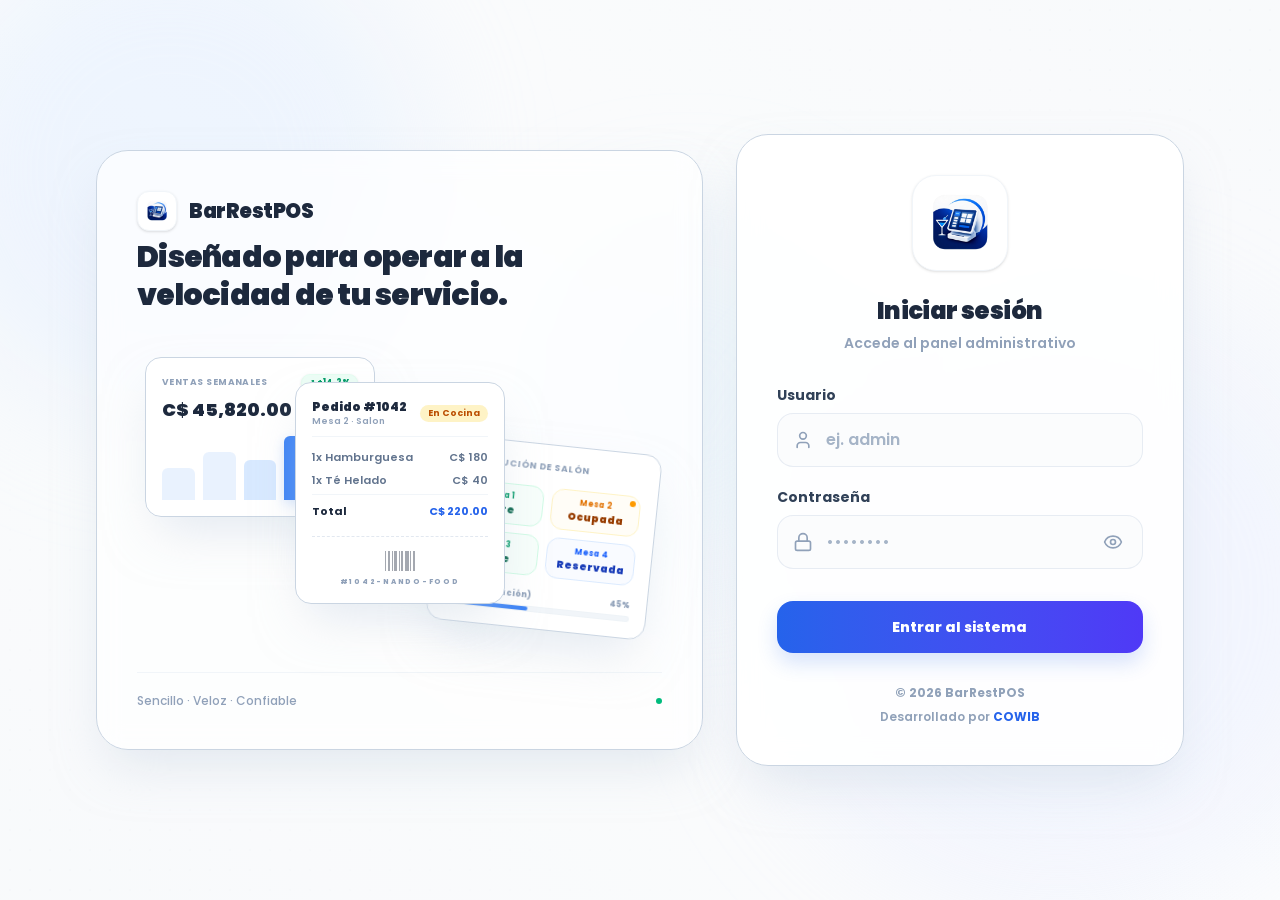
<file: wwwroot/index.html>
<!doctype html>
<html lang="es">

<head>
  <meta charset="UTF-8" />
  <link rel="icon" type="image/svg+xml" href="./assets/logo-BGH8nVVf.png" />
  <meta name="viewport" content="width=device-width, initial-scale=1.0" />
  <link rel="preconnect" href="https://fonts.googleapis.com" />
  <link rel="preconnect" href="https://fonts.gstatic.com" crossorigin />
  <link href="https://fonts.googleapis.com/css2?family=Poppins:wght@400;500;600;700&display=swap" rel="stylesheet" />
  <title>BarRestPOS - Sistema de gestion para bar y restaurante</title>
  <script type="module" crossorigin src="./assets/index-CcFE95hB.js"></script>
  <link rel="stylesheet" crossorigin href="./assets/index-CUjz20GC.css">
</head>

<body>
  <div id="root"></div>
</body>

</html>
</file>
<file: wwwroot/assets/index-CUjz20GC.css>
@keyframes react-loading-skeleton{to{transform:translate(100%)}}.react-loading-skeleton{--base-color: #ebebeb;--highlight-color: #f5f5f5;--animation-duration: 1.5s;--animation-direction: normal;--pseudo-element-display: block;background-color:var(--base-color);width:100%;border-radius:.25rem;display:inline-flex;line-height:1;position:relative;-webkit-user-select:none;user-select:none;overflow:hidden}.react-loading-skeleton:after{content:" ";display:var(--pseudo-element-display);position:absolute;top:0;left:0;right:0;height:100%;background-repeat:no-repeat;background-image:var( --custom-highlight-background, linear-gradient( 90deg, var(--base-color) 0%, var(--highlight-color) 50%, var(--base-color) 100% ) );transform:translate(-100%);animation-name:react-loading-skeleton;animation-direction:var(--animation-direction);animation-duration:var(--animation-duration);animation-timing-function:ease-in-out;animation-iteration-count:infinite}@media(prefers-reduced-motion){.react-loading-skeleton{--pseudo-element-display: none}}@layer properties{@supports (((-webkit-hyphens:none)) and (not (margin-trim:inline))) or ((-moz-orient:inline) and (not (color:rgb(from red r g b)))){*,:before,:after,::backdrop{--tw-translate-x:0;--tw-translate-y:0;--tw-translate-z:0;--tw-scale-x:1;--tw-scale-y:1;--tw-scale-z:1;--tw-rotate-x:initial;--tw-rotate-y:initial;--tw-rotate-z:initial;--tw-skew-x:initial;--tw-skew-y:initial;--tw-space-y-reverse:0;--tw-divide-y-reverse:0;--tw-border-style:solid;--tw-gradient-position:initial;--tw-gradient-from:#0000;--tw-gradient-via:#0000;--tw-gradient-to:#0000;--tw-gradient-stops:initial;--tw-gradient-via-stops:initial;--tw-gradient-from-position:0%;--tw-gradient-via-position:50%;--tw-gradient-to-position:100%;--tw-leading:initial;--tw-font-weight:initial;--tw-tracking:initial;--tw-ordinal:initial;--tw-slashed-zero:initial;--tw-numeric-figure:initial;--tw-numeric-spacing:initial;--tw-numeric-fraction:initial;--tw-shadow:0 0 #0000;--tw-shadow-color:initial;--tw-shadow-alpha:100%;--tw-inset-shadow:0 0 #0000;--tw-inset-shadow-color:initial;--tw-inset-shadow-alpha:100%;--tw-ring-color:initial;--tw-ring-shadow:0 0 #0000;--tw-inset-ring-color:initial;--tw-inset-ring-shadow:0 0 #0000;--tw-ring-inset:initial;--tw-ring-offset-width:0px;--tw-ring-offset-color:#fff;--tw-ring-offset-shadow:0 0 #0000;--tw-outline-style:solid;--tw-blur:initial;--tw-brightness:initial;--tw-contrast:initial;--tw-grayscale:initial;--tw-hue-rotate:initial;--tw-invert:initial;--tw-opacity:initial;--tw-saturate:initial;--tw-sepia:initial;--tw-drop-shadow:initial;--tw-drop-shadow-color:initial;--tw-drop-shadow-alpha:100%;--tw-drop-shadow-size:initial;--tw-backdrop-blur:initial;--tw-backdrop-brightness:initial;--tw-backdrop-contrast:initial;--tw-backdrop-grayscale:initial;--tw-backdrop-hue-rotate:initial;--tw-backdrop-invert:initial;--tw-backdrop-opacity:initial;--tw-backdrop-saturate:initial;--tw-backdrop-sepia:initial;--tw-duration:initial;--tw-ease:initial}}}@layer theme{:root,:host{--font-sans:"Poppins", system-ui, sans-serif;--font-mono:ui-monospace, SFMono-Regular, Menlo, Monaco, Consolas, "Liberation Mono", "Courier New", monospace;--color-red-50:oklch(97.1% .013 17.38);--color-red-100:oklch(93.6% .032 17.717);--color-red-200:oklch(88.5% .062 18.334);--color-red-300:oklch(80.8% .114 19.571);--color-red-400:oklch(70.4% .191 22.216);--color-red-500:oklch(63.7% .237 25.331);--color-red-600:oklch(57.7% .245 27.325);--color-red-700:oklch(50.5% .213 27.518);--color-red-800:oklch(44.4% .177 26.899);--color-red-900:oklch(39.6% .141 25.723);--color-orange-50:oklch(98% .016 73.684);--color-orange-100:oklch(95.4% .038 75.164);--color-orange-200:oklch(90.1% .076 70.697);--color-orange-300:oklch(83.7% .128 66.29);--color-orange-400:oklch(75% .183 55.934);--color-orange-500:oklch(70.5% .213 47.604);--color-orange-600:oklch(64.6% .222 41.116);--color-orange-700:oklch(55.3% .195 38.402);--color-orange-800:oklch(47% .157 37.304);--color-orange-900:oklch(40.8% .123 38.172);--color-amber-50:oklch(98.7% .022 95.277);--color-amber-100:oklch(96.2% .059 95.617);--color-amber-200:oklch(92.4% .12 95.746);--color-amber-300:oklch(87.9% .169 91.605);--color-amber-400:oklch(82.8% .189 84.429);--color-amber-500:oklch(76.9% .188 70.08);--color-amber-600:oklch(66.6% .179 58.318);--color-amber-700:oklch(55.5% .163 48.998);--color-amber-800:oklch(47.3% .137 46.201);--color-amber-900:oklch(41.4% .112 45.904);--color-amber-950:oklch(27.9% .077 45.635);--color-yellow-50:oklch(98.7% .026 102.212);--color-yellow-300:oklch(90.5% .182 98.111);--color-yellow-600:oklch(68.1% .162 75.834);--color-green-100:oklch(96.2% .044 156.743);--color-green-600:oklch(62.7% .194 149.214);--color-emerald-50:oklch(97.9% .021 166.113);--color-emerald-100:oklch(95% .052 163.051);--color-emerald-200:oklch(90.5% .093 164.15);--color-emerald-300:oklch(84.5% .143 164.978);--color-emerald-400:oklch(76.5% .177 163.223);--color-emerald-500:oklch(69.6% .17 162.48);--color-emerald-600:oklch(59.6% .145 163.225);--color-emerald-700:oklch(50.8% .118 165.612);--color-emerald-800:oklch(43.2% .095 166.913);--color-emerald-900:oklch(37.8% .077 168.94);--color-emerald-950:oklch(26.2% .051 172.552);--color-teal-50:oklch(98.4% .014 180.72);--color-teal-100:oklch(95.3% .051 180.801);--color-teal-400:oklch(77.7% .152 181.912);--color-teal-500:oklch(70.4% .14 182.503);--color-teal-600:oklch(60% .118 184.704);--color-cyan-50:oklch(98.4% .019 200.873);--color-cyan-100:oklch(95.6% .045 203.388);--color-cyan-600:oklch(60.9% .126 221.723);--color-sky-50:oklch(97.7% .013 236.62);--color-sky-100:oklch(95.1% .026 236.824);--color-sky-200:oklch(90.1% .058 230.902);--color-sky-300:oklch(82.8% .111 230.318);--color-sky-400:oklch(74.6% .16 232.661);--color-sky-500:oklch(68.5% .169 237.323);--color-sky-600:oklch(58.8% .158 241.966);--color-sky-700:oklch(50% .134 242.749);--color-sky-800:oklch(44.3% .11 240.79);--color-blue-50:oklch(97% .014 254.604);--color-blue-100:oklch(93.2% .032 255.585);--color-blue-200:oklch(88.2% .059 254.128);--color-blue-300:oklch(80.9% .105 251.813);--color-blue-400:oklch(70.7% .165 254.624);--color-blue-500:oklch(62.3% .214 259.815);--color-blue-600:oklch(54.6% .245 262.881);--color-blue-700:oklch(48.8% .243 264.376);--color-blue-800:oklch(42.4% .199 265.638);--color-blue-900:oklch(37.9% .146 265.522);--color-blue-950:oklch(28.2% .091 267.935);--color-indigo-50:oklch(96.2% .018 272.314);--color-indigo-100:oklch(93% .034 272.788);--color-indigo-300:oklch(78.5% .115 274.713);--color-indigo-400:oklch(67.3% .182 276.935);--color-indigo-500:oklch(58.5% .233 277.117);--color-indigo-600:oklch(51.1% .262 276.966);--color-indigo-700:oklch(45.7% .24 277.023);--color-indigo-800:oklch(39.8% .195 277.366);--color-indigo-900:oklch(35.9% .144 278.697);--color-indigo-950:oklch(25.7% .09 281.288);--color-violet-50:oklch(96.9% .016 293.756);--color-violet-100:oklch(94.3% .029 294.588);--color-violet-200:oklch(89.4% .057 293.283);--color-violet-300:oklch(81.1% .111 293.571);--color-violet-400:oklch(70.2% .183 293.541);--color-violet-500:oklch(60.6% .25 292.717);--color-violet-600:oklch(54.1% .281 293.009);--color-violet-700:oklch(49.1% .27 292.581);--color-violet-800:oklch(43.2% .232 292.759);--color-violet-900:oklch(38% .189 293.745);--color-violet-950:oklch(28.3% .141 291.089);--color-purple-50:oklch(97.7% .014 308.299);--color-purple-100:oklch(94.6% .033 307.174);--color-purple-200:oklch(90.2% .063 306.703);--color-purple-300:oklch(82.7% .119 306.383);--color-purple-400:oklch(71.4% .203 305.504);--color-purple-500:oklch(62.7% .265 303.9);--color-purple-600:oklch(55.8% .288 302.321);--color-purple-700:oklch(49.6% .265 301.924);--color-purple-900:oklch(38.1% .176 304.987);--color-fuchsia-50:oklch(97.7% .017 320.058);--color-fuchsia-100:oklch(95.2% .037 318.852);--color-fuchsia-400:oklch(74% .238 322.16);--color-fuchsia-500:oklch(66.7% .295 322.15);--color-fuchsia-600:oklch(59.1% .293 322.896);--color-rose-50:oklch(96.9% .015 12.422);--color-rose-100:oklch(94.1% .03 12.58);--color-rose-200:oklch(89.2% .058 10.001);--color-rose-300:oklch(81% .117 11.638);--color-rose-400:oklch(71.2% .194 13.428);--color-rose-500:oklch(64.5% .246 16.439);--color-rose-600:oklch(58.6% .253 17.585);--color-rose-700:oklch(51.4% .222 16.935);--color-rose-800:oklch(45.5% .188 13.697);--color-rose-900:oklch(41% .159 10.272);--color-rose-950:oklch(27.1% .105 12.094);--color-slate-50:oklch(98.4% .003 247.858);--color-slate-100:oklch(96.8% .007 247.896);--color-slate-200:oklch(92.9% .013 255.508);--color-slate-300:oklch(86.9% .022 252.894);--color-slate-400:oklch(70.4% .04 256.788);--color-slate-500:oklch(55.4% .046 257.417);--color-slate-600:oklch(44.6% .043 257.281);--color-slate-700:oklch(37.2% .044 257.287);--color-slate-800:oklch(27.9% .041 260.031);--color-slate-900:oklch(20.8% .042 265.755);--color-slate-950:oklch(12.9% .042 264.695);--color-black:#000;--color-white:#fff;--spacing:.25rem;--container-xs:20rem;--container-sm:24rem;--container-md:28rem;--container-lg:32rem;--container-xl:36rem;--container-2xl:42rem;--container-3xl:48rem;--container-4xl:56rem;--container-5xl:64rem;--container-6xl:72rem;--container-7xl:80rem;--text-xs:.75rem;--text-xs--line-height:calc(1 / .75);--text-sm:.875rem;--text-sm--line-height:calc(1.25 / .875);--text-base:1rem;--text-base--line-height: 1.5 ;--text-lg:1.125rem;--text-lg--line-height:calc(1.75 / 1.125);--text-xl:1.25rem;--text-xl--line-height:calc(1.75 / 1.25);--text-2xl:1.5rem;--text-2xl--line-height:calc(2 / 1.5);--text-3xl:1.875rem;--text-3xl--line-height: 1.2 ;--font-weight-normal:400;--font-weight-medium:500;--font-weight-semibold:600;--font-weight-bold:700;--font-weight-extrabold:800;--font-weight-black:900;--tracking-tight:-.025em;--tracking-wide:.025em;--tracking-wider:.05em;--tracking-widest:.1em;--leading-tight:1.25;--leading-snug:1.375;--leading-relaxed:1.625;--radius-sm:.25rem;--radius-md:.375rem;--radius-lg:.5rem;--radius-xl:.75rem;--radius-2xl:1rem;--radius-3xl:1.5rem;--drop-shadow-sm:0 1px 2px #00000026;--drop-shadow-md:0 3px 3px #0000001f;--ease-out:cubic-bezier(0, 0, .2, 1);--ease-in-out:cubic-bezier(.4, 0, .2, 1);--animate-spin:spin 1s linear infinite;--animate-ping:ping 1s cubic-bezier(0, 0, .2, 1) infinite;--animate-pulse:pulse 2s cubic-bezier(.4, 0, .6, 1) infinite;--animate-bounce:bounce 1s infinite;--blur-sm:8px;--blur-md:12px;--blur-xl:24px;--blur-3xl:64px;--default-transition-duration:.15s;--default-transition-timing-function:cubic-bezier(.4, 0, .2, 1);--default-font-family:var(--font-sans);--default-mono-font-family:var(--font-mono);--color-primary-50:#eff6ff;--color-primary-100:#dbeafe;--color-primary-200:#bfdbfe;--color-primary-300:#93c5fd;--color-primary-400:#60a5fa;--color-primary-500:#3b82f6;--color-primary-600:#2563eb;--color-primary-700:#1d4ed8;--color-primary-800:#1e40af;--color-primary-900:#1e3a8a}}@layer base{*,:after,:before,::backdrop{box-sizing:border-box;border:0 solid;margin:0;padding:0}::file-selector-button{box-sizing:border-box;border:0 solid;margin:0;padding:0}html,:host{-webkit-text-size-adjust:100%;tab-size:4;line-height:1.5;font-family:var(--default-font-family,ui-sans-serif, system-ui, sans-serif, "Apple Color Emoji", "Segoe UI Emoji", "Segoe UI Symbol", "Noto Color Emoji");font-feature-settings:var(--default-font-feature-settings,normal);font-variation-settings:var(--default-font-variation-settings,normal);-webkit-tap-highlight-color:transparent}hr{height:0;color:inherit;border-top-width:1px}abbr:where([title]){-webkit-text-decoration:underline dotted;text-decoration:underline dotted}h1,h2,h3,h4,h5,h6{font-size:inherit;font-weight:inherit}a{color:inherit;-webkit-text-decoration:inherit;text-decoration:inherit}b,strong{font-weight:bolder}code,kbd,samp,pre{font-family:var(--default-mono-font-family,ui-monospace, SFMono-Regular, Menlo, Monaco, Consolas, "Liberation Mono", "Courier New", monospace);font-feature-settings:var(--default-mono-font-feature-settings,normal);font-variation-settings:var(--default-mono-font-variation-settings,normal);font-size:1em}small{font-size:80%}sub,sup{vertical-align:baseline;font-size:75%;line-height:0;position:relative}sub{bottom:-.25em}sup{top:-.5em}table{text-indent:0;border-color:inherit;border-collapse:collapse}:-moz-focusring{outline:auto}progress{vertical-align:baseline}summary{display:list-item}ol,ul,menu{list-style:none}img,svg,video,canvas,audio,iframe,embed,object{vertical-align:middle;display:block}img,video{max-width:100%;height:auto}button,input,select,optgroup,textarea{font:inherit;font-feature-settings:inherit;font-variation-settings:inherit;letter-spacing:inherit;color:inherit;opacity:1;background-color:#0000;border-radius:0}::file-selector-button{font:inherit;font-feature-settings:inherit;font-variation-settings:inherit;letter-spacing:inherit;color:inherit;opacity:1;background-color:#0000;border-radius:0}:where(select:is([multiple],[size])) optgroup{font-weight:bolder}:where(select:is([multiple],[size])) optgroup option{padding-inline-start:20px}::file-selector-button{margin-inline-end:4px}::placeholder{opacity:1}@supports (not ((-webkit-appearance:-apple-pay-button))) or (contain-intrinsic-size:1px){::placeholder{color:currentColor}@supports (color:color-mix(in lab,red,red)){::placeholder{color:color-mix(in oklab,currentcolor 50%,transparent)}}}textarea{resize:vertical}::-webkit-search-decoration{-webkit-appearance:none}::-webkit-date-and-time-value{min-height:1lh;text-align:inherit}::-webkit-datetime-edit{display:inline-flex}::-webkit-datetime-edit-fields-wrapper{padding:0}::-webkit-datetime-edit{padding-block:0}::-webkit-datetime-edit-year-field{padding-block:0}::-webkit-datetime-edit-month-field{padding-block:0}::-webkit-datetime-edit-day-field{padding-block:0}::-webkit-datetime-edit-hour-field{padding-block:0}::-webkit-datetime-edit-minute-field{padding-block:0}::-webkit-datetime-edit-second-field{padding-block:0}::-webkit-datetime-edit-millisecond-field{padding-block:0}::-webkit-datetime-edit-meridiem-field{padding-block:0}::-webkit-calendar-picker-indicator{line-height:1}:-moz-ui-invalid{box-shadow:none}button,input:where([type=button],[type=reset],[type=submit]){appearance:button}::file-selector-button{appearance:button}::-webkit-inner-spin-button{height:auto}::-webkit-outer-spin-button{height:auto}[hidden]:where(:not([hidden=until-found])){display:none!important}body{background-color:var(--color-white);color:var(--color-slate-800);-webkit-font-smoothing:antialiased;-moz-osx-font-smoothing:grayscale}html.dark body{background-color:var(--color-slate-900);color:var(--color-slate-100)}}@layer components;@layer utilities{.pointer-events-auto{pointer-events:auto}.pointer-events-none{pointer-events:none}.visible{visibility:visible}.sr-only{clip-path:inset(50%);white-space:nowrap;border-width:0;width:1px;height:1px;margin:-1px;padding:0;position:absolute;overflow:hidden}.absolute{position:absolute}.fixed{position:fixed}.relative{position:relative}.static{position:static}.sticky{position:sticky}.inset-0{inset:calc(var(--spacing) * 0)}.inset-x-3{inset-inline:calc(var(--spacing) * 3)}.inset-y-0{inset-block:calc(var(--spacing) * 0)}.start{inset-inline-start:var(--spacing)}.end{inset-inline-end:var(--spacing)}.-top-1{top:calc(var(--spacing) * -1)}.-top-1\.5{top:calc(var(--spacing) * -1.5)}.-top-7{top:calc(var(--spacing) * -7)}.-top-20{top:calc(var(--spacing) * -20)}.top-0{top:calc(var(--spacing) * 0)}.top-0\.5{top:calc(var(--spacing) * .5)}.top-1{top:calc(var(--spacing) * 1)}.top-1\/2{top:50%}.top-2{top:calc(var(--spacing) * 2)}.top-2\.5{top:calc(var(--spacing) * 2.5)}.top-3{top:calc(var(--spacing) * 3)}.top-4{top:calc(var(--spacing) * 4)}.top-6{top:calc(var(--spacing) * 6)}.top-7{top:calc(var(--spacing) * 7)}.top-9{top:calc(var(--spacing) * 9)}.top-10{top:calc(var(--spacing) * 10)}.top-\[25\%\]{top:25%}.top-\[55\%\]{top:55%}.top-\[60\%\]{top:60%}.top-\[65\%\]{top:65%}.top-full{top:100%}.-right-1{right:calc(var(--spacing) * -1)}.-right-1\.5{right:calc(var(--spacing) * -1.5)}.-right-10{right:calc(var(--spacing) * -10)}.-right-20{right:calc(var(--spacing) * -20)}.right-0{right:calc(var(--spacing) * 0)}.right-0\.5{right:calc(var(--spacing) * .5)}.right-1{right:calc(var(--spacing) * 1)}.right-2{right:calc(var(--spacing) * 2)}.right-3{right:calc(var(--spacing) * 3)}.-bottom-1{bottom:calc(var(--spacing) * -1)}.-bottom-1\.5{bottom:calc(var(--spacing) * -1.5)}.bottom-0{bottom:calc(var(--spacing) * 0)}.bottom-0\.5{bottom:calc(var(--spacing) * .5)}.bottom-1{bottom:calc(var(--spacing) * 1)}.bottom-2{bottom:calc(var(--spacing) * 2)}.bottom-6{bottom:calc(var(--spacing) * 6)}.bottom-10{bottom:calc(var(--spacing) * 10)}.-left-1{left:calc(var(--spacing) * -1)}.-left-10{left:calc(var(--spacing) * -10)}.-left-20{left:calc(var(--spacing) * -20)}.-left-\[45px\]{left:-45px}.left-0{left:calc(var(--spacing) * 0)}.left-0\.5{left:calc(var(--spacing) * .5)}.left-1\/2{left:50%}.left-1\/3{left:33.3333%}.left-2{left:calc(var(--spacing) * 2)}.left-2\.5{left:calc(var(--spacing) * 2.5)}.left-3{left:calc(var(--spacing) * 3)}.left-3\.5{left:calc(var(--spacing) * 3.5)}.left-4{left:calc(var(--spacing) * 4)}.left-\[40\%\]{left:40%}.left-\[45\%\]{left:45%}.left-\[48\%\]{left:48%}.left-\[52\%\]{left:52%}.-z-10{z-index:-10}.z-10{z-index:10}.z-20{z-index:20}.z-30{z-index:30}.z-40{z-index:40}.z-50{z-index:50}.z-\[60\]{z-index:60}.z-\[100\]{z-index:100}.z-\[200\]{z-index:200}.z-\[201\]{z-index:201}.z-\[250\]{z-index:250}.z-\[350\]{z-index:350}.z-\[400\]{z-index:400}.z-\[9999\]{z-index:9999}.col-span-1{grid-column:span 1/span 1}.col-span-2{grid-column:span 2/span 2}.col-span-full{grid-column:1/-1}.float-left{float:left}.m-1{margin:calc(var(--spacing) * 1)}.m-2{margin:calc(var(--spacing) * 2)}.m-3{margin:calc(var(--spacing) * 3)}.m-4{margin:calc(var(--spacing) * 4)}.m-5{margin:calc(var(--spacing) * 5)}.m-auto{margin:auto}.mx-1{margin-inline:calc(var(--spacing) * 1)}.mx-2{margin-inline:calc(var(--spacing) * 2)}.mx-3{margin-inline:calc(var(--spacing) * 3)}.mx-4{margin-inline:calc(var(--spacing) * 4)}.mx-5{margin-inline:calc(var(--spacing) * 5)}.mx-auto{margin-inline:auto}.my-1{margin-block:calc(var(--spacing) * 1)}.my-2{margin-block:calc(var(--spacing) * 2)}.my-3{margin-block:calc(var(--spacing) * 3)}.my-4{margin-block:calc(var(--spacing) * 4)}.my-5{margin-block:calc(var(--spacing) * 5)}.my-6{margin-block:calc(var(--spacing) * 6)}.my-auto{margin-block:auto}.mt-0\.5{margin-top:calc(var(--spacing) * .5)}.mt-1{margin-top:calc(var(--spacing) * 1)}.mt-1\.5{margin-top:calc(var(--spacing) * 1.5)}.mt-2{margin-top:calc(var(--spacing) * 2)}.mt-3{margin-top:calc(var(--spacing) * 3)}.mt-3\.5{margin-top:calc(var(--spacing) * 3.5)}.mt-4{margin-top:calc(var(--spacing) * 4)}.mt-5{margin-top:calc(var(--spacing) * 5)}.mt-6{margin-top:calc(var(--spacing) * 6)}.mt-8{margin-top:calc(var(--spacing) * 8)}.mt-10{margin-top:calc(var(--spacing) * 10)}.mt-12{margin-top:calc(var(--spacing) * 12)}.mt-auto{margin-top:auto}.mr-1{margin-right:calc(var(--spacing) * 1)}.mr-1\.5{margin-right:calc(var(--spacing) * 1.5)}.mr-2{margin-right:calc(var(--spacing) * 2)}.mr-3{margin-right:calc(var(--spacing) * 3)}.mr-4{margin-right:calc(var(--spacing) * 4)}.mr-5{margin-right:calc(var(--spacing) * 5)}.mb-0{margin-bottom:calc(var(--spacing) * 0)}.mb-1{margin-bottom:calc(var(--spacing) * 1)}.mb-1\.5{margin-bottom:calc(var(--spacing) * 1.5)}.mb-2{margin-bottom:calc(var(--spacing) * 2)}.mb-3{margin-bottom:calc(var(--spacing) * 3)}.mb-4{margin-bottom:calc(var(--spacing) * 4)}.mb-5{margin-bottom:calc(var(--spacing) * 5)}.mb-6{margin-bottom:calc(var(--spacing) * 6)}.mb-8{margin-bottom:calc(var(--spacing) * 8)}.ml-1{margin-left:calc(var(--spacing) * 1)}.ml-1\.5{margin-left:calc(var(--spacing) * 1.5)}.ml-2{margin-left:calc(var(--spacing) * 2)}.ml-3{margin-left:calc(var(--spacing) * 3)}.ml-4{margin-left:calc(var(--spacing) * 4)}.ml-5{margin-left:calc(var(--spacing) * 5)}.ml-auto{margin-left:auto}.box-border{box-sizing:border-box}.line-clamp-2{-webkit-line-clamp:2;-webkit-box-orient:vertical;display:-webkit-box;overflow:hidden}.line-clamp-3{-webkit-line-clamp:3;-webkit-box-orient:vertical;display:-webkit-box;overflow:hidden}.block{display:block}.contents{display:contents}.flex{display:flex}.grid{display:grid}.hidden{display:none}.inline{display:inline}.inline-block{display:inline-block}.inline-flex{display:inline-flex}.table{display:table}.h-1{height:calc(var(--spacing) * 1)}.h-1\.5{height:calc(var(--spacing) * 1.5)}.h-2{height:calc(var(--spacing) * 2)}.h-2\.5{height:calc(var(--spacing) * 2.5)}.h-3{height:calc(var(--spacing) * 3)}.h-3\.5{height:calc(var(--spacing) * 3.5)}.h-4{height:calc(var(--spacing) * 4)}.h-4\.5{height:calc(var(--spacing) * 4.5)}.h-5{height:calc(var(--spacing) * 5)}.h-6{height:calc(var(--spacing) * 6)}.h-7{height:calc(var(--spacing) * 7)}.h-8{height:calc(var(--spacing) * 8)}.h-9{height:calc(var(--spacing) * 9)}.h-10{height:calc(var(--spacing) * 10)}.h-11{height:calc(var(--spacing) * 11)}.h-12{height:calc(var(--spacing) * 12)}.h-14{height:calc(var(--spacing) * 14)}.h-16{height:calc(var(--spacing) * 16)}.h-20{height:calc(var(--spacing) * 20)}.h-22{height:calc(var(--spacing) * 22)}.h-24{height:calc(var(--spacing) * 24)}.h-28{height:calc(var(--spacing) * 28)}.h-32{height:calc(var(--spacing) * 32)}.h-36{height:calc(var(--spacing) * 36)}.h-40{height:calc(var(--spacing) * 40)}.h-44{height:calc(var(--spacing) * 44)}.h-64{height:calc(var(--spacing) * 64)}.h-\[4px\]{height:4px}.h-\[15px\]{height:15px}.h-\[36px\]{height:36px}.h-\[300px\]{height:300px}.h-\[320px\]{height:320px}.h-\[350px\]{height:350px}.h-\[400px\]{height:400px}.h-\[500px\]{height:500px}.h-\[600px\]{height:600px}.h-\[calc\(100vh-1\.5rem\)\]{height:calc(100vh - 1.5rem)}.h-\[calc\(100vh-80px\)\]{height:calc(100vh - 80px)}.h-full{height:100%}.h-px{height:1px}.h-screen{height:100vh}.max-h-20{max-height:calc(var(--spacing) * 20)}.max-h-48{max-height:calc(var(--spacing) * 48)}.max-h-60{max-height:calc(var(--spacing) * 60)}.max-h-\[55vh\]{max-height:55vh}.max-h-\[75vh\]{max-height:75vh}.max-h-\[92vh\]{max-height:92vh}.max-h-\[95vh\]{max-height:95vh}.max-h-\[420px\]{max-height:420px}.max-h-\[min\(24rem\,70vh\)\]{max-height:min(24rem,70vh)}.max-h-\[min\(24rem\,75dvh\)\]{max-height:min(24rem,75dvh)}.max-h-\[min\(50dvh\,22rem\)\]{max-height:min(50dvh,22rem)}.max-h-\[min\(60vh\,420px\)\]{max-height:min(60vh,420px)}.max-h-\[min\(65dvh\,520px\)\]{max-height:min(65dvh,520px)}.max-h-\[min\(70dvh\,520px\)\]{max-height:min(70dvh,520px)}.max-h-\[min\(72dvh\,78vh\)\]{max-height:min(72dvh,78vh)}.max-h-\[min\(88dvh\,92vh\)\]{max-height:min(88dvh,92vh)}.max-h-\[min\(90dvh\,calc\(100svh-env\(safe-area-inset-top\,0px\)-env\(safe-area-inset-bottom\,0px\)-0\.75rem\)\)\]{max-height:min(90dvh,calc(100svh - env(safe-area-inset-top,0px) - env(safe-area-inset-bottom,0px) - .75rem))}.max-h-full{max-height:100%}.min-h-0{min-height:calc(var(--spacing) * 0)}.min-h-10{min-height:calc(var(--spacing) * 10)}.min-h-11{min-height:calc(var(--spacing) * 11)}.min-h-\[1rem\]{min-height:1rem}.min-h-\[4px\]{min-height:4px}.min-h-\[5\.5rem\]{min-height:5.5rem}.min-h-\[40px\]{min-height:40px}.min-h-\[44px\]{min-height:44px}.min-h-\[48px\]{min-height:48px}.min-h-\[52px\]{min-height:52px}.min-h-\[52vh\]{min-height:52vh}.min-h-\[60px\]{min-height:60px}.min-h-\[60vh\]{min-height:60vh}.min-h-\[96px\]{min-height:96px}.min-h-\[170px\]{min-height:170px}.min-h-\[200px\]{min-height:200px}.min-h-\[220px\]{min-height:220px}.min-h-\[300px\]{min-height:300px}.min-h-\[340px\]{min-height:340px}.min-h-\[calc\(100dvh-1rem\)\]{min-height:calc(100dvh - 1rem)}.min-h-\[min\(42vh\,16rem\)\]{min-height:min(42vh,16rem)}.min-h-screen{min-height:100vh}.w-1\.5{width:calc(var(--spacing) * 1.5)}.w-2{width:calc(var(--spacing) * 2)}.w-2\.5{width:calc(var(--spacing) * 2.5)}.w-3{width:calc(var(--spacing) * 3)}.w-3\.5{width:calc(var(--spacing) * 3.5)}.w-4{width:calc(var(--spacing) * 4)}.w-4\.5{width:calc(var(--spacing) * 4.5)}.w-5{width:calc(var(--spacing) * 5)}.w-6{width:calc(var(--spacing) * 6)}.w-7{width:calc(var(--spacing) * 7)}.w-8{width:calc(var(--spacing) * 8)}.w-9{width:calc(var(--spacing) * 9)}.w-10{width:calc(var(--spacing) * 10)}.w-11{width:calc(var(--spacing) * 11)}.w-12{width:calc(var(--spacing) * 12)}.w-14{width:calc(var(--spacing) * 14)}.w-16{width:calc(var(--spacing) * 16)}.w-20{width:calc(var(--spacing) * 20)}.w-22{width:calc(var(--spacing) * 22)}.w-24{width:calc(var(--spacing) * 24)}.w-28{width:calc(var(--spacing) * 28)}.w-32{width:calc(var(--spacing) * 32)}.w-36{width:calc(var(--spacing) * 36)}.w-64{width:calc(var(--spacing) * 64)}.w-80{width:calc(var(--spacing) * 80)}.w-\[1\.5px\]{width:1.5px}.w-\[1px\]{width:1px}.w-\[2\.5px\]{width:2.5px}.w-\[2px\]{width:2px}.w-\[3px\]{width:3px}.w-\[4px\]{width:4px}.w-\[6\.875rem\]{width:6.875rem}.w-\[15px\]{width:15px}.w-\[36px\]{width:36px}.w-\[46px\]{width:46px}.w-\[82\%\]{width:82%}.w-\[92px\]{width:92px}.w-\[112px\]{width:112px}.w-\[210px\]{width:210px}.w-\[220px\]{width:220px}.w-\[230px\]{width:230px}.w-\[300px\]{width:300px}.w-\[350px\]{width:350px}.w-\[400px\]{width:400px}.w-\[500px\]{width:500px}.w-\[600px\]{width:600px}.w-\[min\(19rem\,calc\(100vw-1\.25rem\)\)\]{width:min(19rem,100vw - 1.25rem)}.w-\[min\(22rem\,calc\(100vw-1\.25rem\)\)\]{width:min(22rem,100vw - 1.25rem)}.w-\[min\(28vw\,9rem\)\]{width:min(28vw,9rem)}.w-auto{width:auto}.w-fit{width:fit-content}.w-full{width:100%}.w-max{width:max-content}.w-px{width:1px}.max-w-2xl{max-width:var(--container-2xl)}.max-w-3xl{max-width:var(--container-3xl)}.max-w-4xl{max-width:var(--container-4xl)}.max-w-5xl{max-width:var(--container-5xl)}.max-w-6xl{max-width:var(--container-6xl)}.max-w-7xl{max-width:var(--container-7xl)}.max-w-\[8rem\]{max-width:8rem}.max-w-\[10rem\]{max-width:10rem}.max-w-\[90px\]{max-width:90px}.max-w-\[100px\]{max-width:100px}.max-w-\[140px\]{max-width:140px}.max-w-\[150px\]{max-width:150px}.max-w-\[200px\]{max-width:200px}.max-w-\[220px\]{max-width:220px}.max-w-\[280px\]{max-width:280px}.max-w-\[320px\]{max-width:320px}.max-w-\[380px\]{max-width:380px}.max-w-\[420px\]{max-width:420px}.max-w-\[min\(440px\,calc\(100vw-1\.5rem\)\)\]{max-width:min(440px,100vw - 1.5rem)}.max-w-full{max-width:100%}.max-w-lg{max-width:var(--container-lg)}.max-w-md{max-width:var(--container-md)}.max-w-sm{max-width:var(--container-sm)}.max-w-xl{max-width:var(--container-xl)}.max-w-xs{max-width:var(--container-xs)}.min-w-0{min-width:calc(var(--spacing) * 0)}.min-w-5{min-width:calc(var(--spacing) * 5)}.min-w-\[4px\]{min-width:4px}.min-w-\[4rem\]{min-width:4rem}.min-w-\[6rem\]{min-width:6rem}.min-w-\[48px\]{min-width:48px}.min-w-\[110px\]{min-width:110px}.min-w-\[160px\]{min-width:160px}.min-w-\[400px\]{min-width:400px}.min-w-\[640px\]{min-width:640px}.min-w-\[720px\]{min-width:720px}.min-w-\[760px\]{min-width:760px}.min-w-\[820px\]{min-width:820px}.min-w-\[900px\]{min-width:900px}.min-w-\[920px\]{min-width:920px}.min-w-\[980px\]{min-width:980px}.min-w-full{min-width:100%}.flex-1{flex:1}.flex-shrink-0,.shrink-0{flex-shrink:0}.border-collapse{border-collapse:collapse}.origin-center{transform-origin:50%}.origin-top-left{transform-origin:0 0}.-translate-x-1\/2{--tw-translate-x: -50% ;translate:var(--tw-translate-x) var(--tw-translate-y)}.-translate-x-\[120\%\]{--tw-translate-x: -120% ;translate:var(--tw-translate-x) var(--tw-translate-y)}.-translate-x-full{--tw-translate-x:-100%;translate:var(--tw-translate-x) var(--tw-translate-y)}.translate-x-0{--tw-translate-x:calc(var(--spacing) * 0);translate:var(--tw-translate-x) var(--tw-translate-y)}.translate-x-1{--tw-translate-x:calc(var(--spacing) * 1);translate:var(--tw-translate-x) var(--tw-translate-y)}.translate-x-6{--tw-translate-x:calc(var(--spacing) * 6);translate:var(--tw-translate-x) var(--tw-translate-y)}.-translate-y-1\/2{--tw-translate-y: -50% ;translate:var(--tw-translate-x) var(--tw-translate-y)}.scale-95{--tw-scale-x:95%;--tw-scale-y:95%;--tw-scale-z:95%;scale:var(--tw-scale-x) var(--tw-scale-y)}.-rotate-90{rotate:-90deg}.rotate-6{rotate:6deg}.transform{transform:var(--tw-rotate-x,) var(--tw-rotate-y,) var(--tw-rotate-z,) var(--tw-skew-x,) var(--tw-skew-y,)}.animate-bounce{animation:var(--animate-bounce)}.animate-ping{animation:var(--animate-ping)}.animate-pulse{animation:var(--animate-pulse)}.animate-spin{animation:var(--animate-spin)}.cursor-default{cursor:default}.cursor-grab{cursor:grab}.cursor-not-allowed{cursor:not-allowed}.cursor-nwse-resize{cursor:nwse-resize}.cursor-pointer{cursor:pointer}.touch-manipulation{touch-action:manipulation}.resize{resize:both}.resize-none{resize:none}.auto-rows-max{grid-auto-rows:max-content}.auto-rows-min{grid-auto-rows:min-content}.grid-cols-1{grid-template-columns:repeat(1,minmax(0,1fr))}.grid-cols-2{grid-template-columns:repeat(2,minmax(0,1fr))}.flex-col{flex-direction:column}.flex-col-reverse{flex-direction:column-reverse}.flex-row{flex-direction:row}.flex-wrap{flex-wrap:wrap}.content-start{align-content:flex-start}.items-baseline{align-items:baseline}.items-center{align-items:center}.items-end{align-items:flex-end}.items-start{align-items:flex-start}.items-stretch{align-items:stretch}.justify-around{justify-content:space-around}.justify-between{justify-content:space-between}.justify-center{justify-content:center}.justify-end{justify-content:flex-end}.justify-start{justify-content:flex-start}.gap-0\.5{gap:calc(var(--spacing) * .5)}.gap-1{gap:calc(var(--spacing) * 1)}.gap-1\.5{gap:calc(var(--spacing) * 1.5)}.gap-2{gap:calc(var(--spacing) * 2)}.gap-2\.5{gap:calc(var(--spacing) * 2.5)}.gap-3{gap:calc(var(--spacing) * 3)}.gap-3\.5{gap:calc(var(--spacing) * 3.5)}.gap-4{gap:calc(var(--spacing) * 4)}.gap-5{gap:calc(var(--spacing) * 5)}.gap-6{gap:calc(var(--spacing) * 6)}.gap-8{gap:calc(var(--spacing) * 8)}.gap-\[1\.5px\]{gap:1.5px}:where(.space-y-0>:not(:last-child)){--tw-space-y-reverse:0;margin-block-start:calc(calc(var(--spacing) * 0) * var(--tw-space-y-reverse));margin-block-end:calc(calc(var(--spacing) * 0) * calc(1 - var(--tw-space-y-reverse)))}:where(.space-y-0\.5>:not(:last-child)){--tw-space-y-reverse:0;margin-block-start:calc(calc(var(--spacing) * .5) * var(--tw-space-y-reverse));margin-block-end:calc(calc(var(--spacing) * .5) * calc(1 - var(--tw-space-y-reverse)))}:where(.space-y-1>:not(:last-child)){--tw-space-y-reverse:0;margin-block-start:calc(calc(var(--spacing) * 1) * var(--tw-space-y-reverse));margin-block-end:calc(calc(var(--spacing) * 1) * calc(1 - var(--tw-space-y-reverse)))}:where(.space-y-1\.5>:not(:last-child)){--tw-space-y-reverse:0;margin-block-start:calc(calc(var(--spacing) * 1.5) * var(--tw-space-y-reverse));margin-block-end:calc(calc(var(--spacing) * 1.5) * calc(1 - var(--tw-space-y-reverse)))}:where(.space-y-2>:not(:last-child)){--tw-space-y-reverse:0;margin-block-start:calc(calc(var(--spacing) * 2) * var(--tw-space-y-reverse));margin-block-end:calc(calc(var(--spacing) * 2) * calc(1 - var(--tw-space-y-reverse)))}:where(.space-y-3>:not(:last-child)){--tw-space-y-reverse:0;margin-block-start:calc(calc(var(--spacing) * 3) * var(--tw-space-y-reverse));margin-block-end:calc(calc(var(--spacing) * 3) * calc(1 - var(--tw-space-y-reverse)))}:where(.space-y-3\.5>:not(:last-child)){--tw-space-y-reverse:0;margin-block-start:calc(calc(var(--spacing) * 3.5) * var(--tw-space-y-reverse));margin-block-end:calc(calc(var(--spacing) * 3.5) * calc(1 - var(--tw-space-y-reverse)))}:where(.space-y-4>:not(:last-child)){--tw-space-y-reverse:0;margin-block-start:calc(calc(var(--spacing) * 4) * var(--tw-space-y-reverse));margin-block-end:calc(calc(var(--spacing) * 4) * calc(1 - var(--tw-space-y-reverse)))}:where(.space-y-5>:not(:last-child)){--tw-space-y-reverse:0;margin-block-start:calc(calc(var(--spacing) * 5) * var(--tw-space-y-reverse));margin-block-end:calc(calc(var(--spacing) * 5) * calc(1 - var(--tw-space-y-reverse)))}:where(.space-y-6>:not(:last-child)){--tw-space-y-reverse:0;margin-block-start:calc(calc(var(--spacing) * 6) * var(--tw-space-y-reverse));margin-block-end:calc(calc(var(--spacing) * 6) * calc(1 - var(--tw-space-y-reverse)))}.gap-x-4{column-gap:calc(var(--spacing) * 4)}.gap-y-1\.5{row-gap:calc(var(--spacing) * 1.5)}:where(.divide-y>:not(:last-child)){--tw-divide-y-reverse:0;border-bottom-style:var(--tw-border-style);border-top-style:var(--tw-border-style);border-top-width:calc(1px * var(--tw-divide-y-reverse));border-bottom-width:calc(1px * calc(1 - var(--tw-divide-y-reverse)))}:where(.divide-slate-100>:not(:last-child)){border-color:var(--color-slate-100)}:where(.divide-slate-100\/60>:not(:last-child)){border-color:#f1f5f999}@supports (color:color-mix(in lab,red,red)){:where(.divide-slate-100\/60>:not(:last-child)){border-color:color-mix(in oklab,var(--color-slate-100) 60%,transparent)}}:where(.divide-slate-200>:not(:last-child)){border-color:var(--color-slate-200)}.self-end{align-self:flex-end}.truncate{text-overflow:ellipsis;white-space:nowrap;overflow:hidden}.overflow-auto{overflow:auto}.overflow-hidden{overflow:hidden}.overflow-visible{overflow:visible}.overflow-x-auto{overflow-x:auto}.overflow-x-hidden{overflow-x:hidden}.overflow-y-auto{overflow-y:auto}.overscroll-contain{overscroll-behavior:contain}.overscroll-y-contain{overscroll-behavior-y:contain}.rounded{border-radius:.25rem}.rounded-2xl{border-radius:var(--radius-2xl)}.rounded-3xl{border-radius:var(--radius-3xl)}.rounded-\[14px\]{border-radius:14px}.rounded-\[24px\]{border-radius:24px}.rounded-\[28px\]{border-radius:28px}.rounded-\[32px\]{border-radius:32px}.rounded-\[40px\]{border-radius:40px}.rounded-full{border-radius:3.40282e38px}.rounded-lg{border-radius:var(--radius-lg)}.rounded-md{border-radius:var(--radius-md)}.rounded-none{border-radius:0}.rounded-sm{border-radius:var(--radius-sm)}.rounded-xl{border-radius:var(--radius-xl)}.rounded-t{border-top-left-radius:.25rem;border-top-right-radius:.25rem}.rounded-t-2xl{border-top-left-radius:var(--radius-2xl);border-top-right-radius:var(--radius-2xl)}.rounded-t-md{border-top-left-radius:var(--radius-md);border-top-right-radius:var(--radius-md)}.rounded-b-2xl{border-bottom-right-radius:var(--radius-2xl);border-bottom-left-radius:var(--radius-2xl)}.border{border-style:var(--tw-border-style);border-width:1px}.border-0{border-style:var(--tw-border-style);border-width:0}.border-2{border-style:var(--tw-border-style);border-width:2px}.border-4{border-style:var(--tw-border-style);border-width:4px}.border-x{border-inline-style:var(--tw-border-style);border-inline-width:1px}.border-y{border-block-style:var(--tw-border-style);border-block-width:1px}.border-t{border-top-style:var(--tw-border-style);border-top-width:1px}.border-t-\[4px\]{border-top-style:var(--tw-border-style);border-top-width:4px}.border-r{border-right-style:var(--tw-border-style);border-right-width:1px}.border-b{border-bottom-style:var(--tw-border-style);border-bottom-width:1px}.border-l{border-left-style:var(--tw-border-style);border-left-width:1px}.border-l-4{border-left-style:var(--tw-border-style);border-left-width:4px}.border-dashed{--tw-border-style:dashed;border-style:dashed}.border-amber-100{border-color:var(--color-amber-100)}.border-amber-200{border-color:var(--color-amber-200)}.border-amber-200\/60{border-color:#fee68599}@supports (color:color-mix(in lab,red,red)){.border-amber-200\/60{border-color:color-mix(in oklab,var(--color-amber-200) 60%,transparent)}}.border-amber-200\/80{border-color:#fee685cc}@supports (color:color-mix(in lab,red,red)){.border-amber-200\/80{border-color:color-mix(in oklab,var(--color-amber-200) 80%,transparent)}}.border-amber-300\/40{border-color:#ffd23666}@supports (color:color-mix(in lab,red,red)){.border-amber-300\/40{border-color:color-mix(in oklab,var(--color-amber-300) 40%,transparent)}}.border-amber-400{border-color:var(--color-amber-400)}.border-amber-400\/80{border-color:#fcbb00cc}@supports (color:color-mix(in lab,red,red)){.border-amber-400\/80{border-color:color-mix(in oklab,var(--color-amber-400) 80%,transparent)}}.border-black\/5{border-color:#0000000d}@supports (color:color-mix(in lab,red,red)){.border-black\/5{border-color:color-mix(in oklab,var(--color-black) 5%,transparent)}}.border-blue-100{border-color:var(--color-blue-100)}.border-blue-100\/50{border-color:#dbeafe80}@supports (color:color-mix(in lab,red,red)){.border-blue-100\/50{border-color:color-mix(in oklab,var(--color-blue-100) 50%,transparent)}}.border-blue-200{border-color:var(--color-blue-200)}.border-cyan-100{border-color:var(--color-cyan-100)}.border-emerald-100{border-color:var(--color-emerald-100)}.border-emerald-100\/30{border-color:#d0fae54d}@supports (color:color-mix(in lab,red,red)){.border-emerald-100\/30{border-color:color-mix(in oklab,var(--color-emerald-100) 30%,transparent)}}.border-emerald-100\/50{border-color:#d0fae580}@supports (color:color-mix(in lab,red,red)){.border-emerald-100\/50{border-color:color-mix(in oklab,var(--color-emerald-100) 50%,transparent)}}.border-emerald-100\/60{border-color:#d0fae599}@supports (color:color-mix(in lab,red,red)){.border-emerald-100\/60{border-color:color-mix(in oklab,var(--color-emerald-100) 60%,transparent)}}.border-emerald-200{border-color:var(--color-emerald-200)}.border-emerald-200\/60{border-color:#a4f4cf99}@supports (color:color-mix(in lab,red,red)){.border-emerald-200\/60{border-color:color-mix(in oklab,var(--color-emerald-200) 60%,transparent)}}.border-emerald-400\/80{border-color:#00d294cc}@supports (color:color-mix(in lab,red,red)){.border-emerald-400\/80{border-color:color-mix(in oklab,var(--color-emerald-400) 80%,transparent)}}.border-emerald-500{border-color:var(--color-emerald-500)}.border-fuchsia-100{border-color:var(--color-fuchsia-100)}.border-indigo-100{border-color:var(--color-indigo-100)}.border-indigo-100\/40{border-color:#e0e7ff66}@supports (color:color-mix(in lab,red,red)){.border-indigo-100\/40{border-color:color-mix(in oklab,var(--color-indigo-100) 40%,transparent)}}.border-indigo-100\/60{border-color:#e0e7ff99}@supports (color:color-mix(in lab,red,red)){.border-indigo-100\/60{border-color:color-mix(in oklab,var(--color-indigo-100) 60%,transparent)}}.border-indigo-500{border-color:var(--color-indigo-500)}.border-indigo-700{border-color:var(--color-indigo-700)}.border-orange-100{border-color:var(--color-orange-100)}.border-orange-300{border-color:var(--color-orange-300)}.border-orange-300\/40{border-color:#ffb96d66}@supports (color:color-mix(in lab,red,red)){.border-orange-300\/40{border-color:color-mix(in oklab,var(--color-orange-300) 40%,transparent)}}.border-primary-200{border-color:var(--color-primary-200)}.border-primary-200\/80{border-color:#bfdbfecc}@supports (color:color-mix(in lab,red,red)){.border-primary-200\/80{border-color:color-mix(in oklab,var(--color-primary-200) 80%,transparent)}}.border-primary-400\/80{border-color:#60a5facc}@supports (color:color-mix(in lab,red,red)){.border-primary-400\/80{border-color:color-mix(in oklab,var(--color-primary-400) 80%,transparent)}}.border-purple-100{border-color:var(--color-purple-100)}.border-purple-500{border-color:var(--color-purple-500)}.border-red-100{border-color:var(--color-red-100)}.border-red-200{border-color:var(--color-red-200)}.border-red-400\/80{border-color:#ff6568cc}@supports (color:color-mix(in lab,red,red)){.border-red-400\/80{border-color:color-mix(in oklab,var(--color-red-400) 80%,transparent)}}.border-red-500{border-color:var(--color-red-500)}.border-red-600{border-color:var(--color-red-600)}.border-rose-100{border-color:var(--color-rose-100)}.border-rose-100\/60{border-color:#ffe4e699}@supports (color:color-mix(in lab,red,red)){.border-rose-100\/60{border-color:color-mix(in oklab,var(--color-rose-100) 60%,transparent)}}.border-rose-200{border-color:var(--color-rose-200)}.border-rose-300{border-color:var(--color-rose-300)}.border-rose-400{border-color:var(--color-rose-400)}.border-sky-100{border-color:var(--color-sky-100)}.border-slate-50{border-color:var(--color-slate-50)}.border-slate-100{border-color:var(--color-slate-100)}.border-slate-100\/50{border-color:#f1f5f980}@supports (color:color-mix(in lab,red,red)){.border-slate-100\/50{border-color:color-mix(in oklab,var(--color-slate-100) 50%,transparent)}}.border-slate-100\/80{border-color:#f1f5f9cc}@supports (color:color-mix(in lab,red,red)){.border-slate-100\/80{border-color:color-mix(in oklab,var(--color-slate-100) 80%,transparent)}}.border-slate-200{border-color:var(--color-slate-200)}.border-slate-200\/10{border-color:#e2e8f01a}@supports (color:color-mix(in lab,red,red)){.border-slate-200\/10{border-color:color-mix(in oklab,var(--color-slate-200) 10%,transparent)}}.border-slate-200\/20{border-color:#e2e8f033}@supports (color:color-mix(in lab,red,red)){.border-slate-200\/20{border-color:color-mix(in oklab,var(--color-slate-200) 20%,transparent)}}.border-slate-200\/25{border-color:#e2e8f040}@supports (color:color-mix(in lab,red,red)){.border-slate-200\/25{border-color:color-mix(in oklab,var(--color-slate-200) 25%,transparent)}}.border-slate-200\/40{border-color:#e2e8f066}@supports (color:color-mix(in lab,red,red)){.border-slate-200\/40{border-color:color-mix(in oklab,var(--color-slate-200) 40%,transparent)}}.border-slate-200\/50{border-color:#e2e8f080}@supports (color:color-mix(in lab,red,red)){.border-slate-200\/50{border-color:color-mix(in oklab,var(--color-slate-200) 50%,transparent)}}.border-slate-200\/60{border-color:#e2e8f099}@supports (color:color-mix(in lab,red,red)){.border-slate-200\/60{border-color:color-mix(in oklab,var(--color-slate-200) 60%,transparent)}}.border-slate-200\/65{border-color:#e2e8f0a6}@supports (color:color-mix(in lab,red,red)){.border-slate-200\/65{border-color:color-mix(in oklab,var(--color-slate-200) 65%,transparent)}}.border-slate-200\/70{border-color:#e2e8f0b3}@supports (color:color-mix(in lab,red,red)){.border-slate-200\/70{border-color:color-mix(in oklab,var(--color-slate-200) 70%,transparent)}}.border-slate-200\/80{border-color:#e2e8f0cc}@supports (color:color-mix(in lab,red,red)){.border-slate-200\/80{border-color:color-mix(in oklab,var(--color-slate-200) 80%,transparent)}}.border-slate-200\/85{border-color:#e2e8f0d9}@supports (color:color-mix(in lab,red,red)){.border-slate-200\/85{border-color:color-mix(in oklab,var(--color-slate-200) 85%,transparent)}}.border-slate-200\/90{border-color:#e2e8f0e6}@supports (color:color-mix(in lab,red,red)){.border-slate-200\/90{border-color:color-mix(in oklab,var(--color-slate-200) 90%,transparent)}}.border-slate-300{border-color:var(--color-slate-300)}.border-teal-100{border-color:var(--color-teal-100)}.border-transparent{border-color:#0000}.border-violet-100{border-color:var(--color-violet-100)}.border-violet-100\/60{border-color:#ede9fe99}@supports (color:color-mix(in lab,red,red)){.border-violet-100\/60{border-color:color-mix(in oklab,var(--color-violet-100) 60%,transparent)}}.border-violet-200{border-color:var(--color-violet-200)}.border-violet-300{border-color:var(--color-violet-300)}.border-violet-400{border-color:var(--color-violet-400)}.border-violet-600{border-color:var(--color-violet-600)}.border-violet-800{border-color:var(--color-violet-800)}.border-white{border-color:var(--color-white)}.border-white\/30{border-color:#ffffff4d}@supports (color:color-mix(in lab,red,red)){.border-white\/30{border-color:color-mix(in oklab,var(--color-white) 30%,transparent)}}.border-white\/40{border-color:#fff6}@supports (color:color-mix(in lab,red,red)){.border-white\/40{border-color:color-mix(in oklab,var(--color-white) 40%,transparent)}}.border-t-amber-400{border-top-color:var(--color-amber-400)}.border-t-blue-500{border-top-color:var(--color-blue-500)}.border-t-emerald-500{border-top-color:var(--color-emerald-500)}.border-t-primary-600{border-top-color:var(--color-primary-600)}.border-t-slate-400{border-top-color:var(--color-slate-400)}.border-t-white{border-top-color:var(--color-white)}.border-l-primary-300{border-left-color:var(--color-primary-300)}.bg-\[\#F8FAFC\]\/90{background-color:#f8fafce6}.bg-amber-50{background-color:var(--color-amber-50)}.bg-amber-50\/30{background-color:#fffbeb4d}@supports (color:color-mix(in lab,red,red)){.bg-amber-50\/30{background-color:color-mix(in oklab,var(--color-amber-50) 30%,transparent)}}.bg-amber-50\/40{background-color:#fffbeb66}@supports (color:color-mix(in lab,red,red)){.bg-amber-50\/40{background-color:color-mix(in oklab,var(--color-amber-50) 40%,transparent)}}.bg-amber-50\/50{background-color:#fffbeb80}@supports (color:color-mix(in lab,red,red)){.bg-amber-50\/50{background-color:color-mix(in oklab,var(--color-amber-50) 50%,transparent)}}.bg-amber-50\/80{background-color:#fffbebcc}@supports (color:color-mix(in lab,red,red)){.bg-amber-50\/80{background-color:color-mix(in oklab,var(--color-amber-50) 80%,transparent)}}.bg-amber-100{background-color:var(--color-amber-100)}.bg-amber-100\/40{background-color:#fef3c666}@supports (color:color-mix(in lab,red,red)){.bg-amber-100\/40{background-color:color-mix(in oklab,var(--color-amber-100) 40%,transparent)}}.bg-amber-200\/70{background-color:#fee685b3}@supports (color:color-mix(in lab,red,red)){.bg-amber-200\/70{background-color:color-mix(in oklab,var(--color-amber-200) 70%,transparent)}}.bg-amber-400{background-color:var(--color-amber-400)}.bg-amber-500{background-color:var(--color-amber-500)}.bg-blue-50{background-color:var(--color-blue-50)}.bg-blue-50\/40{background-color:#eff6ff66}@supports (color:color-mix(in lab,red,red)){.bg-blue-50\/40{background-color:color-mix(in oklab,var(--color-blue-50) 40%,transparent)}}.bg-blue-50\/80{background-color:#eff6ffcc}@supports (color:color-mix(in lab,red,red)){.bg-blue-50\/80{background-color:color-mix(in oklab,var(--color-blue-50) 80%,transparent)}}.bg-blue-100{background-color:var(--color-blue-100)}.bg-blue-100\/40{background-color:#dbeafe66}@supports (color:color-mix(in lab,red,red)){.bg-blue-100\/40{background-color:color-mix(in oklab,var(--color-blue-100) 40%,transparent)}}.bg-blue-100\/60{background-color:#dbeafe99}@supports (color:color-mix(in lab,red,red)){.bg-blue-100\/60{background-color:color-mix(in oklab,var(--color-blue-100) 60%,transparent)}}.bg-blue-200\/60{background-color:#bedbff99}@supports (color:color-mix(in lab,red,red)){.bg-blue-200\/60{background-color:color-mix(in oklab,var(--color-blue-200) 60%,transparent)}}.bg-blue-500{background-color:var(--color-blue-500)}.bg-blue-600{background-color:var(--color-blue-600)}.bg-cyan-50{background-color:var(--color-cyan-50)}.bg-emerald-50{background-color:var(--color-emerald-50)}.bg-emerald-50\/40{background-color:#ecfdf566}@supports (color:color-mix(in lab,red,red)){.bg-emerald-50\/40{background-color:color-mix(in oklab,var(--color-emerald-50) 40%,transparent)}}.bg-emerald-50\/50{background-color:#ecfdf580}@supports (color:color-mix(in lab,red,red)){.bg-emerald-50\/50{background-color:color-mix(in oklab,var(--color-emerald-50) 50%,transparent)}}.bg-emerald-50\/60{background-color:#ecfdf599}@supports (color:color-mix(in lab,red,red)){.bg-emerald-50\/60{background-color:color-mix(in oklab,var(--color-emerald-50) 60%,transparent)}}.bg-emerald-50\/70{background-color:#ecfdf5b3}@supports (color:color-mix(in lab,red,red)){.bg-emerald-50\/70{background-color:color-mix(in oklab,var(--color-emerald-50) 70%,transparent)}}.bg-emerald-100{background-color:var(--color-emerald-100)}.bg-emerald-400{background-color:var(--color-emerald-400)}.bg-emerald-500{background-color:var(--color-emerald-500)}.bg-emerald-600{background-color:var(--color-emerald-600)}.bg-fuchsia-50{background-color:var(--color-fuchsia-50)}.bg-green-100{background-color:var(--color-green-100)}.bg-indigo-50{background-color:var(--color-indigo-50)}.bg-indigo-50\/40{background-color:#eef2ff66}@supports (color:color-mix(in lab,red,red)){.bg-indigo-50\/40{background-color:color-mix(in oklab,var(--color-indigo-50) 40%,transparent)}}.bg-indigo-50\/80{background-color:#eef2ffcc}@supports (color:color-mix(in lab,red,red)){.bg-indigo-50\/80{background-color:color-mix(in oklab,var(--color-indigo-50) 80%,transparent)}}.bg-indigo-100\/30{background-color:#e0e7ff4d}@supports (color:color-mix(in lab,red,red)){.bg-indigo-100\/30{background-color:color-mix(in oklab,var(--color-indigo-100) 30%,transparent)}}.bg-indigo-300\/50{background-color:#a4b3ff80}@supports (color:color-mix(in lab,red,red)){.bg-indigo-300\/50{background-color:color-mix(in oklab,var(--color-indigo-300) 50%,transparent)}}.bg-indigo-500{background-color:var(--color-indigo-500)}.bg-indigo-500\/5{background-color:#625fff0d}@supports (color:color-mix(in lab,red,red)){.bg-indigo-500\/5{background-color:color-mix(in oklab,var(--color-indigo-500) 5%,transparent)}}.bg-indigo-600{background-color:var(--color-indigo-600)}.bg-orange-50{background-color:var(--color-orange-50)}.bg-orange-50\/50{background-color:#fff7ed80}@supports (color:color-mix(in lab,red,red)){.bg-orange-50\/50{background-color:color-mix(in oklab,var(--color-orange-50) 50%,transparent)}}.bg-orange-100{background-color:var(--color-orange-100)}.bg-orange-500{background-color:var(--color-orange-500)}.bg-orange-600{background-color:var(--color-orange-600)}.bg-primary-50{background-color:var(--color-primary-50)}.bg-primary-100{background-color:var(--color-primary-100)}.bg-primary-500{background-color:var(--color-primary-500)}.bg-primary-600{background-color:var(--color-primary-600)}.bg-purple-50{background-color:var(--color-purple-50)}.bg-purple-100{background-color:var(--color-purple-100)}.bg-purple-200\/40{background-color:#e9d5ff66}@supports (color:color-mix(in lab,red,red)){.bg-purple-200\/40{background-color:color-mix(in oklab,var(--color-purple-200) 40%,transparent)}}.bg-purple-300\/40{background-color:#d9b3ff66}@supports (color:color-mix(in lab,red,red)){.bg-purple-300\/40{background-color:color-mix(in oklab,var(--color-purple-300) 40%,transparent)}}.bg-red-50{background-color:var(--color-red-50)}.bg-red-50\/50{background-color:#fef2f280}@supports (color:color-mix(in lab,red,red)){.bg-red-50\/50{background-color:color-mix(in oklab,var(--color-red-50) 50%,transparent)}}.bg-red-50\/80{background-color:#fef2f2cc}@supports (color:color-mix(in lab,red,red)){.bg-red-50\/80{background-color:color-mix(in oklab,var(--color-red-50) 80%,transparent)}}.bg-red-100{background-color:var(--color-red-100)}.bg-red-400{background-color:var(--color-red-400)}.bg-red-500{background-color:var(--color-red-500)}.bg-red-600{background-color:var(--color-red-600)}.bg-rose-50{background-color:var(--color-rose-50)}.bg-rose-50\/50{background-color:#fff1f280}@supports (color:color-mix(in lab,red,red)){.bg-rose-50\/50{background-color:color-mix(in oklab,var(--color-rose-50) 50%,transparent)}}.bg-rose-50\/60{background-color:#fff1f299}@supports (color:color-mix(in lab,red,red)){.bg-rose-50\/60{background-color:color-mix(in oklab,var(--color-rose-50) 60%,transparent)}}.bg-rose-50\/85{background-color:#fff1f2d9}@supports (color:color-mix(in lab,red,red)){.bg-rose-50\/85{background-color:color-mix(in oklab,var(--color-rose-50) 85%,transparent)}}.bg-rose-50\/95{background-color:#fff1f2f2}@supports (color:color-mix(in lab,red,red)){.bg-rose-50\/95{background-color:color-mix(in oklab,var(--color-rose-50) 95%,transparent)}}.bg-rose-100{background-color:var(--color-rose-100)}.bg-rose-100\/60{background-color:#ffe4e699}@supports (color:color-mix(in lab,red,red)){.bg-rose-100\/60{background-color:color-mix(in oklab,var(--color-rose-100) 60%,transparent)}}.bg-rose-100\/90{background-color:#ffe4e6e6}@supports (color:color-mix(in lab,red,red)){.bg-rose-100\/90{background-color:color-mix(in oklab,var(--color-rose-100) 90%,transparent)}}.bg-rose-400{background-color:var(--color-rose-400)}.bg-rose-500{background-color:var(--color-rose-500)}.bg-rose-600{background-color:var(--color-rose-600)}.bg-sky-50{background-color:var(--color-sky-50)}.bg-sky-50\/50{background-color:#f0f9ff80}@supports (color:color-mix(in lab,red,red)){.bg-sky-50\/50{background-color:color-mix(in oklab,var(--color-sky-50) 50%,transparent)}}.bg-sky-100{background-color:var(--color-sky-100)}.bg-sky-100\/30{background-color:#dff2fe4d}@supports (color:color-mix(in lab,red,red)){.bg-sky-100\/30{background-color:color-mix(in oklab,var(--color-sky-100) 30%,transparent)}}.bg-sky-200\/50{background-color:#b8e6fe80}@supports (color:color-mix(in lab,red,red)){.bg-sky-200\/50{background-color:color-mix(in oklab,var(--color-sky-200) 50%,transparent)}}.bg-sky-300\/40{background-color:#77d4ff66}@supports (color:color-mix(in lab,red,red)){.bg-sky-300\/40{background-color:color-mix(in oklab,var(--color-sky-300) 40%,transparent)}}.bg-sky-500{background-color:var(--color-sky-500)}.bg-slate-50{background-color:var(--color-slate-50)}.bg-slate-50\/30{background-color:#f8fafc4d}@supports (color:color-mix(in lab,red,red)){.bg-slate-50\/30{background-color:color-mix(in oklab,var(--color-slate-50) 30%,transparent)}}.bg-slate-50\/40{background-color:#f8fafc66}@supports (color:color-mix(in lab,red,red)){.bg-slate-50\/40{background-color:color-mix(in oklab,var(--color-slate-50) 40%,transparent)}}.bg-slate-50\/50{background-color:#f8fafc80}@supports (color:color-mix(in lab,red,red)){.bg-slate-50\/50{background-color:color-mix(in oklab,var(--color-slate-50) 50%,transparent)}}.bg-slate-50\/60{background-color:#f8fafc99}@supports (color:color-mix(in lab,red,red)){.bg-slate-50\/60{background-color:color-mix(in oklab,var(--color-slate-50) 60%,transparent)}}.bg-slate-50\/80{background-color:#f8fafccc}@supports (color:color-mix(in lab,red,red)){.bg-slate-50\/80{background-color:color-mix(in oklab,var(--color-slate-50) 80%,transparent)}}.bg-slate-50\/90{background-color:#f8fafce6}@supports (color:color-mix(in lab,red,red)){.bg-slate-50\/90{background-color:color-mix(in oklab,var(--color-slate-50) 90%,transparent)}}.bg-slate-100{background-color:var(--color-slate-100)}.bg-slate-100\/80{background-color:#f1f5f9cc}@supports (color:color-mix(in lab,red,red)){.bg-slate-100\/80{background-color:color-mix(in oklab,var(--color-slate-100) 80%,transparent)}}.bg-slate-200{background-color:var(--color-slate-200)}.bg-slate-200\/60{background-color:#e2e8f099}@supports (color:color-mix(in lab,red,red)){.bg-slate-200\/60{background-color:color-mix(in oklab,var(--color-slate-200) 60%,transparent)}}.bg-slate-200\/70{background-color:#e2e8f0b3}@supports (color:color-mix(in lab,red,red)){.bg-slate-200\/70{background-color:color-mix(in oklab,var(--color-slate-200) 70%,transparent)}}.bg-slate-200\/80{background-color:#e2e8f0cc}@supports (color:color-mix(in lab,red,red)){.bg-slate-200\/80{background-color:color-mix(in oklab,var(--color-slate-200) 80%,transparent)}}.bg-slate-300{background-color:var(--color-slate-300)}.bg-slate-400{background-color:var(--color-slate-400)}.bg-slate-600{background-color:var(--color-slate-600)}.bg-slate-700{background-color:var(--color-slate-700)}.bg-slate-800{background-color:var(--color-slate-800)}.bg-slate-900{background-color:var(--color-slate-900)}.bg-slate-900\/20{background-color:#0f172b33}@supports (color:color-mix(in lab,red,red)){.bg-slate-900\/20{background-color:color-mix(in oklab,var(--color-slate-900) 20%,transparent)}}.bg-slate-900\/35{background-color:#0f172b59}@supports (color:color-mix(in lab,red,red)){.bg-slate-900\/35{background-color:color-mix(in oklab,var(--color-slate-900) 35%,transparent)}}.bg-slate-900\/45{background-color:#0f172b73}@supports (color:color-mix(in lab,red,red)){.bg-slate-900\/45{background-color:color-mix(in oklab,var(--color-slate-900) 45%,transparent)}}.bg-slate-900\/50{background-color:#0f172b80}@supports (color:color-mix(in lab,red,red)){.bg-slate-900\/50{background-color:color-mix(in oklab,var(--color-slate-900) 50%,transparent)}}.bg-slate-900\/60{background-color:#0f172b99}@supports (color:color-mix(in lab,red,red)){.bg-slate-900\/60{background-color:color-mix(in oklab,var(--color-slate-900) 60%,transparent)}}.bg-slate-950\/\[0\.02\]{background-color:#02061805}@supports (color:color-mix(in lab,red,red)){.bg-slate-950\/\[0\.02\]{background-color:color-mix(in oklab,var(--color-slate-950) 2%,transparent)}}.bg-slate-950\/\[0\.03\]{background-color:#02061808}@supports (color:color-mix(in lab,red,red)){.bg-slate-950\/\[0\.03\]{background-color:color-mix(in oklab,var(--color-slate-950) 3%,transparent)}}.bg-teal-50{background-color:var(--color-teal-50)}.bg-transparent{background-color:#0000}.bg-violet-50{background-color:var(--color-violet-50)}.bg-violet-50\/50{background-color:#f5f3ff80}@supports (color:color-mix(in lab,red,red)){.bg-violet-50\/50{background-color:color-mix(in oklab,var(--color-violet-50) 50%,transparent)}}.bg-violet-50\/70{background-color:#f5f3ffb3}@supports (color:color-mix(in lab,red,red)){.bg-violet-50\/70{background-color:color-mix(in oklab,var(--color-violet-50) 70%,transparent)}}.bg-violet-50\/85{background-color:#f5f3ffd9}@supports (color:color-mix(in lab,red,red)){.bg-violet-50\/85{background-color:color-mix(in oklab,var(--color-violet-50) 85%,transparent)}}.bg-violet-100{background-color:var(--color-violet-100)}.bg-violet-100\/60{background-color:#ede9fe99}@supports (color:color-mix(in lab,red,red)){.bg-violet-100\/60{background-color:color-mix(in oklab,var(--color-violet-100) 60%,transparent)}}.bg-violet-100\/90{background-color:#ede9fee6}@supports (color:color-mix(in lab,red,red)){.bg-violet-100\/90{background-color:color-mix(in oklab,var(--color-violet-100) 90%,transparent)}}.bg-violet-500{background-color:var(--color-violet-500)}.bg-violet-600{background-color:var(--color-violet-600)}.bg-white{background-color:var(--color-white)}.bg-white\/25{background-color:#ffffff40}@supports (color:color-mix(in lab,red,red)){.bg-white\/25{background-color:color-mix(in oklab,var(--color-white) 25%,transparent)}}.bg-white\/50{background-color:#ffffff80}@supports (color:color-mix(in lab,red,red)){.bg-white\/50{background-color:color-mix(in oklab,var(--color-white) 50%,transparent)}}.bg-white\/60{background-color:#fff9}@supports (color:color-mix(in lab,red,red)){.bg-white\/60{background-color:color-mix(in oklab,var(--color-white) 60%,transparent)}}.bg-white\/70{background-color:#ffffffb3}@supports (color:color-mix(in lab,red,red)){.bg-white\/70{background-color:color-mix(in oklab,var(--color-white) 70%,transparent)}}.bg-white\/80{background-color:#fffc}@supports (color:color-mix(in lab,red,red)){.bg-white\/80{background-color:color-mix(in oklab,var(--color-white) 80%,transparent)}}.bg-white\/90{background-color:#ffffffe6}@supports (color:color-mix(in lab,red,red)){.bg-white\/90{background-color:color-mix(in oklab,var(--color-white) 90%,transparent)}}.bg-white\/95{background-color:#fffffff2}@supports (color:color-mix(in lab,red,red)){.bg-white\/95{background-color:color-mix(in oklab,var(--color-white) 95%,transparent)}}.bg-yellow-50{background-color:var(--color-yellow-50)}.bg-gradient-to-b{--tw-gradient-position:to bottom in oklab;background-image:linear-gradient(var(--tw-gradient-stops))}.bg-gradient-to-br{--tw-gradient-position:to bottom right in oklab;background-image:linear-gradient(var(--tw-gradient-stops))}.bg-gradient-to-r{--tw-gradient-position:to right in oklab;background-image:linear-gradient(var(--tw-gradient-stops))}.bg-gradient-to-t{--tw-gradient-position:to top in oklab;background-image:linear-gradient(var(--tw-gradient-stops))}.bg-gradient-to-tr{--tw-gradient-position:to top right in oklab;background-image:linear-gradient(var(--tw-gradient-stops))}.bg-\[linear-gradient\(to_right\,\#f1f5f9_1px\,transparent_1px\)\,linear-gradient\(to_bottom\,\#f1f5f9_1px\,transparent_1px\)\]{background-image:linear-gradient(90deg,#f1f5f9 1px,#0000 1px),linear-gradient(#f1f5f9 1px,#0000 1px)}.bg-\[radial-gradient\(\#cbd5e1_1px\,transparent_1px\)\]{background-image:radial-gradient(#cbd5e1 1px,#0000 1px)}.from-amber-400{--tw-gradient-from:var(--color-amber-400);--tw-gradient-stops:var(--tw-gradient-via-stops,var(--tw-gradient-position), var(--tw-gradient-from) var(--tw-gradient-from-position), var(--tw-gradient-to) var(--tw-gradient-to-position))}.from-amber-400\/90{--tw-gradient-from:#fcbb00e6}@supports (color:color-mix(in lab,red,red)){.from-amber-400\/90{--tw-gradient-from:color-mix(in oklab, var(--color-amber-400) 90%, transparent)}}.from-amber-400\/90{--tw-gradient-stops:var(--tw-gradient-via-stops,var(--tw-gradient-position), var(--tw-gradient-from) var(--tw-gradient-from-position), var(--tw-gradient-to) var(--tw-gradient-to-position))}.from-amber-500{--tw-gradient-from:var(--color-amber-500);--tw-gradient-stops:var(--tw-gradient-via-stops,var(--tw-gradient-position), var(--tw-gradient-from) var(--tw-gradient-from-position), var(--tw-gradient-to) var(--tw-gradient-to-position))}.from-blue-50{--tw-gradient-from:var(--color-blue-50);--tw-gradient-stops:var(--tw-gradient-via-stops,var(--tw-gradient-position), var(--tw-gradient-from) var(--tw-gradient-from-position), var(--tw-gradient-to) var(--tw-gradient-to-position))}.from-blue-500{--tw-gradient-from:var(--color-blue-500);--tw-gradient-stops:var(--tw-gradient-via-stops,var(--tw-gradient-position), var(--tw-gradient-from) var(--tw-gradient-from-position), var(--tw-gradient-to) var(--tw-gradient-to-position))}.from-emerald-500{--tw-gradient-from:var(--color-emerald-500);--tw-gradient-stops:var(--tw-gradient-via-stops,var(--tw-gradient-position), var(--tw-gradient-from) var(--tw-gradient-from-position), var(--tw-gradient-to) var(--tw-gradient-to-position))}.from-indigo-50{--tw-gradient-from:var(--color-indigo-50);--tw-gradient-stops:var(--tw-gradient-via-stops,var(--tw-gradient-position), var(--tw-gradient-from) var(--tw-gradient-from-position), var(--tw-gradient-to) var(--tw-gradient-to-position))}.from-indigo-500{--tw-gradient-from:var(--color-indigo-500);--tw-gradient-stops:var(--tw-gradient-via-stops,var(--tw-gradient-position), var(--tw-gradient-from) var(--tw-gradient-from-position), var(--tw-gradient-to) var(--tw-gradient-to-position))}.from-orange-400\/80{--tw-gradient-from:#ff8b1acc}@supports (color:color-mix(in lab,red,red)){.from-orange-400\/80{--tw-gradient-from:color-mix(in oklab, var(--color-orange-400) 80%, transparent)}}.from-orange-400\/80{--tw-gradient-stops:var(--tw-gradient-via-stops,var(--tw-gradient-position), var(--tw-gradient-from) var(--tw-gradient-from-position), var(--tw-gradient-to) var(--tw-gradient-to-position))}.from-primary-600{--tw-gradient-from:var(--color-primary-600);--tw-gradient-stops:var(--tw-gradient-via-stops,var(--tw-gradient-position), var(--tw-gradient-from) var(--tw-gradient-from-position), var(--tw-gradient-to) var(--tw-gradient-to-position))}.from-purple-500{--tw-gradient-from:var(--color-purple-500);--tw-gradient-stops:var(--tw-gradient-via-stops,var(--tw-gradient-position), var(--tw-gradient-from) var(--tw-gradient-from-position), var(--tw-gradient-to) var(--tw-gradient-to-position))}.from-sky-400{--tw-gradient-from:var(--color-sky-400);--tw-gradient-stops:var(--tw-gradient-via-stops,var(--tw-gradient-position), var(--tw-gradient-from) var(--tw-gradient-from-position), var(--tw-gradient-to) var(--tw-gradient-to-position))}.from-slate-50{--tw-gradient-from:var(--color-slate-50);--tw-gradient-stops:var(--tw-gradient-via-stops,var(--tw-gradient-position), var(--tw-gradient-from) var(--tw-gradient-from-position), var(--tw-gradient-to) var(--tw-gradient-to-position))}.from-slate-50\/30{--tw-gradient-from:#f8fafc4d}@supports (color:color-mix(in lab,red,red)){.from-slate-50\/30{--tw-gradient-from:color-mix(in oklab, var(--color-slate-50) 30%, transparent)}}.from-slate-50\/30{--tw-gradient-stops:var(--tw-gradient-via-stops,var(--tw-gradient-position), var(--tw-gradient-from) var(--tw-gradient-from-position), var(--tw-gradient-to) var(--tw-gradient-to-position))}.from-slate-50\/80{--tw-gradient-from:#f8fafccc}@supports (color:color-mix(in lab,red,red)){.from-slate-50\/80{--tw-gradient-from:color-mix(in oklab, var(--color-slate-50) 80%, transparent)}}.from-slate-50\/80{--tw-gradient-stops:var(--tw-gradient-via-stops,var(--tw-gradient-position), var(--tw-gradient-from) var(--tw-gradient-from-position), var(--tw-gradient-to) var(--tw-gradient-to-position))}.from-slate-100{--tw-gradient-from:var(--color-slate-100);--tw-gradient-stops:var(--tw-gradient-via-stops,var(--tw-gradient-position), var(--tw-gradient-from) var(--tw-gradient-from-position), var(--tw-gradient-to) var(--tw-gradient-to-position))}.from-slate-200{--tw-gradient-from:var(--color-slate-200);--tw-gradient-stops:var(--tw-gradient-via-stops,var(--tw-gradient-position), var(--tw-gradient-from) var(--tw-gradient-from-position), var(--tw-gradient-to) var(--tw-gradient-to-position))}.from-slate-900{--tw-gradient-from:var(--color-slate-900);--tw-gradient-stops:var(--tw-gradient-via-stops,var(--tw-gradient-position), var(--tw-gradient-from) var(--tw-gradient-from-position), var(--tw-gradient-to) var(--tw-gradient-to-position))}.from-violet-500{--tw-gradient-from:var(--color-violet-500);--tw-gradient-stops:var(--tw-gradient-via-stops,var(--tw-gradient-position), var(--tw-gradient-from) var(--tw-gradient-from-position), var(--tw-gradient-to) var(--tw-gradient-to-position))}.from-white\/10{--tw-gradient-from:#ffffff1a}@supports (color:color-mix(in lab,red,red)){.from-white\/10{--tw-gradient-from:color-mix(in oklab, var(--color-white) 10%, transparent)}}.from-white\/10{--tw-gradient-stops:var(--tw-gradient-via-stops,var(--tw-gradient-position), var(--tw-gradient-from) var(--tw-gradient-from-position), var(--tw-gradient-to) var(--tw-gradient-to-position))}.via-rose-400{--tw-gradient-via:var(--color-rose-400);--tw-gradient-via-stops:var(--tw-gradient-position), var(--tw-gradient-from) var(--tw-gradient-from-position), var(--tw-gradient-via) var(--tw-gradient-via-position), var(--tw-gradient-to) var(--tw-gradient-to-position);--tw-gradient-stops:var(--tw-gradient-via-stops)}.via-slate-800{--tw-gradient-via:var(--color-slate-800);--tw-gradient-via-stops:var(--tw-gradient-position), var(--tw-gradient-from) var(--tw-gradient-from-position), var(--tw-gradient-via) var(--tw-gradient-via-position), var(--tw-gradient-to) var(--tw-gradient-to-position);--tw-gradient-stops:var(--tw-gradient-via-stops)}.via-white{--tw-gradient-via:var(--color-white);--tw-gradient-via-stops:var(--tw-gradient-position), var(--tw-gradient-from) var(--tw-gradient-from-position), var(--tw-gradient-via) var(--tw-gradient-via-position), var(--tw-gradient-to) var(--tw-gradient-to-position);--tw-gradient-stops:var(--tw-gradient-via-stops)}.to-blue-100{--tw-gradient-to:var(--color-blue-100);--tw-gradient-stops:var(--tw-gradient-via-stops,var(--tw-gradient-position), var(--tw-gradient-from) var(--tw-gradient-from-position), var(--tw-gradient-to) var(--tw-gradient-to-position))}.to-blue-600{--tw-gradient-to:var(--color-blue-600);--tw-gradient-stops:var(--tw-gradient-via-stops,var(--tw-gradient-position), var(--tw-gradient-from) var(--tw-gradient-from-position), var(--tw-gradient-to) var(--tw-gradient-to-position))}.to-emerald-600{--tw-gradient-to:var(--color-emerald-600);--tw-gradient-stops:var(--tw-gradient-via-stops,var(--tw-gradient-position), var(--tw-gradient-from) var(--tw-gradient-from-position), var(--tw-gradient-to) var(--tw-gradient-to-position))}.to-fuchsia-400{--tw-gradient-to:var(--color-fuchsia-400);--tw-gradient-stops:var(--tw-gradient-via-stops,var(--tw-gradient-position), var(--tw-gradient-from) var(--tw-gradient-from-position), var(--tw-gradient-to) var(--tw-gradient-to-position))}.to-fuchsia-500{--tw-gradient-to:var(--color-fuchsia-500);--tw-gradient-stops:var(--tw-gradient-via-stops,var(--tw-gradient-position), var(--tw-gradient-from) var(--tw-gradient-from-position), var(--tw-gradient-to) var(--tw-gradient-to-position))}.to-indigo-100\/50{--tw-gradient-to:#e0e7ff80}@supports (color:color-mix(in lab,red,red)){.to-indigo-100\/50{--tw-gradient-to:color-mix(in oklab, var(--color-indigo-100) 50%, transparent)}}.to-indigo-100\/50{--tw-gradient-stops:var(--tw-gradient-via-stops,var(--tw-gradient-position), var(--tw-gradient-from) var(--tw-gradient-from-position), var(--tw-gradient-to) var(--tw-gradient-to-position))}.to-indigo-400{--tw-gradient-to:var(--color-indigo-400);--tw-gradient-stops:var(--tw-gradient-via-stops,var(--tw-gradient-position), var(--tw-gradient-from) var(--tw-gradient-from-position), var(--tw-gradient-to) var(--tw-gradient-to-position))}.to-indigo-500{--tw-gradient-to:var(--color-indigo-500);--tw-gradient-stops:var(--tw-gradient-via-stops,var(--tw-gradient-position), var(--tw-gradient-from) var(--tw-gradient-from-position), var(--tw-gradient-to) var(--tw-gradient-to-position))}.to-indigo-600{--tw-gradient-to:var(--color-indigo-600);--tw-gradient-stops:var(--tw-gradient-via-stops,var(--tw-gradient-position), var(--tw-gradient-from) var(--tw-gradient-from-position), var(--tw-gradient-to) var(--tw-gradient-to-position))}.to-orange-300\/70{--tw-gradient-to:#ffb96db3}@supports (color:color-mix(in lab,red,red)){.to-orange-300\/70{--tw-gradient-to:color-mix(in oklab, var(--color-orange-300) 70%, transparent)}}.to-orange-300\/70{--tw-gradient-stops:var(--tw-gradient-via-stops,var(--tw-gradient-position), var(--tw-gradient-from) var(--tw-gradient-from-position), var(--tw-gradient-to) var(--tw-gradient-to-position))}.to-orange-400{--tw-gradient-to:var(--color-orange-400);--tw-gradient-stops:var(--tw-gradient-via-stops,var(--tw-gradient-position), var(--tw-gradient-from) var(--tw-gradient-from-position), var(--tw-gradient-to) var(--tw-gradient-to-position))}.to-orange-500{--tw-gradient-to:var(--color-orange-500);--tw-gradient-stops:var(--tw-gradient-via-stops,var(--tw-gradient-position), var(--tw-gradient-from) var(--tw-gradient-from-position), var(--tw-gradient-to) var(--tw-gradient-to-position))}.to-purple-400{--tw-gradient-to:var(--color-purple-400);--tw-gradient-stops:var(--tw-gradient-via-stops,var(--tw-gradient-position), var(--tw-gradient-from) var(--tw-gradient-from-position), var(--tw-gradient-to) var(--tw-gradient-to-position))}.to-slate-50\/80{--tw-gradient-to:#f8fafccc}@supports (color:color-mix(in lab,red,red)){.to-slate-50\/80{--tw-gradient-to:color-mix(in oklab, var(--color-slate-50) 80%, transparent)}}.to-slate-50\/80{--tw-gradient-stops:var(--tw-gradient-via-stops,var(--tw-gradient-position), var(--tw-gradient-from) var(--tw-gradient-from-position), var(--tw-gradient-to) var(--tw-gradient-to-position))}.to-slate-100\/50{--tw-gradient-to:#f1f5f980}@supports (color:color-mix(in lab,red,red)){.to-slate-100\/50{--tw-gradient-to:color-mix(in oklab, var(--color-slate-100) 50%, transparent)}}.to-slate-100\/50{--tw-gradient-stops:var(--tw-gradient-via-stops,var(--tw-gradient-position), var(--tw-gradient-from) var(--tw-gradient-from-position), var(--tw-gradient-to) var(--tw-gradient-to-position))}.to-slate-200{--tw-gradient-to:var(--color-slate-200);--tw-gradient-stops:var(--tw-gradient-via-stops,var(--tw-gradient-position), var(--tw-gradient-from) var(--tw-gradient-from-position), var(--tw-gradient-to) var(--tw-gradient-to-position))}.to-slate-500{--tw-gradient-to:var(--color-slate-500);--tw-gradient-stops:var(--tw-gradient-via-stops,var(--tw-gradient-position), var(--tw-gradient-from) var(--tw-gradient-from-position), var(--tw-gradient-to) var(--tw-gradient-to-position))}.to-slate-600{--tw-gradient-to:var(--color-slate-600);--tw-gradient-stops:var(--tw-gradient-via-stops,var(--tw-gradient-position), var(--tw-gradient-from) var(--tw-gradient-from-position), var(--tw-gradient-to) var(--tw-gradient-to-position))}.to-teal-400{--tw-gradient-to:var(--color-teal-400);--tw-gradient-stops:var(--tw-gradient-via-stops,var(--tw-gradient-position), var(--tw-gradient-from) var(--tw-gradient-from-position), var(--tw-gradient-to) var(--tw-gradient-to-position))}.to-teal-500{--tw-gradient-to:var(--color-teal-500);--tw-gradient-stops:var(--tw-gradient-via-stops,var(--tw-gradient-position), var(--tw-gradient-from) var(--tw-gradient-from-position), var(--tw-gradient-to) var(--tw-gradient-to-position))}.to-transparent{--tw-gradient-to:transparent;--tw-gradient-stops:var(--tw-gradient-via-stops,var(--tw-gradient-position), var(--tw-gradient-from) var(--tw-gradient-from-position), var(--tw-gradient-to) var(--tw-gradient-to-position))}.to-white{--tw-gradient-to:var(--color-white);--tw-gradient-stops:var(--tw-gradient-via-stops,var(--tw-gradient-position), var(--tw-gradient-from) var(--tw-gradient-from-position), var(--tw-gradient-to) var(--tw-gradient-to-position))}.to-yellow-300\/80{--tw-gradient-to:#ffe02acc}@supports (color:color-mix(in lab,red,red)){.to-yellow-300\/80{--tw-gradient-to:color-mix(in oklab, var(--color-yellow-300) 80%, transparent)}}.to-yellow-300\/80{--tw-gradient-stops:var(--tw-gradient-via-stops,var(--tw-gradient-position), var(--tw-gradient-from) var(--tw-gradient-from-position), var(--tw-gradient-to) var(--tw-gradient-to-position))}.\[background-size\:20px_20px\]{background-size:20px 20px}.bg-\[length\:24px_24px\]{background-size:24px 24px}.bg-clip-text{-webkit-background-clip:text;background-clip:text}.fill-current{fill:currentColor}.object-contain{object-fit:contain}.object-cover{object-fit:cover}.object-center{object-position:center}.object-left{object-position:left}.object-top{object-position:top}.p-0{padding:calc(var(--spacing) * 0)}.p-0\.5{padding:calc(var(--spacing) * .5)}.p-1{padding:calc(var(--spacing) * 1)}.p-1\.5{padding:calc(var(--spacing) * 1.5)}.p-2{padding:calc(var(--spacing) * 2)}.p-2\.5{padding:calc(var(--spacing) * 2.5)}.p-3{padding:calc(var(--spacing) * 3)}.p-4{padding:calc(var(--spacing) * 4)}.p-5{padding:calc(var(--spacing) * 5)}.p-6{padding:calc(var(--spacing) * 6)}.p-8{padding:calc(var(--spacing) * 8)}.p-10{padding:calc(var(--spacing) * 10)}.px-0{padding-inline:calc(var(--spacing) * 0)}.px-0\.5{padding-inline:calc(var(--spacing) * .5)}.px-1{padding-inline:calc(var(--spacing) * 1)}.px-1\.5{padding-inline:calc(var(--spacing) * 1.5)}.px-2{padding-inline:calc(var(--spacing) * 2)}.px-2\.5{padding-inline:calc(var(--spacing) * 2.5)}.px-3{padding-inline:calc(var(--spacing) * 3)}.px-3\.5{padding-inline:calc(var(--spacing) * 3.5)}.px-4{padding-inline:calc(var(--spacing) * 4)}.px-5{padding-inline:calc(var(--spacing) * 5)}.px-6{padding-inline:calc(var(--spacing) * 6)}.px-8{padding-inline:calc(var(--spacing) * 8)}.py-0\.5{padding-block:calc(var(--spacing) * .5)}.py-1{padding-block:calc(var(--spacing) * 1)}.py-1\.5{padding-block:calc(var(--spacing) * 1.5)}.py-2{padding-block:calc(var(--spacing) * 2)}.py-2\.5{padding-block:calc(var(--spacing) * 2.5)}.py-3{padding-block:calc(var(--spacing) * 3)}.py-3\.5{padding-block:calc(var(--spacing) * 3.5)}.py-4{padding-block:calc(var(--spacing) * 4)}.py-5{padding-block:calc(var(--spacing) * 5)}.py-6{padding-block:calc(var(--spacing) * 6)}.py-8{padding-block:calc(var(--spacing) * 8)}.py-10{padding-block:calc(var(--spacing) * 10)}.py-12{padding-block:calc(var(--spacing) * 12)}.py-16{padding-block:calc(var(--spacing) * 16)}.py-px{padding-block:1px}.pt-0\.5{padding-top:calc(var(--spacing) * .5)}.pt-1{padding-top:calc(var(--spacing) * 1)}.pt-1\.5{padding-top:calc(var(--spacing) * 1.5)}.pt-2{padding-top:calc(var(--spacing) * 2)}.pt-3{padding-top:calc(var(--spacing) * 3)}.pt-3\.5{padding-top:calc(var(--spacing) * 3.5)}.pt-4{padding-top:calc(var(--spacing) * 4)}.pt-5{padding-top:calc(var(--spacing) * 5)}.pt-14{padding-top:calc(var(--spacing) * 14)}.pt-\[max\(0\.5rem\,env\(safe-area-inset-top\,0px\)\)\]{padding-top:max(.5rem,env(safe-area-inset-top,0px))}.pr-0{padding-right:calc(var(--spacing) * 0)}.pr-0\.5{padding-right:calc(var(--spacing) * .5)}.pr-1{padding-right:calc(var(--spacing) * 1)}.pr-2{padding-right:calc(var(--spacing) * 2)}.pr-3{padding-right:calc(var(--spacing) * 3)}.pr-4{padding-right:calc(var(--spacing) * 4)}.pr-5{padding-right:calc(var(--spacing) * 5)}.pr-10{padding-right:calc(var(--spacing) * 10)}.pr-11{padding-right:calc(var(--spacing) * 11)}.pr-12{padding-right:calc(var(--spacing) * 12)}.pr-\[max\(1rem\,env\(safe-area-inset-right\,0px\)\)\]{padding-right:max(1rem,env(safe-area-inset-right,0px))}.pb-1{padding-bottom:calc(var(--spacing) * 1)}.pb-2{padding-bottom:calc(var(--spacing) * 2)}.pb-3{padding-bottom:calc(var(--spacing) * 3)}.pb-4{padding-bottom:calc(var(--spacing) * 4)}.pb-5{padding-bottom:calc(var(--spacing) * 5)}.pb-6{padding-bottom:calc(var(--spacing) * 6)}.pb-8{padding-bottom:calc(var(--spacing) * 8)}.pb-10{padding-bottom:calc(var(--spacing) * 10)}.pb-20{padding-bottom:calc(var(--spacing) * 20)}.pb-\[env\(safe-area-inset-bottom\)\]{padding-bottom:env(safe-area-inset-bottom)}.pb-\[env\(safe-area-inset-bottom\,0px\)\]{padding-bottom:env(safe-area-inset-bottom,0px)}.pb-\[max\(0\.5rem\,env\(safe-area-inset-bottom\,0px\)\)\]{padding-bottom:max(.5rem,env(safe-area-inset-bottom,0px))}.pl-0{padding-left:calc(var(--spacing) * 0)}.pl-1{padding-left:calc(var(--spacing) * 1)}.pl-2{padding-left:calc(var(--spacing) * 2)}.pl-3{padding-left:calc(var(--spacing) * 3)}.pl-4{padding-left:calc(var(--spacing) * 4)}.pl-5{padding-left:calc(var(--spacing) * 5)}.pl-6{padding-left:calc(var(--spacing) * 6)}.pl-8{padding-left:calc(var(--spacing) * 8)}.pl-9{padding-left:calc(var(--spacing) * 9)}.pl-10{padding-left:calc(var(--spacing) * 10)}.pl-12{padding-left:calc(var(--spacing) * 12)}.pl-\[max\(1rem\,env\(safe-area-inset-left\,0px\)\)\]{padding-left:max(1rem,env(safe-area-inset-left,0px))}.text-center{text-align:center}.text-left{text-align:left}.text-right{text-align:right}.align-middle{vertical-align:middle}.font-mono{font-family:var(--font-mono)}.font-sans{font-family:var(--font-sans)}.text-2xl{font-size:var(--text-2xl);line-height:var(--tw-leading,var(--text-2xl--line-height))}.text-3xl{font-size:var(--text-3xl);line-height:var(--tw-leading,var(--text-3xl--line-height))}.text-base{font-size:var(--text-base);line-height:var(--tw-leading,var(--text-base--line-height))}.text-lg{font-size:var(--text-lg);line-height:var(--tw-leading,var(--text-lg--line-height))}.text-sm{font-size:var(--text-sm);line-height:var(--tw-leading,var(--text-sm--line-height))}.text-xl{font-size:var(--text-xl);line-height:var(--tw-leading,var(--text-xl--line-height))}.text-xs{font-size:var(--text-xs);line-height:var(--tw-leading,var(--text-xs--line-height))}.text-\[7\.5px\]{font-size:7.5px}.text-\[7px\]{font-size:7px}.text-\[8\.5px\]{font-size:8.5px}.text-\[8px\]{font-size:8px}.text-\[9px\]{font-size:9px}.text-\[10px\]{font-size:10px}.text-\[11px\]{font-size:11px}.text-\[12px\]{font-size:12px}.text-\[13px\]{font-size:13px}.text-\[18px\]{font-size:18px}.text-\[22px\]{font-size:22px}.leading-\[14px\]{--tw-leading:14px;line-height:14px}.leading-none{--tw-leading:1;line-height:1}.leading-relaxed{--tw-leading:var(--leading-relaxed);line-height:var(--leading-relaxed)}.leading-snug{--tw-leading:var(--leading-snug);line-height:var(--leading-snug)}.leading-tight{--tw-leading:var(--leading-tight);line-height:var(--leading-tight)}.font-black{--tw-font-weight:var(--font-weight-black);font-weight:var(--font-weight-black)}.font-bold{--tw-font-weight:var(--font-weight-bold);font-weight:var(--font-weight-bold)}.font-extrabold{--tw-font-weight:var(--font-weight-extrabold);font-weight:var(--font-weight-extrabold)}.font-medium{--tw-font-weight:var(--font-weight-medium);font-weight:var(--font-weight-medium)}.font-normal{--tw-font-weight:var(--font-weight-normal);font-weight:var(--font-weight-normal)}.font-semibold{--tw-font-weight:var(--font-weight-semibold);font-weight:var(--font-weight-semibold)}.tracking-\[0\.2em\]{--tw-tracking:.2em;letter-spacing:.2em}.tracking-\[0\.25em\]{--tw-tracking:.25em;letter-spacing:.25em}.tracking-tight{--tw-tracking:var(--tracking-tight);letter-spacing:var(--tracking-tight)}.tracking-wide{--tw-tracking:var(--tracking-wide);letter-spacing:var(--tracking-wide)}.tracking-wider{--tw-tracking:var(--tracking-wider);letter-spacing:var(--tracking-wider)}.tracking-widest{--tw-tracking:var(--tracking-widest);letter-spacing:var(--tracking-widest)}.break-words{overflow-wrap:break-word}.break-all{word-break:break-all}.text-ellipsis{text-overflow:ellipsis}.whitespace-nowrap{white-space:nowrap}.whitespace-pre{white-space:pre}.whitespace-pre-wrap{white-space:pre-wrap}.text-amber-500{color:var(--color-amber-500)}.text-amber-600{color:var(--color-amber-600)}.text-amber-700{color:var(--color-amber-700)}.text-amber-800{color:var(--color-amber-800)}.text-amber-900{color:var(--color-amber-900)}.text-amber-900\/50{color:#7b330680}@supports (color:color-mix(in lab,red,red)){.text-amber-900\/50{color:color-mix(in oklab,var(--color-amber-900) 50%,transparent)}}.text-amber-900\/60{color:#7b330699}@supports (color:color-mix(in lab,red,red)){.text-amber-900\/60{color:color-mix(in oklab,var(--color-amber-900) 60%,transparent)}}.text-amber-900\/70{color:#7b3306b3}@supports (color:color-mix(in lab,red,red)){.text-amber-900\/70{color:color-mix(in oklab,var(--color-amber-900) 70%,transparent)}}.text-amber-900\/80{color:#7b3306cc}@supports (color:color-mix(in lab,red,red)){.text-amber-900\/80{color:color-mix(in oklab,var(--color-amber-900) 80%,transparent)}}.text-amber-900\/85{color:#7b3306d9}@supports (color:color-mix(in lab,red,red)){.text-amber-900\/85{color:color-mix(in oklab,var(--color-amber-900) 85%,transparent)}}.text-amber-950{color:var(--color-amber-950)}.text-black{color:var(--color-black)}.text-blue-500{color:var(--color-blue-500)}.text-blue-600{color:var(--color-blue-600)}.text-blue-600\/80{color:#155dfccc}@supports (color:color-mix(in lab,red,red)){.text-blue-600\/80{color:color-mix(in oklab,var(--color-blue-600) 80%,transparent)}}.text-blue-700{color:var(--color-blue-700)}.text-blue-800{color:var(--color-blue-800)}.text-cyan-600{color:var(--color-cyan-600)}.text-emerald-500{color:var(--color-emerald-500)}.text-emerald-600{color:var(--color-emerald-600)}.text-emerald-600\/80{color:#009767cc}@supports (color:color-mix(in lab,red,red)){.text-emerald-600\/80{color:color-mix(in oklab,var(--color-emerald-600) 80%,transparent)}}.text-emerald-700{color:var(--color-emerald-700)}.text-emerald-800{color:var(--color-emerald-800)}.text-emerald-800\/80{color:#005f46cc}@supports (color:color-mix(in lab,red,red)){.text-emerald-800\/80{color:color-mix(in oklab,var(--color-emerald-800) 80%,transparent)}}.text-emerald-900{color:var(--color-emerald-900)}.text-emerald-950{color:var(--color-emerald-950)}.text-fuchsia-600{color:var(--color-fuchsia-600)}.text-green-600{color:var(--color-green-600)}.text-indigo-500{color:var(--color-indigo-500)}.text-indigo-600{color:var(--color-indigo-600)}.text-indigo-700{color:var(--color-indigo-700)}.text-indigo-800{color:var(--color-indigo-800)}.text-indigo-900{color:var(--color-indigo-900)}.text-indigo-950{color:var(--color-indigo-950)}.text-orange-500{color:var(--color-orange-500)}.text-orange-600{color:var(--color-orange-600)}.text-orange-700{color:var(--color-orange-700)}.text-orange-800{color:var(--color-orange-800)}.text-orange-900{color:var(--color-orange-900)}.text-primary-500{color:var(--color-primary-500)}.text-primary-600{color:var(--color-primary-600)}.text-primary-700{color:var(--color-primary-700)}.text-primary-800{color:var(--color-primary-800)}.text-purple-600{color:var(--color-purple-600)}.text-purple-600\/80{color:#9810facc}@supports (color:color-mix(in lab,red,red)){.text-purple-600\/80{color:color-mix(in oklab,var(--color-purple-600) 80%,transparent)}}.text-purple-700{color:var(--color-purple-700)}.text-purple-900{color:var(--color-purple-900)}.text-red-500{color:var(--color-red-500)}.text-red-600{color:var(--color-red-600)}.text-red-700{color:var(--color-red-700)}.text-red-800{color:var(--color-red-800)}.text-rose-400{color:var(--color-rose-400)}.text-rose-600{color:var(--color-rose-600)}.text-rose-700{color:var(--color-rose-700)}.text-rose-800{color:var(--color-rose-800)}.text-rose-900{color:var(--color-rose-900)}.text-rose-950{color:var(--color-rose-950)}.text-sky-600{color:var(--color-sky-600)}.text-sky-700{color:var(--color-sky-700)}.text-sky-800{color:var(--color-sky-800)}.text-slate-200{color:var(--color-slate-200)}.text-slate-300{color:var(--color-slate-300)}.text-slate-400{color:var(--color-slate-400)}.text-slate-500{color:var(--color-slate-500)}.text-slate-500\/80{color:#62748ecc}@supports (color:color-mix(in lab,red,red)){.text-slate-500\/80{color:color-mix(in oklab,var(--color-slate-500) 80%,transparent)}}.text-slate-600{color:var(--color-slate-600)}.text-slate-700{color:var(--color-slate-700)}.text-slate-800{color:var(--color-slate-800)}.text-slate-900{color:var(--color-slate-900)}.text-teal-600{color:var(--color-teal-600)}.text-transparent{color:#0000}.text-violet-100{color:var(--color-violet-100)}.text-violet-600{color:var(--color-violet-600)}.text-violet-700{color:var(--color-violet-700)}.text-violet-800{color:var(--color-violet-800)}.text-violet-900{color:var(--color-violet-900)}.text-violet-950{color:var(--color-violet-950)}.text-white{color:var(--color-white)}.text-white\/80{color:#fffc}@supports (color:color-mix(in lab,red,red)){.text-white\/80{color:color-mix(in oklab,var(--color-white) 80%,transparent)}}.text-yellow-600{color:var(--color-yellow-600)}.capitalize{text-transform:capitalize}.uppercase{text-transform:uppercase}.italic{font-style:italic}.tabular-nums{--tw-numeric-spacing:tabular-nums;font-variant-numeric:var(--tw-ordinal,) var(--tw-slashed-zero,) var(--tw-numeric-figure,) var(--tw-numeric-spacing,) var(--tw-numeric-fraction,)}.line-through{text-decoration-line:line-through}.overline{text-decoration-line:overline}.underline{text-decoration-line:underline}.accent-slate-600{accent-color:var(--color-slate-600)}.opacity-0{opacity:0}.opacity-20{opacity:.2}.opacity-30{opacity:.3}.opacity-40{opacity:.4}.opacity-50{opacity:.5}.opacity-55{opacity:.55}.opacity-60{opacity:.6}.opacity-70{opacity:.7}.opacity-75{opacity:.75}.opacity-80{opacity:.8}.opacity-85{opacity:.85}.opacity-90{opacity:.9}.opacity-95{opacity:.95}.mix-blend-overlay{mix-blend-mode:overlay}.shadow{--tw-shadow:0 1px 3px 0 var(--tw-shadow-color,#0000001a), 0 1px 2px -1px var(--tw-shadow-color,#0000001a);box-shadow:var(--tw-inset-shadow),var(--tw-inset-ring-shadow),var(--tw-ring-offset-shadow),var(--tw-ring-shadow),var(--tw-shadow)}.shadow-2xl{--tw-shadow:0 25px 50px -12px var(--tw-shadow-color,#00000040);box-shadow:var(--tw-inset-shadow),var(--tw-inset-ring-shadow),var(--tw-ring-offset-shadow),var(--tw-ring-shadow),var(--tw-shadow)}.shadow-\[0_2px_8px_rgba\(0\,0\,0\,0\.02\)\]{--tw-shadow:0 2px 8px var(--tw-shadow-color,#00000005);box-shadow:var(--tw-inset-shadow),var(--tw-inset-ring-shadow),var(--tw-ring-offset-shadow),var(--tw-ring-shadow),var(--tw-shadow)}.shadow-\[0_2px_8px_rgba\(0\,0\,0\,0\.04\)\]{--tw-shadow:0 2px 8px var(--tw-shadow-color,#0000000a);box-shadow:var(--tw-inset-shadow),var(--tw-inset-ring-shadow),var(--tw-ring-offset-shadow),var(--tw-ring-shadow),var(--tw-shadow)}.shadow-\[0_2px_12px_rgb\(0\,0\,0\,0\.04\)\]{--tw-shadow:0 2px 12px var(--tw-shadow-color,#0000000a);box-shadow:var(--tw-inset-shadow),var(--tw-inset-ring-shadow),var(--tw-ring-offset-shadow),var(--tw-ring-shadow),var(--tw-shadow)}.shadow-\[0_4px_12px_rgba\(59\,130\,246\,0\.2\)\]{--tw-shadow:0 4px 12px var(--tw-shadow-color,#3b82f633);box-shadow:var(--tw-inset-shadow),var(--tw-inset-ring-shadow),var(--tw-ring-offset-shadow),var(--tw-ring-shadow),var(--tw-shadow)}.shadow-\[0_8px_25px_rgba\(16\,185\,129\,0\.06\)\]{--tw-shadow:0 8px 25px var(--tw-shadow-color,#10b9810f);box-shadow:var(--tw-inset-shadow),var(--tw-inset-ring-shadow),var(--tw-ring-offset-shadow),var(--tw-ring-shadow),var(--tw-shadow)}.shadow-\[0_8px_25px_rgba\(139\,92\,246\,0\.15\)\]{--tw-shadow:0 8px 25px var(--tw-shadow-color,#8b5cf626);box-shadow:var(--tw-inset-shadow),var(--tw-inset-ring-shadow),var(--tw-ring-offset-shadow),var(--tw-ring-shadow),var(--tw-shadow)}.shadow-\[0_8px_25px_rgba\(244\,63\,94\,0\.18\)\]{--tw-shadow:0 8px 25px var(--tw-shadow-color,#f43f5e2e);box-shadow:var(--tw-inset-shadow),var(--tw-inset-ring-shadow),var(--tw-ring-offset-shadow),var(--tw-ring-shadow),var(--tw-shadow)}.shadow-\[0_10px_20px_rgba\(37\,99\,235\,0\.18\)\]{--tw-shadow:0 10px 20px var(--tw-shadow-color,#2563eb2e);box-shadow:var(--tw-inset-shadow),var(--tw-inset-ring-shadow),var(--tw-ring-offset-shadow),var(--tw-ring-shadow),var(--tw-shadow)}.shadow-\[0_32px_64px_-16px_rgba\(15\,23\,42\,0\.08\)\,inset_0_1px_1px_rgba\(255\,255\,255\,0\.9\)\]{--tw-shadow:0 32px 64px -16px var(--tw-shadow-color,#0f172a14), inset 0 1px 1px var(--tw-shadow-color,#ffffffe6);box-shadow:var(--tw-inset-shadow),var(--tw-inset-ring-shadow),var(--tw-ring-offset-shadow),var(--tw-ring-shadow),var(--tw-shadow)}.shadow-inner{--tw-shadow:inset 0 2px 4px 0 var(--tw-shadow-color,#0000000d);box-shadow:var(--tw-inset-shadow),var(--tw-inset-ring-shadow),var(--tw-ring-offset-shadow),var(--tw-ring-shadow),var(--tw-shadow)}.shadow-lg{--tw-shadow:0 10px 15px -3px var(--tw-shadow-color,#0000001a), 0 4px 6px -4px var(--tw-shadow-color,#0000001a);box-shadow:var(--tw-inset-shadow),var(--tw-inset-ring-shadow),var(--tw-ring-offset-shadow),var(--tw-ring-shadow),var(--tw-shadow)}.shadow-md{--tw-shadow:0 4px 6px -1px var(--tw-shadow-color,#0000001a), 0 2px 4px -2px var(--tw-shadow-color,#0000001a);box-shadow:var(--tw-inset-shadow),var(--tw-inset-ring-shadow),var(--tw-ring-offset-shadow),var(--tw-ring-shadow),var(--tw-shadow)}.shadow-none{--tw-shadow:0 0 #0000;box-shadow:var(--tw-inset-shadow),var(--tw-inset-ring-shadow),var(--tw-ring-offset-shadow),var(--tw-ring-shadow),var(--tw-shadow)}.shadow-sm{--tw-shadow:0 1px 3px 0 var(--tw-shadow-color,#0000001a), 0 1px 2px -1px var(--tw-shadow-color,#0000001a);box-shadow:var(--tw-inset-shadow),var(--tw-inset-ring-shadow),var(--tw-ring-offset-shadow),var(--tw-ring-shadow),var(--tw-shadow)}.shadow-xl{--tw-shadow:0 20px 25px -5px var(--tw-shadow-color,#0000001a), 0 8px 10px -6px var(--tw-shadow-color,#0000001a);box-shadow:var(--tw-inset-shadow),var(--tw-inset-ring-shadow),var(--tw-ring-offset-shadow),var(--tw-ring-shadow),var(--tw-shadow)}.ring-1{--tw-ring-shadow:var(--tw-ring-inset,) 0 0 0 calc(1px + var(--tw-ring-offset-width)) var(--tw-ring-color,currentcolor);box-shadow:var(--tw-inset-shadow),var(--tw-inset-ring-shadow),var(--tw-ring-offset-shadow),var(--tw-ring-shadow),var(--tw-shadow)}.ring-2{--tw-ring-shadow:var(--tw-ring-inset,) 0 0 0 calc(2px + var(--tw-ring-offset-width)) var(--tw-ring-color,currentcolor);box-shadow:var(--tw-inset-shadow),var(--tw-inset-ring-shadow),var(--tw-ring-offset-shadow),var(--tw-ring-shadow),var(--tw-shadow)}.ring-4{--tw-ring-shadow:var(--tw-ring-inset,) 0 0 0 calc(4px + var(--tw-ring-offset-width)) var(--tw-ring-color,currentcolor);box-shadow:var(--tw-inset-shadow),var(--tw-inset-ring-shadow),var(--tw-ring-offset-shadow),var(--tw-ring-shadow),var(--tw-shadow)}.shadow-amber-200\/40{--tw-shadow-color:#fee68566}@supports (color:color-mix(in lab,red,red)){.shadow-amber-200\/40{--tw-shadow-color:color-mix(in oklab, color-mix(in oklab, var(--color-amber-200) 40%, transparent) var(--tw-shadow-alpha), transparent)}}.shadow-amber-300\/50{--tw-shadow-color:#ffd23680}@supports (color:color-mix(in lab,red,red)){.shadow-amber-300\/50{--tw-shadow-color:color-mix(in oklab, color-mix(in oklab, var(--color-amber-300) 50%, transparent) var(--tw-shadow-alpha), transparent)}}.shadow-amber-500\/20{--tw-shadow-color:#f99c0033}@supports (color:color-mix(in lab,red,red)){.shadow-amber-500\/20{--tw-shadow-color:color-mix(in oklab, color-mix(in oklab, var(--color-amber-500) 20%, transparent) var(--tw-shadow-alpha), transparent)}}.shadow-blue-300\/50{--tw-shadow-color:#90c5ff80}@supports (color:color-mix(in lab,red,red)){.shadow-blue-300\/50{--tw-shadow-color:color-mix(in oklab, color-mix(in oklab, var(--color-blue-300) 50%, transparent) var(--tw-shadow-alpha), transparent)}}.shadow-blue-500\/5{--tw-shadow-color:#3080ff0d}@supports (color:color-mix(in lab,red,red)){.shadow-blue-500\/5{--tw-shadow-color:color-mix(in oklab, color-mix(in oklab, var(--color-blue-500) 5%, transparent) var(--tw-shadow-alpha), transparent)}}.shadow-blue-500\/10{--tw-shadow-color:#3080ff1a}@supports (color:color-mix(in lab,red,red)){.shadow-blue-500\/10{--tw-shadow-color:color-mix(in oklab, color-mix(in oklab, var(--color-blue-500) 10%, transparent) var(--tw-shadow-alpha), transparent)}}.shadow-blue-500\/20{--tw-shadow-color:#3080ff33}@supports (color:color-mix(in lab,red,red)){.shadow-blue-500\/20{--tw-shadow-color:color-mix(in oklab, color-mix(in oklab, var(--color-blue-500) 20%, transparent) var(--tw-shadow-alpha), transparent)}}.shadow-blue-500\/30{--tw-shadow-color:#3080ff4d}@supports (color:color-mix(in lab,red,red)){.shadow-blue-500\/30{--tw-shadow-color:color-mix(in oklab, color-mix(in oklab, var(--color-blue-500) 30%, transparent) var(--tw-shadow-alpha), transparent)}}.shadow-emerald-200\/40{--tw-shadow-color:#a4f4cf66}@supports (color:color-mix(in lab,red,red)){.shadow-emerald-200\/40{--tw-shadow-color:color-mix(in oklab, color-mix(in oklab, var(--color-emerald-200) 40%, transparent) var(--tw-shadow-alpha), transparent)}}.shadow-emerald-300\/50{--tw-shadow-color:#5ee9b580}@supports (color:color-mix(in lab,red,red)){.shadow-emerald-300\/50{--tw-shadow-color:color-mix(in oklab, color-mix(in oklab, var(--color-emerald-300) 50%, transparent) var(--tw-shadow-alpha), transparent)}}.shadow-emerald-500\/5{--tw-shadow-color:#00bb7f0d}@supports (color:color-mix(in lab,red,red)){.shadow-emerald-500\/5{--tw-shadow-color:color-mix(in oklab, color-mix(in oklab, var(--color-emerald-500) 5%, transparent) var(--tw-shadow-alpha), transparent)}}.shadow-emerald-500\/20{--tw-shadow-color:#00bb7f33}@supports (color:color-mix(in lab,red,red)){.shadow-emerald-500\/20{--tw-shadow-color:color-mix(in oklab, color-mix(in oklab, var(--color-emerald-500) 20%, transparent) var(--tw-shadow-alpha), transparent)}}.shadow-emerald-500\/25{--tw-shadow-color:#00bb7f40}@supports (color:color-mix(in lab,red,red)){.shadow-emerald-500\/25{--tw-shadow-color:color-mix(in oklab, color-mix(in oklab, var(--color-emerald-500) 25%, transparent) var(--tw-shadow-alpha), transparent)}}.shadow-emerald-500\/30{--tw-shadow-color:#00bb7f4d}@supports (color:color-mix(in lab,red,red)){.shadow-emerald-500\/30{--tw-shadow-color:color-mix(in oklab, color-mix(in oklab, var(--color-emerald-500) 30%, transparent) var(--tw-shadow-alpha), transparent)}}.shadow-emerald-500\/40{--tw-shadow-color:#00bb7f66}@supports (color:color-mix(in lab,red,red)){.shadow-emerald-500\/40{--tw-shadow-color:color-mix(in oklab, color-mix(in oklab, var(--color-emerald-500) 40%, transparent) var(--tw-shadow-alpha), transparent)}}.shadow-indigo-500\/25{--tw-shadow-color:#625fff40}@supports (color:color-mix(in lab,red,red)){.shadow-indigo-500\/25{--tw-shadow-color:color-mix(in oklab, color-mix(in oklab, var(--color-indigo-500) 25%, transparent) var(--tw-shadow-alpha), transparent)}}.shadow-primary-200\/40{--tw-shadow-color:#bfdbfe66}@supports (color:color-mix(in lab,red,red)){.shadow-primary-200\/40{--tw-shadow-color:color-mix(in oklab, color-mix(in oklab, var(--color-primary-200) 40%, transparent) var(--tw-shadow-alpha), transparent)}}.shadow-red-200\/40{--tw-shadow-color:#ffcaca66}@supports (color:color-mix(in lab,red,red)){.shadow-red-200\/40{--tw-shadow-color:color-mix(in oklab, color-mix(in oklab, var(--color-red-200) 40%, transparent) var(--tw-shadow-alpha), transparent)}}.shadow-red-500\/20{--tw-shadow-color:#fb2c3633}@supports (color:color-mix(in lab,red,red)){.shadow-red-500\/20{--tw-shadow-color:color-mix(in oklab, color-mix(in oklab, var(--color-red-500) 20%, transparent) var(--tw-shadow-alpha), transparent)}}.shadow-red-500\/30{--tw-shadow-color:#fb2c364d}@supports (color:color-mix(in lab,red,red)){.shadow-red-500\/30{--tw-shadow-color:color-mix(in oklab, color-mix(in oklab, var(--color-red-500) 30%, transparent) var(--tw-shadow-alpha), transparent)}}.shadow-rose-200\/50{--tw-shadow-color:#ffccd380}@supports (color:color-mix(in lab,red,red)){.shadow-rose-200\/50{--tw-shadow-color:color-mix(in oklab, color-mix(in oklab, var(--color-rose-200) 50%, transparent) var(--tw-shadow-alpha), transparent)}}.shadow-rose-500\/30{--tw-shadow-color:#ff23574d}@supports (color:color-mix(in lab,red,red)){.shadow-rose-500\/30{--tw-shadow-color:color-mix(in oklab, color-mix(in oklab, var(--color-rose-500) 30%, transparent) var(--tw-shadow-alpha), transparent)}}.shadow-rose-600\/50{--tw-shadow-color:#e7004480}@supports (color:color-mix(in lab,red,red)){.shadow-rose-600\/50{--tw-shadow-color:color-mix(in oklab, color-mix(in oklab, var(--color-rose-600) 50%, transparent) var(--tw-shadow-alpha), transparent)}}.shadow-sky-500\/20{--tw-shadow-color:#00a5ef33}@supports (color:color-mix(in lab,red,red)){.shadow-sky-500\/20{--tw-shadow-color:color-mix(in oklab, color-mix(in oklab, var(--color-sky-500) 20%, transparent) var(--tw-shadow-alpha), transparent)}}.shadow-slate-200{--tw-shadow-color:oklch(92.9% .013 255.508)}@supports (color:color-mix(in lab,red,red)){.shadow-slate-200{--tw-shadow-color:color-mix(in oklab, var(--color-slate-200) var(--tw-shadow-alpha), transparent)}}.shadow-slate-200\/40{--tw-shadow-color:#e2e8f066}@supports (color:color-mix(in lab,red,red)){.shadow-slate-200\/40{--tw-shadow-color:color-mix(in oklab, color-mix(in oklab, var(--color-slate-200) 40%, transparent) var(--tw-shadow-alpha), transparent)}}.shadow-slate-200\/50{--tw-shadow-color:#e2e8f080}@supports (color:color-mix(in lab,red,red)){.shadow-slate-200\/50{--tw-shadow-color:color-mix(in oklab, color-mix(in oklab, var(--color-slate-200) 50%, transparent) var(--tw-shadow-alpha), transparent)}}.shadow-slate-300\/50{--tw-shadow-color:#cad5e280}@supports (color:color-mix(in lab,red,red)){.shadow-slate-300\/50{--tw-shadow-color:color-mix(in oklab, color-mix(in oklab, var(--color-slate-300) 50%, transparent) var(--tw-shadow-alpha), transparent)}}.shadow-slate-950\/20{--tw-shadow-color:#02061833}@supports (color:color-mix(in lab,red,red)){.shadow-slate-950\/20{--tw-shadow-color:color-mix(in oklab, color-mix(in oklab, var(--color-slate-950) 20%, transparent) var(--tw-shadow-alpha), transparent)}}.shadow-violet-100{--tw-shadow-color:oklch(94.3% .029 294.588)}@supports (color:color-mix(in lab,red,red)){.shadow-violet-100{--tw-shadow-color:color-mix(in oklab, var(--color-violet-100) var(--tw-shadow-alpha), transparent)}}.shadow-violet-500\/20{--tw-shadow-color:#8d54ff33}@supports (color:color-mix(in lab,red,red)){.shadow-violet-500\/20{--tw-shadow-color:color-mix(in oklab, color-mix(in oklab, var(--color-violet-500) 20%, transparent) var(--tw-shadow-alpha), transparent)}}.shadow-violet-500\/30{--tw-shadow-color:#8d54ff4d}@supports (color:color-mix(in lab,red,red)){.shadow-violet-500\/30{--tw-shadow-color:color-mix(in oklab, color-mix(in oklab, var(--color-violet-500) 30%, transparent) var(--tw-shadow-alpha), transparent)}}.shadow-violet-600\/50{--tw-shadow-color:#7f22fe80}@supports (color:color-mix(in lab,red,red)){.shadow-violet-600\/50{--tw-shadow-color:color-mix(in oklab, color-mix(in oklab, var(--color-violet-600) 50%, transparent) var(--tw-shadow-alpha), transparent)}}.ring-amber-100{--tw-ring-color:var(--color-amber-100)}.ring-amber-200\/60{--tw-ring-color:#fee68599}@supports (color:color-mix(in lab,red,red)){.ring-amber-200\/60{--tw-ring-color:color-mix(in oklab, var(--color-amber-200) 60%, transparent)}}.ring-blue-200\/60{--tw-ring-color:#bedbff99}@supports (color:color-mix(in lab,red,red)){.ring-blue-200\/60{--tw-ring-color:color-mix(in oklab, var(--color-blue-200) 60%, transparent)}}.ring-emerald-100{--tw-ring-color:var(--color-emerald-100)}.ring-emerald-200\/60{--tw-ring-color:#a4f4cf99}@supports (color:color-mix(in lab,red,red)){.ring-emerald-200\/60{--tw-ring-color:color-mix(in oklab, var(--color-emerald-200) 60%, transparent)}}.ring-indigo-100{--tw-ring-color:var(--color-indigo-100)}.ring-indigo-500{--tw-ring-color:var(--color-indigo-500)}.ring-orange-200\/60{--tw-ring-color:#ffd7a899}@supports (color:color-mix(in lab,red,red)){.ring-orange-200\/60{--tw-ring-color:color-mix(in oklab, var(--color-orange-200) 60%, transparent)}}.ring-primary-100{--tw-ring-color:var(--color-primary-100)}.ring-red-100{--tw-ring-color:var(--color-red-100)}.ring-rose-200\/60{--tw-ring-color:#ffccd399}@supports (color:color-mix(in lab,red,red)){.ring-rose-200\/60{--tw-ring-color:color-mix(in oklab, var(--color-rose-200) 60%, transparent)}}.ring-sky-100{--tw-ring-color:var(--color-sky-100)}.ring-sky-200\/60{--tw-ring-color:#b8e6fe99}@supports (color:color-mix(in lab,red,red)){.ring-sky-200\/60{--tw-ring-color:color-mix(in oklab, var(--color-sky-200) 60%, transparent)}}.ring-slate-50{--tw-ring-color:var(--color-slate-50)}.ring-slate-200\/60{--tw-ring-color:#e2e8f099}@supports (color:color-mix(in lab,red,red)){.ring-slate-200\/60{--tw-ring-color:color-mix(in oklab, var(--color-slate-200) 60%, transparent)}}.ring-violet-200\/60{--tw-ring-color:#ddd6ff99}@supports (color:color-mix(in lab,red,red)){.ring-violet-200\/60{--tw-ring-color:color-mix(in oklab, var(--color-violet-200) 60%, transparent)}}.ring-white{--tw-ring-color:var(--color-white)}.ring-offset-1{--tw-ring-offset-width:1px;--tw-ring-offset-shadow:var(--tw-ring-inset,) 0 0 0 var(--tw-ring-offset-width) var(--tw-ring-offset-color)}.outline{outline-style:var(--tw-outline-style);outline-width:1px}.blur{--tw-blur:blur(8px);filter:var(--tw-blur,) var(--tw-brightness,) var(--tw-contrast,) var(--tw-grayscale,) var(--tw-hue-rotate,) var(--tw-invert,) var(--tw-saturate,) var(--tw-sepia,) var(--tw-drop-shadow,)}.blur-3xl{--tw-blur:blur(var(--blur-3xl));filter:var(--tw-blur,) var(--tw-brightness,) var(--tw-contrast,) var(--tw-grayscale,) var(--tw-hue-rotate,) var(--tw-invert,) var(--tw-saturate,) var(--tw-sepia,) var(--tw-drop-shadow,)}.blur-\[1px\]{--tw-blur:blur(1px);filter:var(--tw-blur,) var(--tw-brightness,) var(--tw-contrast,) var(--tw-grayscale,) var(--tw-hue-rotate,) var(--tw-invert,) var(--tw-saturate,) var(--tw-sepia,) var(--tw-drop-shadow,)}.blur-\[100px\]{--tw-blur:blur(100px);filter:var(--tw-blur,) var(--tw-brightness,) var(--tw-contrast,) var(--tw-grayscale,) var(--tw-hue-rotate,) var(--tw-invert,) var(--tw-saturate,) var(--tw-sepia,) var(--tw-drop-shadow,)}.blur-\[120px\]{--tw-blur:blur(120px);filter:var(--tw-blur,) var(--tw-brightness,) var(--tw-contrast,) var(--tw-grayscale,) var(--tw-hue-rotate,) var(--tw-invert,) var(--tw-saturate,) var(--tw-sepia,) var(--tw-drop-shadow,)}.blur-xl{--tw-blur:blur(var(--blur-xl));filter:var(--tw-blur,) var(--tw-brightness,) var(--tw-contrast,) var(--tw-grayscale,) var(--tw-hue-rotate,) var(--tw-invert,) var(--tw-saturate,) var(--tw-sepia,) var(--tw-drop-shadow,)}.drop-shadow-md{--tw-drop-shadow-size:drop-shadow(0 3px 3px var(--tw-drop-shadow-color,#0000001f));--tw-drop-shadow:drop-shadow(var(--drop-shadow-md));filter:var(--tw-blur,) var(--tw-brightness,) var(--tw-contrast,) var(--tw-grayscale,) var(--tw-hue-rotate,) var(--tw-invert,) var(--tw-saturate,) var(--tw-sepia,) var(--tw-drop-shadow,)}.drop-shadow-sm{--tw-drop-shadow-size:drop-shadow(0 1px 2px var(--tw-drop-shadow-color,#00000026));--tw-drop-shadow:drop-shadow(var(--drop-shadow-sm));filter:var(--tw-blur,) var(--tw-brightness,) var(--tw-contrast,) var(--tw-grayscale,) var(--tw-hue-rotate,) var(--tw-invert,) var(--tw-saturate,) var(--tw-sepia,) var(--tw-drop-shadow,)}.filter{filter:var(--tw-blur,) var(--tw-brightness,) var(--tw-contrast,) var(--tw-grayscale,) var(--tw-hue-rotate,) var(--tw-invert,) var(--tw-saturate,) var(--tw-sepia,) var(--tw-drop-shadow,)}.backdrop-blur{--tw-backdrop-blur:blur(8px);-webkit-backdrop-filter:var(--tw-backdrop-blur,) var(--tw-backdrop-brightness,) var(--tw-backdrop-contrast,) var(--tw-backdrop-grayscale,) var(--tw-backdrop-hue-rotate,) var(--tw-backdrop-invert,) var(--tw-backdrop-opacity,) var(--tw-backdrop-saturate,) var(--tw-backdrop-sepia,);backdrop-filter:var(--tw-backdrop-blur,) var(--tw-backdrop-brightness,) var(--tw-backdrop-contrast,) var(--tw-backdrop-grayscale,) var(--tw-backdrop-hue-rotate,) var(--tw-backdrop-invert,) var(--tw-backdrop-opacity,) var(--tw-backdrop-saturate,) var(--tw-backdrop-sepia,)}.backdrop-blur-3xl{--tw-backdrop-blur:blur(var(--blur-3xl));-webkit-backdrop-filter:var(--tw-backdrop-blur,) var(--tw-backdrop-brightness,) var(--tw-backdrop-contrast,) var(--tw-backdrop-grayscale,) var(--tw-backdrop-hue-rotate,) var(--tw-backdrop-invert,) var(--tw-backdrop-opacity,) var(--tw-backdrop-saturate,) var(--tw-backdrop-sepia,);backdrop-filter:var(--tw-backdrop-blur,) var(--tw-backdrop-brightness,) var(--tw-backdrop-contrast,) var(--tw-backdrop-grayscale,) var(--tw-backdrop-hue-rotate,) var(--tw-backdrop-invert,) var(--tw-backdrop-opacity,) var(--tw-backdrop-saturate,) var(--tw-backdrop-sepia,)}.backdrop-blur-\[0\.5px\]{--tw-backdrop-blur:blur(.5px);-webkit-backdrop-filter:var(--tw-backdrop-blur,) var(--tw-backdrop-brightness,) var(--tw-backdrop-contrast,) var(--tw-backdrop-grayscale,) var(--tw-backdrop-hue-rotate,) var(--tw-backdrop-invert,) var(--tw-backdrop-opacity,) var(--tw-backdrop-saturate,) var(--tw-backdrop-sepia,);backdrop-filter:var(--tw-backdrop-blur,) var(--tw-backdrop-brightness,) var(--tw-backdrop-contrast,) var(--tw-backdrop-grayscale,) var(--tw-backdrop-hue-rotate,) var(--tw-backdrop-invert,) var(--tw-backdrop-opacity,) var(--tw-backdrop-saturate,) var(--tw-backdrop-sepia,)}.backdrop-blur-\[1px\]{--tw-backdrop-blur:blur(1px);-webkit-backdrop-filter:var(--tw-backdrop-blur,) var(--tw-backdrop-brightness,) var(--tw-backdrop-contrast,) var(--tw-backdrop-grayscale,) var(--tw-backdrop-hue-rotate,) var(--tw-backdrop-invert,) var(--tw-backdrop-opacity,) var(--tw-backdrop-saturate,) var(--tw-backdrop-sepia,);backdrop-filter:var(--tw-backdrop-blur,) var(--tw-backdrop-brightness,) var(--tw-backdrop-contrast,) var(--tw-backdrop-grayscale,) var(--tw-backdrop-hue-rotate,) var(--tw-backdrop-invert,) var(--tw-backdrop-opacity,) var(--tw-backdrop-saturate,) var(--tw-backdrop-sepia,)}.backdrop-blur-md{--tw-backdrop-blur:blur(var(--blur-md));-webkit-backdrop-filter:var(--tw-backdrop-blur,) var(--tw-backdrop-brightness,) var(--tw-backdrop-contrast,) var(--tw-backdrop-grayscale,) var(--tw-backdrop-hue-rotate,) var(--tw-backdrop-invert,) var(--tw-backdrop-opacity,) var(--tw-backdrop-saturate,) var(--tw-backdrop-sepia,);backdrop-filter:var(--tw-backdrop-blur,) var(--tw-backdrop-brightness,) var(--tw-backdrop-contrast,) var(--tw-backdrop-grayscale,) var(--tw-backdrop-hue-rotate,) var(--tw-backdrop-invert,) var(--tw-backdrop-opacity,) var(--tw-backdrop-saturate,) var(--tw-backdrop-sepia,)}.backdrop-blur-sm{--tw-backdrop-blur:blur(var(--blur-sm));-webkit-backdrop-filter:var(--tw-backdrop-blur,) var(--tw-backdrop-brightness,) var(--tw-backdrop-contrast,) var(--tw-backdrop-grayscale,) var(--tw-backdrop-hue-rotate,) var(--tw-backdrop-invert,) var(--tw-backdrop-opacity,) var(--tw-backdrop-saturate,) var(--tw-backdrop-sepia,);backdrop-filter:var(--tw-backdrop-blur,) var(--tw-backdrop-brightness,) var(--tw-backdrop-contrast,) var(--tw-backdrop-grayscale,) var(--tw-backdrop-hue-rotate,) var(--tw-backdrop-invert,) var(--tw-backdrop-opacity,) var(--tw-backdrop-saturate,) var(--tw-backdrop-sepia,)}.backdrop-blur-xl{--tw-backdrop-blur:blur(var(--blur-xl));-webkit-backdrop-filter:var(--tw-backdrop-blur,) var(--tw-backdrop-brightness,) var(--tw-backdrop-contrast,) var(--tw-backdrop-grayscale,) var(--tw-backdrop-hue-rotate,) var(--tw-backdrop-invert,) var(--tw-backdrop-opacity,) var(--tw-backdrop-saturate,) var(--tw-backdrop-sepia,);backdrop-filter:var(--tw-backdrop-blur,) var(--tw-backdrop-brightness,) var(--tw-backdrop-contrast,) var(--tw-backdrop-grayscale,) var(--tw-backdrop-hue-rotate,) var(--tw-backdrop-invert,) var(--tw-backdrop-opacity,) var(--tw-backdrop-saturate,) var(--tw-backdrop-sepia,)}.transition{transition-property:color,background-color,border-color,outline-color,text-decoration-color,fill,stroke,--tw-gradient-from,--tw-gradient-via,--tw-gradient-to,opacity,box-shadow,transform,translate,scale,rotate,filter,-webkit-backdrop-filter,backdrop-filter,display,content-visibility,overlay,pointer-events;transition-timing-function:var(--tw-ease,var(--default-transition-timing-function));transition-duration:var(--tw-duration,var(--default-transition-duration))}.transition-\[padding-left\]{transition-property:padding-left;transition-timing-function:var(--tw-ease,var(--default-transition-timing-function));transition-duration:var(--tw-duration,var(--default-transition-duration))}.transition-\[width\]{transition-property:width;transition-timing-function:var(--tw-ease,var(--default-transition-timing-function));transition-duration:var(--tw-duration,var(--default-transition-duration))}.transition-all{transition-property:all;transition-timing-function:var(--tw-ease,var(--default-transition-timing-function));transition-duration:var(--tw-duration,var(--default-transition-duration))}.transition-colors{transition-property:color,background-color,border-color,outline-color,text-decoration-color,fill,stroke,--tw-gradient-from,--tw-gradient-via,--tw-gradient-to;transition-timing-function:var(--tw-ease,var(--default-transition-timing-function));transition-duration:var(--tw-duration,var(--default-transition-duration))}.transition-opacity{transition-property:opacity;transition-timing-function:var(--tw-ease,var(--default-transition-timing-function));transition-duration:var(--tw-duration,var(--default-transition-duration))}.transition-shadow{transition-property:box-shadow;transition-timing-function:var(--tw-ease,var(--default-transition-timing-function));transition-duration:var(--tw-duration,var(--default-transition-duration))}.transition-transform{transition-property:transform,translate,scale,rotate;transition-timing-function:var(--tw-ease,var(--default-transition-timing-function));transition-duration:var(--tw-duration,var(--default-transition-duration))}.duration-150{--tw-duration:.15s;transition-duration:.15s}.duration-200{--tw-duration:.2s;transition-duration:.2s}.duration-300{--tw-duration:.3s;transition-duration:.3s}.duration-350{--tw-duration:.35s;transition-duration:.35s}.duration-500{--tw-duration:.5s;transition-duration:.5s}.ease-in-out{--tw-ease:var(--ease-in-out);transition-timing-function:var(--ease-in-out)}.ease-out{--tw-ease:var(--ease-out);transition-timing-function:var(--ease-out)}.outline-none{--tw-outline-style:none;outline-style:none}.select-none{-webkit-user-select:none;user-select:none}.\[-webkit-overflow-scrolling\:touch\]{-webkit-overflow-scrolling:touch}.\[text-shadow\:0_0_6px_rgba\(255\,255\,255\,0\.35\)\,0_1px_2px_rgba\(0\,0\,0\,0\.08\)\,0_0_1px_rgba\(255\,255\,255\,0\.4\)\]{text-shadow:0 0 6px #ffffff59,0 1px 2px #00000014,0 0 1px #fff6}.group-focus-within\:text-indigo-500:is(:where(.group):focus-within *){color:var(--color-indigo-500)}.group-focus-within\:text-primary-500:is(:where(.group):focus-within *){color:var(--color-primary-500)}@media(hover:hover){.group-hover\:pointer-events-auto:is(:where(.group):hover *){pointer-events:auto}.group-hover\:translate-x-2:is(:where(.group):hover *){--tw-translate-x:calc(var(--spacing) * 2);translate:var(--tw-translate-x) var(--tw-translate-y)}.group-hover\:translate-x-\[-15px\]:is(:where(.group):hover *){--tw-translate-x:-15px;translate:var(--tw-translate-x) var(--tw-translate-y)}.group-hover\:translate-x-\[15px\]:is(:where(.group):hover *){--tw-translate-x:15px;translate:var(--tw-translate-x) var(--tw-translate-y)}.group-hover\:translate-y-\[-15px\]:is(:where(.group):hover *){--tw-translate-y:-15px;translate:var(--tw-translate-x) var(--tw-translate-y)}.group-hover\:translate-y-\[-24px\]:is(:where(.group):hover *){--tw-translate-y:-24px;translate:var(--tw-translate-x) var(--tw-translate-y)}.group-hover\:translate-y-\[15px\]:is(:where(.group):hover *){--tw-translate-y:15px;translate:var(--tw-translate-x) var(--tw-translate-y)}.group-hover\:scale-100:is(:where(.group):hover *){--tw-scale-x:100%;--tw-scale-y:100%;--tw-scale-z:100%;scale:var(--tw-scale-x) var(--tw-scale-y)}.group-hover\:scale-105:is(:where(.group):hover *){--tw-scale-x:105%;--tw-scale-y:105%;--tw-scale-z:105%;scale:var(--tw-scale-x) var(--tw-scale-y)}.group-hover\:scale-110:is(:where(.group):hover *){--tw-scale-x:110%;--tw-scale-y:110%;--tw-scale-z:110%;scale:var(--tw-scale-x) var(--tw-scale-y)}.group-hover\:scale-125:is(:where(.group):hover *){--tw-scale-x:125%;--tw-scale-y:125%;--tw-scale-z:125%;scale:var(--tw-scale-x) var(--tw-scale-y)}.group-hover\:-rotate-3:is(:where(.group):hover *){rotate:-3deg}.group-hover\:rotate-0:is(:where(.group):hover *){rotate:none}.group-hover\:rotate-3:is(:where(.group):hover *){rotate:3deg}.group-hover\:rotate-12:is(:where(.group):hover *){rotate:12deg}.group-hover\:rotate-45:is(:where(.group):hover *){rotate:45deg}.group-hover\:\!animate-none:is(:where(.group):hover *){animation:none!important}.group-hover\:gap-3:is(:where(.group):hover *){gap:calc(var(--spacing) * 3)}.group-hover\:text-indigo-600:is(:where(.group):hover *){color:var(--color-indigo-600)}.group-hover\:text-indigo-700:is(:where(.group):hover *){color:var(--color-indigo-700)}.group-hover\:opacity-100:is(:where(.group):hover *){opacity:1}.group-hover\:shadow-lg:is(:where(.group):hover *){--tw-shadow:0 10px 15px -3px var(--tw-shadow-color,#0000001a), 0 4px 6px -4px var(--tw-shadow-color,#0000001a);box-shadow:var(--tw-inset-shadow),var(--tw-inset-ring-shadow),var(--tw-ring-offset-shadow),var(--tw-ring-shadow),var(--tw-shadow)}.group-hover\:brightness-105:is(:where(.group):hover *){--tw-brightness:brightness(105%);filter:var(--tw-blur,) var(--tw-brightness,) var(--tw-contrast,) var(--tw-grayscale,) var(--tw-hue-rotate,) var(--tw-invert,) var(--tw-saturate,) var(--tw-sepia,) var(--tw-drop-shadow,)}.group-hover\/img\:scale-110:is(:where(.group\/img):hover *){--tw-scale-x:110%;--tw-scale-y:110%;--tw-scale-z:110%;scale:var(--tw-scale-x) var(--tw-scale-y)}.group-hover\/pod\:-translate-y-1:is(:where(.group\/pod):hover *){--tw-translate-y:calc(var(--spacing) * -1);translate:var(--tw-translate-x) var(--tw-translate-y)}.group-hover\/pod\:scale-125:is(:where(.group\/pod):hover *){--tw-scale-x:125%;--tw-scale-y:125%;--tw-scale-z:125%;scale:var(--tw-scale-x) var(--tw-scale-y)}.group-hover\/pod\:opacity-100:is(:where(.group\/pod):hover *){opacity:1}}.group-active\:scale-100:is(:where(.group):active *){--tw-scale-x:100%;--tw-scale-y:100%;--tw-scale-z:100%;scale:var(--tw-scale-x) var(--tw-scale-y)}.group-active\:brightness-95:is(:where(.group):active *){--tw-brightness:brightness(95%);filter:var(--tw-blur,) var(--tw-brightness,) var(--tw-contrast,) var(--tw-grayscale,) var(--tw-hue-rotate,) var(--tw-invert,) var(--tw-saturate,) var(--tw-sepia,) var(--tw-drop-shadow,)}.peer-checked\:translate-x-4:is(:where(.peer):checked~*){--tw-translate-x:calc(var(--spacing) * 4);translate:var(--tw-translate-x) var(--tw-translate-y)}.peer-checked\:bg-indigo-500:is(:where(.peer):checked~*){background-color:var(--color-indigo-500)}.placeholder\:text-\[10px\]::placeholder{font-size:10px}.placeholder\:leading-snug::placeholder{--tw-leading:var(--leading-snug);line-height:var(--leading-snug)}.placeholder\:text-slate-400::placeholder{color:var(--color-slate-400)}.placeholder\:text-slate-400\/80::placeholder{color:#90a1b9cc}@supports (color:color-mix(in lab,red,red)){.placeholder\:text-slate-400\/80::placeholder{color:color-mix(in oklab,var(--color-slate-400) 80%,transparent)}}.first\:pt-0:first-child{padding-top:calc(var(--spacing) * 0)}.last\:border-0:last-child{border-style:var(--tw-border-style);border-width:0}.last\:pb-0:last-child{padding-bottom:calc(var(--spacing) * 0)}.focus-within\:border-indigo-300:focus-within{border-color:var(--color-indigo-300)}.focus-within\:border-indigo-500\/50:focus-within{border-color:#625fff80}@supports (color:color-mix(in lab,red,red)){.focus-within\:border-indigo-500\/50:focus-within{border-color:color-mix(in oklab,var(--color-indigo-500) 50%,transparent)}}.focus-within\:bg-white:focus-within{background-color:var(--color-white)}.focus-within\:shadow-md:focus-within{--tw-shadow:0 4px 6px -1px var(--tw-shadow-color,#0000001a), 0 2px 4px -2px var(--tw-shadow-color,#0000001a);box-shadow:var(--tw-inset-shadow),var(--tw-inset-ring-shadow),var(--tw-ring-offset-shadow),var(--tw-ring-shadow),var(--tw-shadow)}.focus-within\:ring-2:focus-within{--tw-ring-shadow:var(--tw-ring-inset,) 0 0 0 calc(2px + var(--tw-ring-offset-width)) var(--tw-ring-color,currentcolor);box-shadow:var(--tw-inset-shadow),var(--tw-inset-ring-shadow),var(--tw-ring-offset-shadow),var(--tw-ring-shadow),var(--tw-shadow)}.focus-within\:ring-indigo-500\/10:focus-within{--tw-ring-color:#625fff1a}@supports (color:color-mix(in lab,red,red)){.focus-within\:ring-indigo-500\/10:focus-within{--tw-ring-color:color-mix(in oklab, var(--color-indigo-500) 10%, transparent)}}@media(hover:hover){.hover\:translate-x-0\.5:hover{--tw-translate-x:calc(var(--spacing) * .5);translate:var(--tw-translate-x) var(--tw-translate-y)}.hover\:-translate-y-0\.5:hover{--tw-translate-y:calc(var(--spacing) * -.5);translate:var(--tw-translate-x) var(--tw-translate-y)}.hover\:-translate-y-1:hover{--tw-translate-y:calc(var(--spacing) * -1);translate:var(--tw-translate-x) var(--tw-translate-y)}.hover\:-translate-y-2:hover{--tw-translate-y:calc(var(--spacing) * -2);translate:var(--tw-translate-x) var(--tw-translate-y)}.hover\:-translate-y-px:hover{--tw-translate-y:-1px;translate:var(--tw-translate-x) var(--tw-translate-y)}.hover\:scale-\[1\.01\]:hover{scale:1.01}.hover\:rotate-1:hover{rotate:1deg}.hover\:border-amber-200:hover{border-color:var(--color-amber-200)}.hover\:border-blue-200:hover{border-color:var(--color-blue-200)}.hover\:border-emerald-100:hover{border-color:var(--color-emerald-100)}.hover\:border-emerald-200:hover{border-color:var(--color-emerald-200)}.hover\:border-red-300:hover{border-color:var(--color-red-300)}.hover\:border-rose-100:hover{border-color:var(--color-rose-100)}.hover\:border-rose-400:hover{border-color:var(--color-rose-400)}.hover\:border-slate-200:hover{border-color:var(--color-slate-200)}.hover\:border-slate-300:hover{border-color:var(--color-slate-300)}.hover\:border-slate-300\/80:hover{border-color:#cad5e2cc}@supports (color:color-mix(in lab,red,red)){.hover\:border-slate-300\/80:hover{border-color:color-mix(in oklab,var(--color-slate-300) 80%,transparent)}}.hover\:border-violet-300:hover{border-color:var(--color-violet-300)}.hover\:border-violet-400:hover{border-color:var(--color-violet-400)}.hover\:bg-amber-50:hover{background-color:var(--color-amber-50)}.hover\:bg-amber-100:hover{background-color:var(--color-amber-100)}.hover\:bg-amber-600:hover{background-color:var(--color-amber-600)}.hover\:bg-black:hover{background-color:var(--color-black)}.hover\:bg-blue-100\/80:hover{background-color:#dbeafecc}@supports (color:color-mix(in lab,red,red)){.hover\:bg-blue-100\/80:hover{background-color:color-mix(in oklab,var(--color-blue-100) 80%,transparent)}}.hover\:bg-blue-400:hover{background-color:var(--color-blue-400)}.hover\:bg-blue-700:hover{background-color:var(--color-blue-700)}.hover\:bg-emerald-50:hover{background-color:var(--color-emerald-50)}.hover\:bg-emerald-100\/80:hover{background-color:#d0fae5cc}@supports (color:color-mix(in lab,red,red)){.hover\:bg-emerald-100\/80:hover{background-color:color-mix(in oklab,var(--color-emerald-100) 80%,transparent)}}.hover\:bg-emerald-200:hover{background-color:var(--color-emerald-200)}.hover\:bg-emerald-700:hover{background-color:var(--color-emerald-700)}.hover\:bg-indigo-50:hover{background-color:var(--color-indigo-50)}.hover\:bg-indigo-100\/80:hover{background-color:#e0e7ffcc}@supports (color:color-mix(in lab,red,red)){.hover\:bg-indigo-100\/80:hover{background-color:color-mix(in oklab,var(--color-indigo-100) 80%,transparent)}}.hover\:bg-indigo-700:hover{background-color:var(--color-indigo-700)}.hover\:bg-orange-100:hover{background-color:var(--color-orange-100)}.hover\:bg-orange-700:hover{background-color:var(--color-orange-700)}.hover\:bg-primary-50:hover{background-color:var(--color-primary-50)}.hover\:bg-primary-200\/80:hover{background-color:#bfdbfecc}@supports (color:color-mix(in lab,red,red)){.hover\:bg-primary-200\/80:hover{background-color:color-mix(in oklab,var(--color-primary-200) 80%,transparent)}}.hover\:bg-primary-700:hover{background-color:var(--color-primary-700)}.hover\:bg-purple-100\/80:hover{background-color:#f3e8ffcc}@supports (color:color-mix(in lab,red,red)){.hover\:bg-purple-100\/80:hover{background-color:color-mix(in oklab,var(--color-purple-100) 80%,transparent)}}.hover\:bg-red-50:hover{background-color:var(--color-red-50)}.hover\:bg-red-100:hover{background-color:var(--color-red-100)}.hover\:bg-red-600:hover{background-color:var(--color-red-600)}.hover\:bg-red-700:hover{background-color:var(--color-red-700)}.hover\:bg-rose-50:hover{background-color:var(--color-rose-50)}.hover\:bg-rose-50\/80:hover{background-color:#fff1f2cc}@supports (color:color-mix(in lab,red,red)){.hover\:bg-rose-50\/80:hover{background-color:color-mix(in oklab,var(--color-rose-50) 80%,transparent)}}.hover\:bg-rose-100:hover{background-color:var(--color-rose-100)}.hover\:bg-rose-100\/70:hover{background-color:#ffe4e6b3}@supports (color:color-mix(in lab,red,red)){.hover\:bg-rose-100\/70:hover{background-color:color-mix(in oklab,var(--color-rose-100) 70%,transparent)}}.hover\:bg-rose-100\/80:hover{background-color:#ffe4e6cc}@supports (color:color-mix(in lab,red,red)){.hover\:bg-rose-100\/80:hover{background-color:color-mix(in oklab,var(--color-rose-100) 80%,transparent)}}.hover\:bg-rose-200:hover{background-color:var(--color-rose-200)}.hover\:bg-rose-700:hover{background-color:var(--color-rose-700)}.hover\:bg-sky-600:hover{background-color:var(--color-sky-600)}.hover\:bg-slate-50:hover{background-color:var(--color-slate-50)}.hover\:bg-slate-50\/50:hover{background-color:#f8fafc80}@supports (color:color-mix(in lab,red,red)){.hover\:bg-slate-50\/50:hover{background-color:color-mix(in oklab,var(--color-slate-50) 50%,transparent)}}.hover\:bg-slate-50\/70:hover{background-color:#f8fafcb3}@supports (color:color-mix(in lab,red,red)){.hover\:bg-slate-50\/70:hover{background-color:color-mix(in oklab,var(--color-slate-50) 70%,transparent)}}.hover\:bg-slate-50\/80:hover{background-color:#f8fafccc}@supports (color:color-mix(in lab,red,red)){.hover\:bg-slate-50\/80:hover{background-color:color-mix(in oklab,var(--color-slate-50) 80%,transparent)}}.hover\:bg-slate-100:hover{background-color:var(--color-slate-100)}.hover\:bg-slate-100\/50:hover{background-color:#f1f5f980}@supports (color:color-mix(in lab,red,red)){.hover\:bg-slate-100\/50:hover{background-color:color-mix(in oklab,var(--color-slate-100) 50%,transparent)}}.hover\:bg-slate-100\/80:hover{background-color:#f1f5f9cc}@supports (color:color-mix(in lab,red,red)){.hover\:bg-slate-100\/80:hover{background-color:color-mix(in oklab,var(--color-slate-100) 80%,transparent)}}.hover\:bg-slate-200:hover{background-color:var(--color-slate-200)}.hover\:bg-slate-700:hover{background-color:var(--color-slate-700)}.hover\:bg-slate-800:hover{background-color:var(--color-slate-800)}.hover\:bg-violet-100:hover{background-color:var(--color-violet-100)}.hover\:bg-violet-100\/70:hover{background-color:#ede9feb3}@supports (color:color-mix(in lab,red,red)){.hover\:bg-violet-100\/70:hover{background-color:color-mix(in oklab,var(--color-violet-100) 70%,transparent)}}.hover\:bg-violet-700:hover{background-color:var(--color-violet-700)}.hover\:bg-white:hover{background-color:var(--color-white)}.hover\:from-emerald-600:hover{--tw-gradient-from:var(--color-emerald-600);--tw-gradient-stops:var(--tw-gradient-via-stops,var(--tw-gradient-position), var(--tw-gradient-from) var(--tw-gradient-from-position), var(--tw-gradient-to) var(--tw-gradient-to-position))}.hover\:from-indigo-600:hover{--tw-gradient-from:var(--color-indigo-600);--tw-gradient-stops:var(--tw-gradient-via-stops,var(--tw-gradient-position), var(--tw-gradient-from) var(--tw-gradient-from-position), var(--tw-gradient-to) var(--tw-gradient-to-position))}.hover\:to-emerald-700:hover{--tw-gradient-to:var(--color-emerald-700);--tw-gradient-stops:var(--tw-gradient-via-stops,var(--tw-gradient-position), var(--tw-gradient-from) var(--tw-gradient-from-position), var(--tw-gradient-to) var(--tw-gradient-to-position))}.hover\:to-indigo-700:hover{--tw-gradient-to:var(--color-indigo-700);--tw-gradient-stops:var(--tw-gradient-via-stops,var(--tw-gradient-position), var(--tw-gradient-from) var(--tw-gradient-from-position), var(--tw-gradient-to) var(--tw-gradient-to-position))}.hover\:text-emerald-600:hover{color:var(--color-emerald-600)}.hover\:text-emerald-700:hover{color:var(--color-emerald-700)}.hover\:text-indigo-600:hover{color:var(--color-indigo-600)}.hover\:text-primary-700:hover{color:var(--color-primary-700)}.hover\:text-red-500:hover{color:var(--color-red-500)}.hover\:text-red-600:hover{color:var(--color-red-600)}.hover\:text-rose-600:hover{color:var(--color-rose-600)}.hover\:text-rose-700:hover{color:var(--color-rose-700)}.hover\:text-slate-600:hover{color:var(--color-slate-600)}.hover\:text-slate-700:hover{color:var(--color-slate-700)}.hover\:text-slate-800:hover{color:var(--color-slate-800)}.hover\:text-slate-900:hover{color:var(--color-slate-900)}.hover\:underline:hover{text-decoration-line:underline}.hover\:opacity-90:hover{opacity:.9}.hover\:shadow:hover{--tw-shadow:0 1px 3px 0 var(--tw-shadow-color,#0000001a), 0 1px 2px -1px var(--tw-shadow-color,#0000001a);box-shadow:var(--tw-inset-shadow),var(--tw-inset-ring-shadow),var(--tw-ring-offset-shadow),var(--tw-ring-shadow),var(--tw-shadow)}.hover\:shadow-2xl:hover{--tw-shadow:0 25px 50px -12px var(--tw-shadow-color,#00000040);box-shadow:var(--tw-inset-shadow),var(--tw-inset-ring-shadow),var(--tw-ring-offset-shadow),var(--tw-ring-shadow),var(--tw-shadow)}.hover\:shadow-\[0_8px_20px_rgba\(0\,0\,0\,0\.04\)\]:hover{--tw-shadow:0 8px 20px var(--tw-shadow-color,#0000000a);box-shadow:var(--tw-inset-shadow),var(--tw-inset-ring-shadow),var(--tw-ring-offset-shadow),var(--tw-ring-shadow),var(--tw-shadow)}.hover\:shadow-\[0_8px_24px_rgba\(0\,0\,0\,0\.08\)\]:hover{--tw-shadow:0 8px 24px var(--tw-shadow-color,#00000014);box-shadow:var(--tw-inset-shadow),var(--tw-inset-ring-shadow),var(--tw-ring-offset-shadow),var(--tw-ring-shadow),var(--tw-shadow)}.hover\:shadow-\[0_8px_25px_rgba\(16\,185\,129\,0\.10\)\]:hover{--tw-shadow:0 8px 25px var(--tw-shadow-color,#10b9811a);box-shadow:var(--tw-inset-shadow),var(--tw-inset-ring-shadow),var(--tw-ring-offset-shadow),var(--tw-ring-shadow),var(--tw-shadow)}.hover\:shadow-lg:hover{--tw-shadow:0 10px 15px -3px var(--tw-shadow-color,#0000001a), 0 4px 6px -4px var(--tw-shadow-color,#0000001a);box-shadow:var(--tw-inset-shadow),var(--tw-inset-ring-shadow),var(--tw-ring-offset-shadow),var(--tw-ring-shadow),var(--tw-shadow)}.hover\:shadow-md:hover{--tw-shadow:0 4px 6px -1px var(--tw-shadow-color,#0000001a), 0 2px 4px -2px var(--tw-shadow-color,#0000001a);box-shadow:var(--tw-inset-shadow),var(--tw-inset-ring-shadow),var(--tw-ring-offset-shadow),var(--tw-ring-shadow),var(--tw-shadow)}.hover\:shadow-sm:hover{--tw-shadow:0 1px 3px 0 var(--tw-shadow-color,#0000001a), 0 1px 2px -1px var(--tw-shadow-color,#0000001a);box-shadow:var(--tw-inset-shadow),var(--tw-inset-ring-shadow),var(--tw-ring-offset-shadow),var(--tw-ring-shadow),var(--tw-shadow)}.hover\:shadow-emerald-500\/40:hover{--tw-shadow-color:#00bb7f66}@supports (color:color-mix(in lab,red,red)){.hover\:shadow-emerald-500\/40:hover{--tw-shadow-color:color-mix(in oklab, color-mix(in oklab, var(--color-emerald-500) 40%, transparent) var(--tw-shadow-alpha), transparent)}}.hover\:shadow-indigo-500\/20:hover{--tw-shadow-color:#625fff33}@supports (color:color-mix(in lab,red,red)){.hover\:shadow-indigo-500\/20:hover{--tw-shadow-color:color-mix(in oklab, color-mix(in oklab, var(--color-indigo-500) 20%, transparent) var(--tw-shadow-alpha), transparent)}}.hover\:shadow-indigo-500\/40:hover{--tw-shadow-color:#625fff66}@supports (color:color-mix(in lab,red,red)){.hover\:shadow-indigo-500\/40:hover{--tw-shadow-color:color-mix(in oklab, color-mix(in oklab, var(--color-indigo-500) 40%, transparent) var(--tw-shadow-alpha), transparent)}}.hover\:shadow-slate-100\/60:hover{--tw-shadow-color:#f1f5f999}@supports (color:color-mix(in lab,red,red)){.hover\:shadow-slate-100\/60:hover{--tw-shadow-color:color-mix(in oklab, color-mix(in oklab, var(--color-slate-100) 60%, transparent) var(--tw-shadow-alpha), transparent)}}.hover\:shadow-slate-400\/50:hover{--tw-shadow-color:#90a1b980}@supports (color:color-mix(in lab,red,red)){.hover\:shadow-slate-400\/50:hover{--tw-shadow-color:color-mix(in oklab, color-mix(in oklab, var(--color-slate-400) 50%, transparent) var(--tw-shadow-alpha), transparent)}}.hover\:brightness-105:hover{--tw-brightness:brightness(105%);filter:var(--tw-blur,) var(--tw-brightness,) var(--tw-contrast,) var(--tw-grayscale,) var(--tw-hue-rotate,) var(--tw-invert,) var(--tw-saturate,) var(--tw-sepia,) var(--tw-drop-shadow,)}}.focus\:border-amber-500:focus{border-color:var(--color-amber-500)}.focus\:border-blue-500:focus{border-color:var(--color-blue-500)}.focus\:border-indigo-500:focus{border-color:var(--color-indigo-500)}.focus\:border-indigo-500\/50:focus{border-color:#625fff80}@supports (color:color-mix(in lab,red,red)){.focus\:border-indigo-500\/50:focus{border-color:color-mix(in oklab,var(--color-indigo-500) 50%,transparent)}}.focus\:border-primary-500:focus{border-color:var(--color-primary-500)}.focus\:border-red-500:focus{border-color:var(--color-red-500)}.focus\:border-slate-300:focus{border-color:var(--color-slate-300)}.focus\:border-slate-500:focus{border-color:var(--color-slate-500)}.focus\:border-violet-500:focus{border-color:var(--color-violet-500)}.focus\:bg-white:focus{background-color:var(--color-white)}.focus\:ring-1:focus{--tw-ring-shadow:var(--tw-ring-inset,) 0 0 0 calc(1px + var(--tw-ring-offset-width)) var(--tw-ring-color,currentcolor);box-shadow:var(--tw-inset-shadow),var(--tw-inset-ring-shadow),var(--tw-ring-offset-shadow),var(--tw-ring-shadow),var(--tw-shadow)}.focus\:ring-2:focus{--tw-ring-shadow:var(--tw-ring-inset,) 0 0 0 calc(2px + var(--tw-ring-offset-width)) var(--tw-ring-color,currentcolor);box-shadow:var(--tw-inset-shadow),var(--tw-inset-ring-shadow),var(--tw-ring-offset-shadow),var(--tw-ring-shadow),var(--tw-shadow)}.focus\:ring-4:focus{--tw-ring-shadow:var(--tw-ring-inset,) 0 0 0 calc(4px + var(--tw-ring-offset-width)) var(--tw-ring-color,currentcolor);box-shadow:var(--tw-inset-shadow),var(--tw-inset-ring-shadow),var(--tw-ring-offset-shadow),var(--tw-ring-shadow),var(--tw-shadow)}.focus\:ring-amber-500:focus{--tw-ring-color:var(--color-amber-500)}.focus\:ring-blue-500:focus{--tw-ring-color:var(--color-blue-500)}.focus\:ring-blue-500\/10:focus{--tw-ring-color:#3080ff1a}@supports (color:color-mix(in lab,red,red)){.focus\:ring-blue-500\/10:focus{--tw-ring-color:color-mix(in oklab, var(--color-blue-500) 10%, transparent)}}.focus\:ring-indigo-500:focus{--tw-ring-color:var(--color-indigo-500)}.focus\:ring-indigo-500\/10:focus{--tw-ring-color:#625fff1a}@supports (color:color-mix(in lab,red,red)){.focus\:ring-indigo-500\/10:focus{--tw-ring-color:color-mix(in oklab, var(--color-indigo-500) 10%, transparent)}}.focus\:ring-indigo-500\/20:focus{--tw-ring-color:#625fff33}@supports (color:color-mix(in lab,red,red)){.focus\:ring-indigo-500\/20:focus{--tw-ring-color:color-mix(in oklab, var(--color-indigo-500) 20%, transparent)}}.focus\:ring-primary-100\/50:focus{--tw-ring-color:#dbeafe80}@supports (color:color-mix(in lab,red,red)){.focus\:ring-primary-100\/50:focus{--tw-ring-color:color-mix(in oklab, var(--color-primary-100) 50%, transparent)}}.focus\:ring-primary-400:focus{--tw-ring-color:var(--color-primary-400)}.focus\:ring-primary-500:focus{--tw-ring-color:var(--color-primary-500)}.focus\:ring-primary-500\/30:focus{--tw-ring-color:#3b82f64d}@supports (color:color-mix(in lab,red,red)){.focus\:ring-primary-500\/30:focus{--tw-ring-color:color-mix(in oklab, var(--color-primary-500) 30%, transparent)}}.focus\:ring-red-500:focus{--tw-ring-color:var(--color-red-500)}.focus\:ring-slate-200\/60:focus{--tw-ring-color:#e2e8f099}@supports (color:color-mix(in lab,red,red)){.focus\:ring-slate-200\/60:focus{--tw-ring-color:color-mix(in oklab, var(--color-slate-200) 60%, transparent)}}.focus\:ring-slate-300:focus{--tw-ring-color:var(--color-slate-300)}.focus\:ring-slate-400:focus{--tw-ring-color:var(--color-slate-400)}.focus\:ring-violet-500\/25:focus{--tw-ring-color:#8d54ff40}@supports (color:color-mix(in lab,red,red)){.focus\:ring-violet-500\/25:focus{--tw-ring-color:color-mix(in oklab, var(--color-violet-500) 25%, transparent)}}.focus\:ring-offset-2:focus{--tw-ring-offset-width:2px;--tw-ring-offset-shadow:var(--tw-ring-inset,) 0 0 0 var(--tw-ring-offset-width) var(--tw-ring-offset-color)}.focus\:ring-offset-white:focus{--tw-ring-offset-color:var(--color-white)}.focus\:outline-none:focus{--tw-outline-style:none;outline-style:none}.focus-visible\:ring-2:focus-visible{--tw-ring-shadow:var(--tw-ring-inset,) 0 0 0 calc(2px + var(--tw-ring-offset-width)) var(--tw-ring-color,currentcolor);box-shadow:var(--tw-inset-shadow),var(--tw-inset-ring-shadow),var(--tw-ring-offset-shadow),var(--tw-ring-shadow),var(--tw-shadow)}.focus-visible\:ring-sky-500\/50:focus-visible{--tw-ring-color:#00a5ef80}@supports (color:color-mix(in lab,red,red)){.focus-visible\:ring-sky-500\/50:focus-visible{--tw-ring-color:color-mix(in oklab, var(--color-sky-500) 50%, transparent)}}.focus-visible\:ring-offset-2:focus-visible{--tw-ring-offset-width:2px;--tw-ring-offset-shadow:var(--tw-ring-inset,) 0 0 0 var(--tw-ring-offset-width) var(--tw-ring-offset-color)}.focus-visible\:ring-offset-slate-50:focus-visible{--tw-ring-offset-color:var(--color-slate-50)}.focus-visible\:outline-none:focus-visible{--tw-outline-style:none;outline-style:none}.active\:z-50:active{z-index:50}.active\:-translate-y-0\.5:active{--tw-translate-y:calc(var(--spacing) * -.5);translate:var(--tw-translate-x) var(--tw-translate-y)}.active\:scale-90:active{--tw-scale-x:90%;--tw-scale-y:90%;--tw-scale-z:90%;scale:var(--tw-scale-x) var(--tw-scale-y)}.active\:scale-95:active{--tw-scale-x:95%;--tw-scale-y:95%;--tw-scale-z:95%;scale:var(--tw-scale-x) var(--tw-scale-y)}.active\:scale-\[0\.98\]:active{scale:.98}.active\:scale-\[0\.99\]:active{scale:.99}.active\:scale-\[1\.04\]:active{scale:1.04}.active\:cursor-grabbing:active{cursor:grabbing}.active\:bg-slate-50:active{background-color:var(--color-slate-50)}.active\:shadow-2xl:active{--tw-shadow:0 25px 50px -12px var(--tw-shadow-color,#00000040);box-shadow:var(--tw-inset-shadow),var(--tw-inset-ring-shadow),var(--tw-ring-offset-shadow),var(--tw-ring-shadow),var(--tw-shadow)}.active\:shadow-slate-900\/25:active{--tw-shadow-color:#0f172b40}@supports (color:color-mix(in lab,red,red)){.active\:shadow-slate-900\/25:active{--tw-shadow-color:color-mix(in oklab, color-mix(in oklab, var(--color-slate-900) 25%, transparent) var(--tw-shadow-alpha), transparent)}}@media(hover:hover){.enabled\:hover\:-translate-y-0\.5:enabled:hover{--tw-translate-y:calc(var(--spacing) * -.5);translate:var(--tw-translate-x) var(--tw-translate-y)}.enabled\:hover\:border-sky-400\/40:enabled:hover{border-color:#00bcfe66}@supports (color:color-mix(in lab,red,red)){.enabled\:hover\:border-sky-400\/40:enabled:hover{border-color:color-mix(in oklab,var(--color-sky-400) 40%,transparent)}}.enabled\:hover\:shadow-md:enabled:hover{--tw-shadow:0 4px 6px -1px var(--tw-shadow-color,#0000001a), 0 2px 4px -2px var(--tw-shadow-color,#0000001a);box-shadow:var(--tw-inset-shadow),var(--tw-inset-ring-shadow),var(--tw-ring-offset-shadow),var(--tw-ring-shadow),var(--tw-shadow)}.enabled\:hover\:shadow-slate-300\/20:enabled:hover{--tw-shadow-color:#cad5e233}@supports (color:color-mix(in lab,red,red)){.enabled\:hover\:shadow-slate-300\/20:enabled:hover{--tw-shadow-color:color-mix(in oklab, color-mix(in oklab, var(--color-slate-300) 20%, transparent) var(--tw-shadow-alpha), transparent)}}}.enabled\:active\:scale-\[0\.99\]:enabled:active{scale:.99}.enabled\:active\:brightness-\[0\.99\]:enabled:active{--tw-brightness:brightness(.99);filter:var(--tw-blur,) var(--tw-brightness,) var(--tw-contrast,) var(--tw-grayscale,) var(--tw-hue-rotate,) var(--tw-invert,) var(--tw-saturate,) var(--tw-sepia,) var(--tw-drop-shadow,)}.disabled\:pointer-events-none:disabled{pointer-events:none}.disabled\:cursor-not-allowed:disabled{cursor:not-allowed}.disabled\:bg-slate-50:disabled{background-color:var(--color-slate-50)}.disabled\:text-slate-400:disabled{color:var(--color-slate-400)}.disabled\:text-slate-500:disabled{color:var(--color-slate-500)}.disabled\:opacity-30:disabled{opacity:.3}.disabled\:opacity-40:disabled{opacity:.4}.disabled\:opacity-50:disabled{opacity:.5}.disabled\:opacity-55:disabled{opacity:.55}.disabled\:opacity-60:disabled{opacity:.6}.disabled\:opacity-70:disabled{opacity:.7}.disabled\:shadow-none:disabled{--tw-shadow:0 0 #0000;box-shadow:var(--tw-inset-shadow),var(--tw-inset-ring-shadow),var(--tw-ring-offset-shadow),var(--tw-ring-shadow),var(--tw-shadow)}@media(hover:hover){.disabled\:hover\:translate-y-0:disabled:hover{--tw-translate-y:calc(var(--spacing) * 0);translate:var(--tw-translate-x) var(--tw-translate-y)}.disabled\:hover\:shadow:disabled:hover{--tw-shadow:0 1px 3px 0 var(--tw-shadow-color,#0000001a), 0 1px 2px -1px var(--tw-shadow-color,#0000001a);box-shadow:var(--tw-inset-shadow),var(--tw-inset-ring-shadow),var(--tw-ring-offset-shadow),var(--tw-ring-shadow),var(--tw-shadow)}}@supports ((-webkit-backdrop-filter:var(--tw)) or (backdrop-filter:var(--tw))){.supports-\[backdrop-filter\]\:bg-white\/90{background-color:#ffffffe6}@supports (color:color-mix(in lab,red,red)){.supports-\[backdrop-filter\]\:bg-white\/90{background-color:color-mix(in oklab,var(--color-white) 90%,transparent)}}}@media(prefers-reduced-motion:reduce){.motion-reduce\:transition-none{transition-property:none}@media(hover:hover){.motion-reduce\:group-hover\:scale-100:is(:where(.group):hover *){--tw-scale-x:100%;--tw-scale-y:100%;--tw-scale-z:100%;scale:var(--tw-scale-x) var(--tw-scale-y)}.motion-reduce\:group-hover\:brightness-100:is(:where(.group):hover *){--tw-brightness:brightness(100%);filter:var(--tw-blur,) var(--tw-brightness,) var(--tw-contrast,) var(--tw-grayscale,) var(--tw-hue-rotate,) var(--tw-invert,) var(--tw-saturate,) var(--tw-sepia,) var(--tw-drop-shadow,)}.motion-reduce\:enabled\:hover\:translate-y-0:enabled:hover{--tw-translate-y:calc(var(--spacing) * 0);translate:var(--tw-translate-x) var(--tw-translate-y)}}}@media not all and (min-width:40rem){.max-sm\:fixed{position:fixed}.max-sm\:top-\[4\.25rem\]{top:4.25rem}.max-sm\:right-3{right:calc(var(--spacing) * 3)}.max-sm\:left-3{left:calc(var(--spacing) * 3)}}@media(min-width:400px){.min-\[400px\]\:grid-cols-2{grid-template-columns:repeat(2,minmax(0,1fr))}}@media(min-width:40rem){.sm\:inset-x-auto{inset-inline:auto}.sm\:top-5{top:calc(var(--spacing) * 5)}.sm\:top-\[calc\(100\%\+0\.5rem\)\]{top:calc(100% + .5rem)}.sm\:right-0{right:calc(var(--spacing) * 0)}.sm\:right-5{right:calc(var(--spacing) * 5)}.sm\:left-auto{left:auto}.sm\:col-span-2{grid-column:span 2/span 2}.sm\:mx-auto{margin-inline:auto}.sm\:mt-6{margin-top:calc(var(--spacing) * 6)}.sm\:mt-8{margin-top:calc(var(--spacing) * 8)}.sm\:mt-auto{margin-top:auto}.sm\:mb-auto{margin-bottom:auto}.sm\:ml-0{margin-left:calc(var(--spacing) * 0)}.sm\:ml-2{margin-left:calc(var(--spacing) * 2)}.sm\:block{display:block}.sm\:h-4{height:calc(var(--spacing) * 4)}.sm\:h-9{height:calc(var(--spacing) * 9)}.sm\:h-10{height:calc(var(--spacing) * 10)}.sm\:h-11{height:calc(var(--spacing) * 11)}.sm\:h-16{height:calc(var(--spacing) * 16)}.sm\:h-36{height:calc(var(--spacing) * 36)}.sm\:max-h-72{max-height:calc(var(--spacing) * 72)}.sm\:max-h-\[90vh\]{max-height:90vh}.sm\:max-h-\[min\(70dvh\,75vh\)\]{max-height:min(70dvh,75vh)}.sm\:max-h-\[min\(75vh\,560px\)\]{max-height:min(75vh,560px)}.sm\:max-h-\[min\(90dvh\,92vh\)\]{max-height:min(90dvh,92vh)}.sm\:max-h-\[min\(92dvh\,94vh\)\]{max-height:min(92dvh,94vh)}.sm\:min-h-0{min-height:calc(var(--spacing) * 0)}.sm\:min-h-\[104px\]{min-height:104px}.sm\:w-1\/3{width:33.3333%}.sm\:w-2\/3{width:66.6667%}.sm\:w-4{width:calc(var(--spacing) * 4)}.sm\:w-9{width:calc(var(--spacing) * 9)}.sm\:w-10{width:calc(var(--spacing) * 10)}.sm\:w-11{width:calc(var(--spacing) * 11)}.sm\:w-\[320px\]{width:320px}.sm\:w-auto{width:auto}.sm\:max-w-\[12rem\]{max-width:12rem}.sm\:max-w-\[300px\]{max-width:300px}.sm\:max-w-\[440px\]{max-width:440px}.sm\:max-w-xs{max-width:var(--container-xs)}.sm\:min-w-\[280px\]{min-width:280px}.sm\:grid-cols-2{grid-template-columns:repeat(2,minmax(0,1fr))}.sm\:grid-cols-3{grid-template-columns:repeat(3,minmax(0,1fr))}.sm\:grid-cols-4{grid-template-columns:repeat(4,minmax(0,1fr))}.sm\:flex-row{flex-direction:row}.sm\:flex-nowrap{flex-wrap:nowrap}.sm\:flex-wrap{flex-wrap:wrap}.sm\:items-center{align-items:center}.sm\:items-end{align-items:flex-end}.sm\:items-start{align-items:flex-start}.sm\:justify-between{justify-content:space-between}.sm\:justify-end{justify-content:flex-end}.sm\:justify-start{justify-content:flex-start}.sm\:gap-1{gap:calc(var(--spacing) * 1)}.sm\:gap-2{gap:calc(var(--spacing) * 2)}.sm\:gap-3{gap:calc(var(--spacing) * 3)}.sm\:gap-4{gap:calc(var(--spacing) * 4)}.sm\:gap-6{gap:calc(var(--spacing) * 6)}.sm\:gap-x-6{column-gap:calc(var(--spacing) * 6)}.sm\:gap-y-3{row-gap:calc(var(--spacing) * 3)}.sm\:self-auto{align-self:auto}.sm\:rounded-2xl{border-radius:var(--radius-2xl)}.sm\:rounded-xl{border-radius:var(--radius-xl)}.sm\:border-0{border-style:var(--tw-border-style);border-width:0}.sm\:border-none{--tw-border-style:none;border-style:none}.sm\:bg-slate-900\/60{background-color:#0f172b99}@supports (color:color-mix(in lab,red,red)){.sm\:bg-slate-900\/60{background-color:color-mix(in oklab,var(--color-slate-900) 60%,transparent)}}.sm\:p-4{padding:calc(var(--spacing) * 4)}.sm\:p-5{padding:calc(var(--spacing) * 5)}.sm\:p-6{padding:calc(var(--spacing) * 6)}.sm\:p-8{padding:calc(var(--spacing) * 8)}.sm\:px-3{padding-inline:calc(var(--spacing) * 3)}.sm\:px-4{padding-inline:calc(var(--spacing) * 4)}.sm\:px-5{padding-inline:calc(var(--spacing) * 5)}.sm\:px-6{padding-inline:calc(var(--spacing) * 6)}.sm\:py-2{padding-block:calc(var(--spacing) * 2)}.sm\:py-2\.5{padding-block:calc(var(--spacing) * 2.5)}.sm\:py-4{padding-block:calc(var(--spacing) * 4)}.sm\:py-5{padding-block:calc(var(--spacing) * 5)}.sm\:pt-0{padding-top:calc(var(--spacing) * 0)}.sm\:pt-4{padding-top:calc(var(--spacing) * 4)}.sm\:pt-16{padding-top:calc(var(--spacing) * 16)}.sm\:pb-0{padding-bottom:calc(var(--spacing) * 0)}.sm\:pb-4{padding-bottom:calc(var(--spacing) * 4)}.sm\:text-right{text-align:right}.sm\:text-2xl{font-size:var(--text-2xl);line-height:var(--tw-leading,var(--text-2xl--line-height))}.sm\:text-base{font-size:var(--text-base);line-height:var(--tw-leading,var(--text-base--line-height))}.sm\:text-lg{font-size:var(--text-lg);line-height:var(--tw-leading,var(--text-lg--line-height))}.sm\:text-sm{font-size:var(--text-sm);line-height:var(--tw-leading,var(--text-sm--line-height))}.sm\:text-xl{font-size:var(--text-xl);line-height:var(--tw-leading,var(--text-xl--line-height))}.sm\:text-xs{font-size:var(--text-xs);line-height:var(--tw-leading,var(--text-xs--line-height))}.sm\:text-\[11px\]{font-size:11px}.sm\:text-\[12px\]{font-size:12px}.sm\:text-\[22px\]{font-size:22px}.sm\:leading-\[16px\]{--tw-leading:16px;line-height:16px}.sm\:placeholder\:text-xs::placeholder{font-size:var(--text-xs);line-height:var(--tw-leading,var(--text-xs--line-height))}}@media(min-width:48rem){.md\:col-span-2{grid-column:span 2/span 2}.md\:mt-0{margin-top:calc(var(--spacing) * 0)}.md\:min-h-\[500px\]{min-height:500px}.md\:min-h-\[calc\(100dvh-1\.5rem\)\]{min-height:calc(100dvh - 1.5rem)}.md\:w-2\/5{width:40%}.md\:w-3\/5{width:60%}.md\:w-auto{width:auto}.md\:flex-none{flex:none}.md\:grid-cols-2{grid-template-columns:repeat(2,minmax(0,1fr))}.md\:grid-cols-3{grid-template-columns:repeat(3,minmax(0,1fr))}.md\:grid-cols-4{grid-template-columns:repeat(4,minmax(0,1fr))}.md\:grid-cols-\[1fr_auto\]{grid-template-columns:1fr auto}.md\:flex-row{flex-direction:row}.md\:items-center{align-items:center}.md\:justify-between{justify-content:space-between}.md\:gap-6{gap:calc(var(--spacing) * 6)}.md\:border-r{border-right-style:var(--tw-border-style);border-right-width:1px}.md\:border-b-0{border-bottom-style:var(--tw-border-style);border-bottom-width:0}.md\:p-6{padding:calc(var(--spacing) * 6)}.md\:p-8{padding:calc(var(--spacing) * 8)}.md\:p-10{padding:calc(var(--spacing) * 10)}.md\:px-6{padding-inline:calc(var(--spacing) * 6)}}@media(min-width:64rem){.lg\:relative{position:relative}.lg\:sticky{position:sticky}.lg\:top-0{top:calc(var(--spacing) * 0)}.lg\:top-6{top:calc(var(--spacing) * 6)}.lg\:z-30{z-index:30}.lg\:col-span-1{grid-column:span 1/span 1}.lg\:col-span-2{grid-column:span 2/span 2}.lg\:col-span-4{grid-column:span 4/span 4}.lg\:col-span-8{grid-column:span 8/span 8}.lg\:block{display:block}.lg\:flex{display:flex}.lg\:grid{display:grid}.lg\:hidden{display:none}.lg\:h-\[calc\(100\%-2\.5rem\)\]{height:calc(100% - 2.5rem)}.lg\:h-\[calc\(100\%-5\.5rem\)\]{height:calc(100% - 5.5rem)}.lg\:h-\[calc\(100vh-2rem\)\]{height:calc(100vh - 2rem)}.lg\:h-\[calc\(100vh-3rem\)\]{height:calc(100vh - 3rem)}.lg\:h-\[calc\(100vh-10\.5rem\)\]{height:calc(100vh - 10.5rem)}.lg\:h-full{height:100%}.lg\:max-h-\[calc\(100vh-2rem\)\]{max-height:calc(100vh - 2rem)}.lg\:max-h-full{max-height:100%}.lg\:min-h-0{min-height:calc(var(--spacing) * 0)}.lg\:min-h-9{min-height:calc(var(--spacing) * 9)}.lg\:w-20{width:calc(var(--spacing) * 20)}.lg\:min-w-0{min-width:calc(var(--spacing) * 0)}.lg\:flex-initial{flex:0 auto}.lg\:translate-x-0{--tw-translate-x:calc(var(--spacing) * 0);translate:var(--tw-translate-x) var(--tw-translate-y)}.lg\:grid-cols-2{grid-template-columns:repeat(2,minmax(0,1fr))}.lg\:grid-cols-3{grid-template-columns:repeat(3,minmax(0,1fr))}.lg\:grid-cols-4{grid-template-columns:repeat(4,minmax(0,1fr))}.lg\:grid-cols-5{grid-template-columns:repeat(5,minmax(0,1fr))}.lg\:grid-cols-6{grid-template-columns:repeat(6,minmax(0,1fr))}.lg\:grid-cols-12{grid-template-columns:repeat(12,minmax(0,1fr))}.lg\:grid-cols-\[1\.15fr_0\.85fr\]{grid-template-columns:1.15fr .85fr}.lg\:grid-cols-\[1\.45fr_1fr\]{grid-template-columns:1.45fr 1fr}.lg\:grid-cols-\[1fr_300px\]{grid-template-columns:1fr 300px}.lg\:grid-cols-\[320px_1fr\]{grid-template-columns:320px 1fr}.lg\:grid-cols-\[minmax\(0\,88px\)_minmax\(0\,1fr\)\]{grid-template-columns:minmax(0,88px) minmax(0,1fr)}.lg\:grid-cols-\[minmax\(0\,260px\)_minmax\(0\,1fr\)\]{grid-template-columns:minmax(0,260px) minmax(0,1fr)}.lg\:flex-col{flex-direction:column}.lg\:flex-row{flex-direction:row}.lg\:items-start{align-items:flex-start}.lg\:justify-between{justify-content:space-between}.lg\:gap-0{gap:calc(var(--spacing) * 0)}.lg\:gap-4{gap:calc(var(--spacing) * 4)}.lg\:gap-6{gap:calc(var(--spacing) * 6)}.lg\:overflow-x-visible{overflow-x:visible}.lg\:py-1\.5{padding-block:calc(var(--spacing) * 1.5)}.lg\:pt-0{padding-top:calc(var(--spacing) * 0)}.lg\:pr-2{padding-right:calc(var(--spacing) * 2)}.lg\:pb-0{padding-bottom:calc(var(--spacing) * 0)}.lg\:pl-64{padding-left:calc(var(--spacing) * 64)}.lg\:pl-\[4\.5rem\]{padding-left:4.5rem}.lg\:text-xl{font-size:var(--text-xl);line-height:var(--tw-leading,var(--text-xl--line-height))}}@media(min-width:80rem){.xl\:col-span-3{grid-column:span 3/span 3}.xl\:grid-cols-3{grid-template-columns:repeat(3,minmax(0,1fr))}.xl\:grid-cols-4{grid-template-columns:repeat(4,minmax(0,1fr))}.xl\:grid-cols-5{grid-template-columns:repeat(5,minmax(0,1fr))}.xl\:grid-cols-6{grid-template-columns:repeat(6,minmax(0,1fr))}.xl\:grid-cols-\[1\.6fr_1fr\]{grid-template-columns:1.6fr 1fr}.xl\:text-3xl{font-size:var(--text-3xl);line-height:var(--tw-leading,var(--text-3xl--line-height))}}@media(min-width:96rem){.\32xl\:grid-cols-3{grid-template-columns:repeat(3,minmax(0,1fr))}.\32xl\:grid-cols-4{grid-template-columns:repeat(4,minmax(0,1fr))}.\32xl\:grid-cols-5{grid-template-columns:repeat(5,minmax(0,1fr))}.\32xl\:grid-cols-6{grid-template-columns:repeat(6,minmax(0,1fr))}}:where(.dark\:divide-slate-700:where(.dark,.dark *)>:not(:last-child)){border-color:var(--color-slate-700)}:where(.dark\:divide-slate-700\/50:where(.dark,.dark *)>:not(:last-child)){border-color:#31415880}@supports (color:color-mix(in lab,red,red)){:where(.dark\:divide-slate-700\/50:where(.dark,.dark *)>:not(:last-child)){border-color:color-mix(in oklab,var(--color-slate-700) 50%,transparent)}}:where(.dark\:divide-slate-800:where(.dark,.dark *)>:not(:last-child)){border-color:var(--color-slate-800)}.dark\:border-amber-500\/40:where(.dark,.dark *){border-color:#f99c0066}@supports (color:color-mix(in lab,red,red)){.dark\:border-amber-500\/40:where(.dark,.dark *){border-color:color-mix(in oklab,var(--color-amber-500) 40%,transparent)}}.dark\:border-emerald-500\/40:where(.dark,.dark *){border-color:#00bb7f66}@supports (color:color-mix(in lab,red,red)){.dark\:border-emerald-500\/40:where(.dark,.dark *){border-color:color-mix(in oklab,var(--color-emerald-500) 40%,transparent)}}.dark\:border-primary-500\/40:where(.dark,.dark *){border-color:#3b82f666}@supports (color:color-mix(in lab,red,red)){.dark\:border-primary-500\/40:where(.dark,.dark *){border-color:color-mix(in oklab,var(--color-primary-500) 40%,transparent)}}.dark\:border-red-500\/40:where(.dark,.dark *){border-color:#fb2c3666}@supports (color:color-mix(in lab,red,red)){.dark\:border-red-500\/40:where(.dark,.dark *){border-color:color-mix(in oklab,var(--color-red-500) 40%,transparent)}}.dark\:border-slate-600:where(.dark,.dark *){border-color:var(--color-slate-600)}.dark\:border-slate-700:where(.dark,.dark *){border-color:var(--color-slate-700)}.dark\:border-slate-700\/50:where(.dark,.dark *){border-color:#31415880}@supports (color:color-mix(in lab,red,red)){.dark\:border-slate-700\/50:where(.dark,.dark *){border-color:color-mix(in oklab,var(--color-slate-700) 50%,transparent)}}.dark\:border-slate-800:where(.dark,.dark *){border-color:var(--color-slate-800)}.dark\:border-slate-900:where(.dark,.dark *){border-color:var(--color-slate-900)}.dark\:bg-amber-900\/30:where(.dark,.dark *){background-color:#7b33064d}@supports (color:color-mix(in lab,red,red)){.dark\:bg-amber-900\/30:where(.dark,.dark *){background-color:color-mix(in oklab,var(--color-amber-900) 30%,transparent)}}.dark\:bg-blue-500:where(.dark,.dark *){background-color:var(--color-blue-500)}.dark\:bg-emerald-900\/30:where(.dark,.dark *){background-color:#004e3b4d}@supports (color:color-mix(in lab,red,red)){.dark\:bg-emerald-900\/30:where(.dark,.dark *){background-color:color-mix(in oklab,var(--color-emerald-900) 30%,transparent)}}.dark\:bg-primary-900\/30:where(.dark,.dark *){background-color:#1e3a8a4d}@supports (color:color-mix(in lab,red,red)){.dark\:bg-primary-900\/30:where(.dark,.dark *){background-color:color-mix(in oklab,var(--color-primary-900) 30%,transparent)}}.dark\:bg-red-900\/30:where(.dark,.dark *){background-color:#82181a4d}@supports (color:color-mix(in lab,red,red)){.dark\:bg-red-900\/30:where(.dark,.dark *){background-color:color-mix(in oklab,var(--color-red-900) 30%,transparent)}}.dark\:bg-slate-700:where(.dark,.dark *){background-color:var(--color-slate-700)}.dark\:bg-slate-800:where(.dark,.dark *){background-color:var(--color-slate-800)}.dark\:bg-slate-800\/50:where(.dark,.dark *){background-color:#1d293d80}@supports (color:color-mix(in lab,red,red)){.dark\:bg-slate-800\/50:where(.dark,.dark *){background-color:color-mix(in oklab,var(--color-slate-800) 50%,transparent)}}.dark\:bg-slate-800\/60:where(.dark,.dark *){background-color:#1d293d99}@supports (color:color-mix(in lab,red,red)){.dark\:bg-slate-800\/60:where(.dark,.dark *){background-color:color-mix(in oklab,var(--color-slate-800) 60%,transparent)}}.dark\:bg-slate-800\/70:where(.dark,.dark *){background-color:#1d293db3}@supports (color:color-mix(in lab,red,red)){.dark\:bg-slate-800\/70:where(.dark,.dark *){background-color:color-mix(in oklab,var(--color-slate-800) 70%,transparent)}}.dark\:bg-slate-800\/80:where(.dark,.dark *){background-color:#1d293dcc}@supports (color:color-mix(in lab,red,red)){.dark\:bg-slate-800\/80:where(.dark,.dark *){background-color:color-mix(in oklab,var(--color-slate-800) 80%,transparent)}}.dark\:bg-slate-900:where(.dark,.dark *){background-color:var(--color-slate-900)}.dark\:bg-slate-900\/60:where(.dark,.dark *){background-color:#0f172b99}@supports (color:color-mix(in lab,red,red)){.dark\:bg-slate-900\/60:where(.dark,.dark *){background-color:color-mix(in oklab,var(--color-slate-900) 60%,transparent)}}.dark\:bg-slate-900\/90:where(.dark,.dark *){background-color:#0f172be6}@supports (color:color-mix(in lab,red,red)){.dark\:bg-slate-900\/90:where(.dark,.dark *){background-color:color-mix(in oklab,var(--color-slate-900) 90%,transparent)}}.dark\:bg-slate-900\/95:where(.dark,.dark *){background-color:#0f172bf2}@supports (color:color-mix(in lab,red,red)){.dark\:bg-slate-900\/95:where(.dark,.dark *){background-color:color-mix(in oklab,var(--color-slate-900) 95%,transparent)}}.dark\:bg-slate-950\/70:where(.dark,.dark *){background-color:#020618b3}@supports (color:color-mix(in lab,red,red)){.dark\:bg-slate-950\/70:where(.dark,.dark *){background-color:color-mix(in oklab,var(--color-slate-950) 70%,transparent)}}.dark\:from-blue-600:where(.dark,.dark *){--tw-gradient-from:var(--color-blue-600);--tw-gradient-stops:var(--tw-gradient-via-stops,var(--tw-gradient-position), var(--tw-gradient-from) var(--tw-gradient-from-position), var(--tw-gradient-to) var(--tw-gradient-to-position))}.dark\:from-blue-950\/30:where(.dark,.dark *){--tw-gradient-from:#1624564d}@supports (color:color-mix(in lab,red,red)){.dark\:from-blue-950\/30:where(.dark,.dark *){--tw-gradient-from:color-mix(in oklab, var(--color-blue-950) 30%, transparent)}}.dark\:from-blue-950\/30:where(.dark,.dark *){--tw-gradient-stops:var(--tw-gradient-via-stops,var(--tw-gradient-position), var(--tw-gradient-from) var(--tw-gradient-from-position), var(--tw-gradient-to) var(--tw-gradient-to-position))}.dark\:from-slate-800\/50:where(.dark,.dark *){--tw-gradient-from:#1d293d80}@supports (color:color-mix(in lab,red,red)){.dark\:from-slate-800\/50:where(.dark,.dark *){--tw-gradient-from:color-mix(in oklab, var(--color-slate-800) 50%, transparent)}}.dark\:from-slate-800\/50:where(.dark,.dark *){--tw-gradient-stops:var(--tw-gradient-via-stops,var(--tw-gradient-position), var(--tw-gradient-from) var(--tw-gradient-from-position), var(--tw-gradient-to) var(--tw-gradient-to-position))}.dark\:to-blue-700:where(.dark,.dark *){--tw-gradient-to:var(--color-blue-700);--tw-gradient-stops:var(--tw-gradient-via-stops,var(--tw-gradient-position), var(--tw-gradient-from) var(--tw-gradient-from-position), var(--tw-gradient-to) var(--tw-gradient-to-position))}.dark\:to-blue-900\/30:where(.dark,.dark *){--tw-gradient-to:#1c398e4d}@supports (color:color-mix(in lab,red,red)){.dark\:to-blue-900\/30:where(.dark,.dark *){--tw-gradient-to:color-mix(in oklab, var(--color-blue-900) 30%, transparent)}}.dark\:to-blue-900\/30:where(.dark,.dark *){--tw-gradient-stops:var(--tw-gradient-via-stops,var(--tw-gradient-position), var(--tw-gradient-from) var(--tw-gradient-from-position), var(--tw-gradient-to) var(--tw-gradient-to-position))}.dark\:to-slate-900\/50:where(.dark,.dark *){--tw-gradient-to:#0f172b80}@supports (color:color-mix(in lab,red,red)){.dark\:to-slate-900\/50:where(.dark,.dark *){--tw-gradient-to:color-mix(in oklab, var(--color-slate-900) 50%, transparent)}}.dark\:to-slate-900\/50:where(.dark,.dark *){--tw-gradient-stops:var(--tw-gradient-via-stops,var(--tw-gradient-position), var(--tw-gradient-from) var(--tw-gradient-from-position), var(--tw-gradient-to) var(--tw-gradient-to-position))}.dark\:stroke-slate-900:where(.dark,.dark *){stroke:var(--color-slate-900)}.dark\:text-amber-200:where(.dark,.dark *){color:var(--color-amber-200)}.dark\:text-amber-300:where(.dark,.dark *){color:var(--color-amber-300)}.dark\:text-blue-400:where(.dark,.dark *){color:var(--color-blue-400)}.dark\:text-emerald-200:where(.dark,.dark *){color:var(--color-emerald-200)}.dark\:text-emerald-300:where(.dark,.dark *){color:var(--color-emerald-300)}.dark\:text-orange-400:where(.dark,.dark *){color:var(--color-orange-400)}.dark\:text-primary-200:where(.dark,.dark *){color:var(--color-primary-200)}.dark\:text-primary-300:where(.dark,.dark *){color:var(--color-primary-300)}.dark\:text-primary-400:where(.dark,.dark *){color:var(--color-primary-400)}.dark\:text-red-200:where(.dark,.dark *){color:var(--color-red-200)}.dark\:text-red-300:where(.dark,.dark *){color:var(--color-red-300)}.dark\:text-red-400:where(.dark,.dark *){color:var(--color-red-400)}.dark\:text-slate-100:where(.dark,.dark *){color:var(--color-slate-100)}.dark\:text-slate-200:where(.dark,.dark *){color:var(--color-slate-200)}.dark\:text-slate-300:where(.dark,.dark *){color:var(--color-slate-300)}.dark\:text-slate-400:where(.dark,.dark *){color:var(--color-slate-400)}.dark\:text-slate-500:where(.dark,.dark *){color:var(--color-slate-500)}.dark\:text-slate-700:where(.dark,.dark *){color:var(--color-slate-700)}.dark\:text-white:where(.dark,.dark *){color:var(--color-white)}.dark\:shadow-none:where(.dark,.dark *){--tw-shadow:0 0 #0000;box-shadow:var(--tw-inset-shadow),var(--tw-inset-ring-shadow),var(--tw-ring-offset-shadow),var(--tw-ring-shadow),var(--tw-shadow)}.dark\:shadow-black\/30:where(.dark,.dark *){--tw-shadow-color:#0000004d}@supports (color:color-mix(in lab,red,red)){.dark\:shadow-black\/30:where(.dark,.dark *){--tw-shadow-color:color-mix(in oklab, color-mix(in oklab, var(--color-black) 30%, transparent) var(--tw-shadow-alpha), transparent)}}.dark\:shadow-blue-500\/30:where(.dark,.dark *){--tw-shadow-color:#3080ff4d}@supports (color:color-mix(in lab,red,red)){.dark\:shadow-blue-500\/30:where(.dark,.dark *){--tw-shadow-color:color-mix(in oklab, color-mix(in oklab, var(--color-blue-500) 30%, transparent) var(--tw-shadow-alpha), transparent)}}.dark\:shadow-blue-500\/40:where(.dark,.dark *){--tw-shadow-color:#3080ff66}@supports (color:color-mix(in lab,red,red)){.dark\:shadow-blue-500\/40:where(.dark,.dark *){--tw-shadow-color:color-mix(in oklab, color-mix(in oklab, var(--color-blue-500) 40%, transparent) var(--tw-shadow-alpha), transparent)}}.dark\:ring-amber-500\/20:where(.dark,.dark *){--tw-ring-color:#f99c0033}@supports (color:color-mix(in lab,red,red)){.dark\:ring-amber-500\/20:where(.dark,.dark *){--tw-ring-color:color-mix(in oklab, var(--color-amber-500) 20%, transparent)}}.dark\:ring-emerald-500\/20:where(.dark,.dark *){--tw-ring-color:#00bb7f33}@supports (color:color-mix(in lab,red,red)){.dark\:ring-emerald-500\/20:where(.dark,.dark *){--tw-ring-color:color-mix(in oklab, var(--color-emerald-500) 20%, transparent)}}.dark\:ring-primary-500\/20:where(.dark,.dark *){--tw-ring-color:#3b82f633}@supports (color:color-mix(in lab,red,red)){.dark\:ring-primary-500\/20:where(.dark,.dark *){--tw-ring-color:color-mix(in oklab, var(--color-primary-500) 20%, transparent)}}.dark\:ring-red-500\/20:where(.dark,.dark *){--tw-ring-color:#fb2c3633}@supports (color:color-mix(in lab,red,red)){.dark\:ring-red-500\/20:where(.dark,.dark *){--tw-ring-color:color-mix(in oklab, var(--color-red-500) 20%, transparent)}}.dark\:placeholder\:text-slate-500:where(.dark,.dark *)::placeholder{color:var(--color-slate-500)}@media(hover:hover){.dark\:hover\:border-slate-700:where(.dark,.dark *):hover{border-color:var(--color-slate-700)}.dark\:hover\:bg-blue-600:where(.dark,.dark *):hover{background-color:var(--color-blue-600)}.dark\:hover\:bg-slate-700:where(.dark,.dark *):hover{background-color:var(--color-slate-700)}.dark\:hover\:bg-slate-800:where(.dark,.dark *):hover{background-color:var(--color-slate-800)}.dark\:hover\:bg-slate-800\/50:where(.dark,.dark *):hover{background-color:#1d293d80}@supports (color:color-mix(in lab,red,red)){.dark\:hover\:bg-slate-800\/50:where(.dark,.dark *):hover{background-color:color-mix(in oklab,var(--color-slate-800) 50%,transparent)}}.dark\:hover\:bg-slate-800\/60:where(.dark,.dark *):hover{background-color:#1d293d99}@supports (color:color-mix(in lab,red,red)){.dark\:hover\:bg-slate-800\/60:where(.dark,.dark *):hover{background-color:color-mix(in oklab,var(--color-slate-800) 60%,transparent)}}.dark\:hover\:text-primary-200:where(.dark,.dark *):hover{color:var(--color-primary-200)}.dark\:hover\:text-slate-100:where(.dark,.dark *):hover{color:var(--color-slate-100)}.dark\:hover\:text-slate-200:where(.dark,.dark *):hover{color:var(--color-slate-200)}.dark\:hover\:text-white:where(.dark,.dark *):hover{color:var(--color-white)}}.dark\:focus\:border-primary-400:where(.dark,.dark *):focus{border-color:var(--color-primary-400)}.dark\:focus\:ring-primary-300:where(.dark,.dark *):focus{--tw-ring-color:var(--color-primary-300)}.dark\:focus\:ring-primary-400:where(.dark,.dark *):focus{--tw-ring-color:var(--color-primary-400)}.dark\:focus\:ring-offset-slate-900:where(.dark,.dark *):focus{--tw-ring-offset-color:var(--color-slate-900)}.dark\:disabled\:bg-slate-800:where(.dark,.dark *):disabled{background-color:var(--color-slate-800)}.dark\:disabled\:text-slate-400:where(.dark,.dark *):disabled{color:var(--color-slate-400)}@supports ((-webkit-backdrop-filter:var(--tw)) or (backdrop-filter:var(--tw))){.supports-\[backdrop-filter\]\:dark\:bg-slate-900\/70:where(.dark,.dark *){background-color:#0f172bb3}@supports (color:color-mix(in lab,red,red)){.supports-\[backdrop-filter\]\:dark\:bg-slate-900\/70:where(.dark,.dark *){background-color:color-mix(in oklab,var(--color-slate-900) 70%,transparent)}}}.\[\&_span\]\:text-white span{color:var(--color-white)}.\[\&_span\]\:\[text-shadow\:0_0_1px_rgba\(255\,255\,255\,0\.5\)\,0_0_10px_rgba\(255\,255\,255\,0\.28\)\,0_1px_3px_rgba\(0\,0\,0\,0\.18\)\,0_0_8px_rgba\(0\,0\,0\,0\.1\)\] span{text-shadow:0 0 1px #ffffff80,0 0 10px #ffffff47,0 1px 3px #0000002e,0 0 8px #0000001a}.\[\&\>\*\]\:pointer-events-auto>*{pointer-events:auto}.snackbar-item-enter{animation:.3s ease-out forwards snackbar-enter}}body>nav{pointer-events:none!important;visibility:hidden!important;display:none!important}@media(min-width:1024px){[data-backoffice-mobilenav]{display:none!important}}.hide-scrollbar{scrollbar-width:none;-ms-overflow-style:none}.hide-scrollbar::-webkit-scrollbar{width:0;height:0}html{scrollbar-width:none}html::-webkit-scrollbar{width:0;height:0}body{scrollbar-width:none}body::-webkit-scrollbar{width:0;height:0}*{scrollbar-width:none}::-webkit-scrollbar{width:0;height:0}@keyframes snackbar-enter{0%{opacity:0;transform:translate(1rem)}to{opacity:1;transform:translate(0)}}@keyframes loader-slide{0%{transform:translate(-110%)}50%{transform:translate(60%)}to{transform:translate(220%)}}@keyframes float-aurora-1{0%{transform:translate(0)scale(1)}50%{transform:translate(60px,-40px)scale(1.15)}to{transform:translate(0)scale(1)}}@keyframes float-aurora-2{0%{transform:translate(0)scale(1)}50%{transform:translate(-50px,50px)scale(.9)}to{transform:translate(0)scale(1)}}@keyframes float-particle{0%{opacity:0;transform:translateY(100px)translate(0)scale(.8)}30%{opacity:.8}to{transform:translateY(-200px) translate(var(--x-offset,20px)) scale(1.2);opacity:0}}@keyframes float-logo{0%{transform:translateY(0)}50%{transform:translateY(-6px)}to{transform:translateY(0)}}.animate-float-aurora-1{animation:25s ease-in-out infinite float-aurora-1}.animate-float-aurora-2{animation:20s ease-in-out infinite float-aurora-2}.animate-float-logo{animation:3.5s ease-in-out infinite float-logo}.animate-particle-1{--x-offset:-30px;animation:6s linear infinite float-particle}.animate-particle-2{--x-offset:40px;animation:8s linear 2s infinite float-particle}.animate-particle-3{--x-offset:-15px;animation:7s linear 4.5s infinite float-particle}@property --tw-translate-x{syntax:"*";inherits:false;initial-value:0}@property --tw-translate-y{syntax:"*";inherits:false;initial-value:0}@property --tw-translate-z{syntax:"*";inherits:false;initial-value:0}@property --tw-scale-x{syntax:"*";inherits:false;initial-value:1}@property --tw-scale-y{syntax:"*";inherits:false;initial-value:1}@property --tw-scale-z{syntax:"*";inherits:false;initial-value:1}@property --tw-rotate-x{syntax:"*";inherits:false}@property --tw-rotate-y{syntax:"*";inherits:false}@property --tw-rotate-z{syntax:"*";inherits:false}@property --tw-skew-x{syntax:"*";inherits:false}@property --tw-skew-y{syntax:"*";inherits:false}@property --tw-space-y-reverse{syntax:"*";inherits:false;initial-value:0}@property --tw-divide-y-reverse{syntax:"*";inherits:false;initial-value:0}@property --tw-border-style{syntax:"*";inherits:false;initial-value:solid}@property --tw-gradient-position{syntax:"*";inherits:false}@property --tw-gradient-from{syntax:"<color>";inherits:false;initial-value:#0000}@property --tw-gradient-via{syntax:"<color>";inherits:false;initial-value:#0000}@property --tw-gradient-to{syntax:"<color>";inherits:false;initial-value:#0000}@property --tw-gradient-stops{syntax:"*";inherits:false}@property --tw-gradient-via-stops{syntax:"*";inherits:false}@property --tw-gradient-from-position{syntax:"<length-percentage>";inherits:false;initial-value:0%}@property --tw-gradient-via-position{syntax:"<length-percentage>";inherits:false;initial-value:50%}@property --tw-gradient-to-position{syntax:"<length-percentage>";inherits:false;initial-value:100%}@property --tw-leading{syntax:"*";inherits:false}@property --tw-font-weight{syntax:"*";inherits:false}@property --tw-tracking{syntax:"*";inherits:false}@property --tw-ordinal{syntax:"*";inherits:false}@property --tw-slashed-zero{syntax:"*";inherits:false}@property --tw-numeric-figure{syntax:"*";inherits:false}@property --tw-numeric-spacing{syntax:"*";inherits:false}@property --tw-numeric-fraction{syntax:"*";inherits:false}@property --tw-shadow{syntax:"*";inherits:false;initial-value:0 0 #0000}@property --tw-shadow-color{syntax:"*";inherits:false}@property --tw-shadow-alpha{syntax:"<percentage>";inherits:false;initial-value:100%}@property --tw-inset-shadow{syntax:"*";inherits:false;initial-value:0 0 #0000}@property --tw-inset-shadow-color{syntax:"*";inherits:false}@property --tw-inset-shadow-alpha{syntax:"<percentage>";inherits:false;initial-value:100%}@property --tw-ring-color{syntax:"*";inherits:false}@property --tw-ring-shadow{syntax:"*";inherits:false;initial-value:0 0 #0000}@property --tw-inset-ring-color{syntax:"*";inherits:false}@property --tw-inset-ring-shadow{syntax:"*";inherits:false;initial-value:0 0 #0000}@property --tw-ring-inset{syntax:"*";inherits:false}@property --tw-ring-offset-width{syntax:"<length>";inherits:false;initial-value:0}@property --tw-ring-offset-color{syntax:"*";inherits:false;initial-value:#fff}@property --tw-ring-offset-shadow{syntax:"*";inherits:false;initial-value:0 0 #0000}@property --tw-outline-style{syntax:"*";inherits:false;initial-value:solid}@property --tw-blur{syntax:"*";inherits:false}@property --tw-brightness{syntax:"*";inherits:false}@property --tw-contrast{syntax:"*";inherits:false}@property --tw-grayscale{syntax:"*";inherits:false}@property --tw-hue-rotate{syntax:"*";inherits:false}@property --tw-invert{syntax:"*";inherits:false}@property --tw-opacity{syntax:"*";inherits:false}@property --tw-saturate{syntax:"*";inherits:false}@property --tw-sepia{syntax:"*";inherits:false}@property --tw-drop-shadow{syntax:"*";inherits:false}@property --tw-drop-shadow-color{syntax:"*";inherits:false}@property --tw-drop-shadow-alpha{syntax:"<percentage>";inherits:false;initial-value:100%}@property --tw-drop-shadow-size{syntax:"*";inherits:false}@property --tw-backdrop-blur{syntax:"*";inherits:false}@property --tw-backdrop-brightness{syntax:"*";inherits:false}@property --tw-backdrop-contrast{syntax:"*";inherits:false}@property --tw-backdrop-grayscale{syntax:"*";inherits:false}@property --tw-backdrop-hue-rotate{syntax:"*";inherits:false}@property --tw-backdrop-invert{syntax:"*";inherits:false}@property --tw-backdrop-opacity{syntax:"*";inherits:false}@property --tw-backdrop-saturate{syntax:"*";inherits:false}@property --tw-backdrop-sepia{syntax:"*";inherits:false}@property --tw-duration{syntax:"*";inherits:false}@property --tw-ease{syntax:"*";inherits:false}@keyframes spin{to{transform:rotate(360deg)}}@keyframes ping{75%,to{opacity:0;transform:scale(2)}}@keyframes pulse{50%{opacity:.5}}@keyframes bounce{0%,to{animation-timing-function:cubic-bezier(.8,0,1,1);transform:translateY(-25%)}50%{animation-timing-function:cubic-bezier(0,0,.2,1);transform:none}}
</file>
